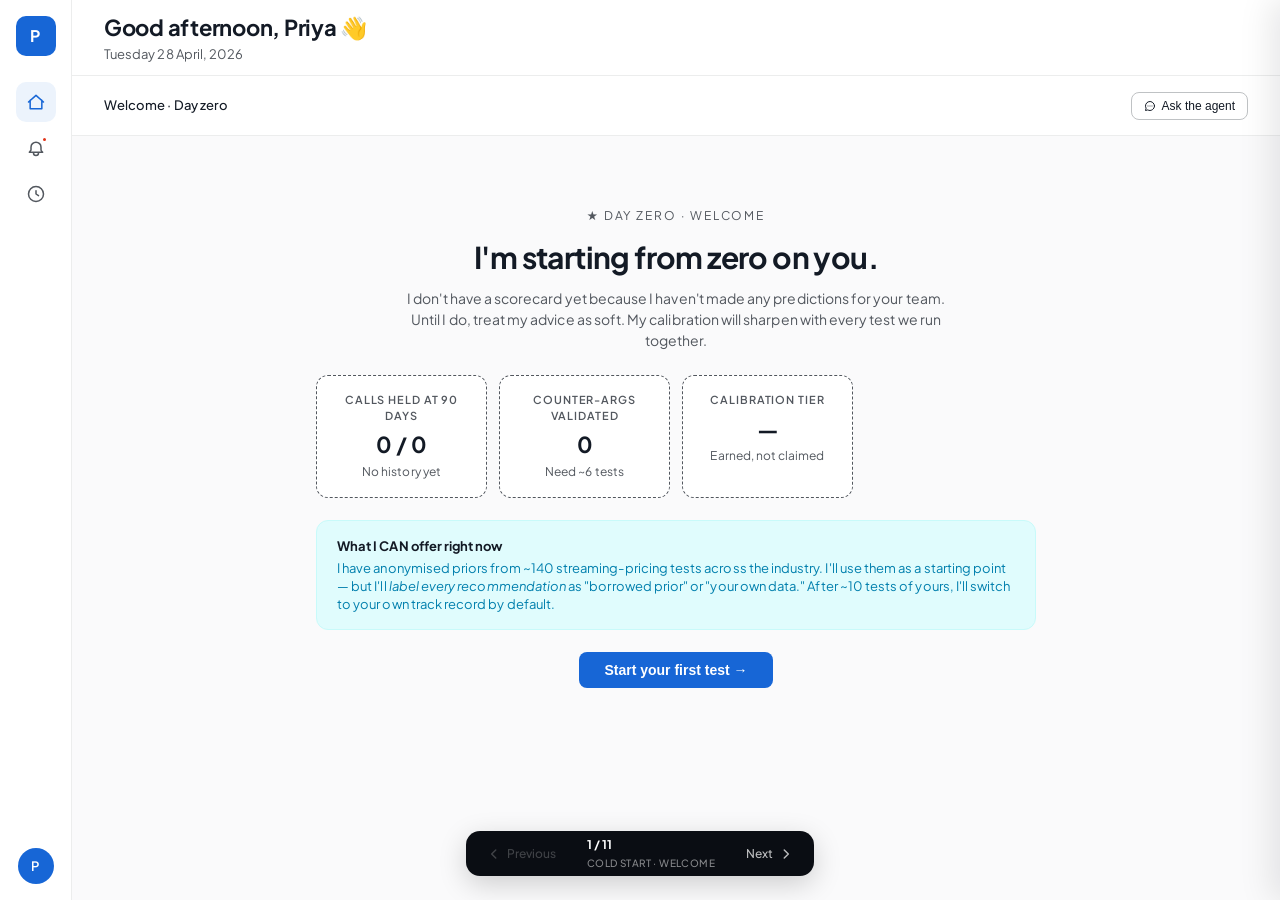
<file: agentic-pricing/index.html>
<!DOCTYPE html>
<html lang="en">
<head>
<meta charset="UTF-8" />
<title>PriceLab — Interactive Prototype</title>
<link rel="preconnect" href="https://fonts.googleapis.com">
<link rel="preconnect" href="https://fonts.gstatic.com" crossorigin>
<link href="https://fonts.googleapis.com/css2?family=Plus+Jakarta+Sans:wght@400;500;600;700;800&display=swap" rel="stylesheet">
<style>
  /* ======================================
     LoKey Design Tokens
     ====================================== */
  :root {
    /* Primary */
    --primary-500: #1766D6;
    --primary-600: #104EB8;

    /* Neutral */
    --n-0: #FFFFFF;
    --n-50: #FAFAFB;
    --n-100: #ECEDED;
    --n-200: #BFC2C4;
    --n-400: #52575E;
    --n-900: #131A25;
    --n-950: #0A0D13;

    /* Success */
    --s-50: #E9FCE5;
    --s-200: #B6F1A5;
    --s-500: #4CAF47;
    --s-700: #1A7A1E;
    --s-900: #043A1A;

    /* Info */
    --i-50: #E0FCFD;
    --i-200: #C8FAFA;
    --i-400: #5CD4E6;
    --i-500: #33AFCD;
    --i-600: #007FAD;

    /* Warning */
    --w-50: #FEF2CB;
    --w-200: #F9C963;
    --w-600: #CB7100;
    --w-700: #AA5800;

    /* Destructive */
    --d-200: #FCC3A1;
    --d-500: #E23318;
    --d-600: #C21B11;
    --d-700: #A20C0F;

    /* Layout */
    --sidebar-w: 72px;
    --topbar-h: 76px;
    --subbar-h: 60px;
  }

  * { box-sizing: border-box; margin: 0; padding: 0; }
  html, body { height: 100%; }
  body {
    background: var(--n-50);
    color: var(--n-900);
    font-family: "Plus Jakarta Sans", -apple-system, BlinkMacSystemFont, "Segoe UI", Helvetica, Arial, sans-serif;
    font-size: 14px;
    line-height: 1.4;
    letter-spacing: 0.004em;
    overflow: hidden;
  }

  /* ======================================
     App Shell
     ====================================== */
  .app {
    display: grid;
    grid-template-columns: var(--sidebar-w) 1fr;
    height: 100vh;
  }

  /* Sidebar */
  .sidebar {
    background: var(--n-0);
    border-right: 1px solid var(--n-100);
    display: flex;
    flex-direction: column;
    align-items: center;
    padding: 16px 0;
  }
  .sidebar .logo {
    width: 40px; height: 40px;
    background: var(--primary-500);
    border-radius: 10px;
    display: flex;
    align-items: center;
    justify-content: center;
    color: var(--n-0);
    font-weight: 700;
    font-size: 16px;
    margin-bottom: 18px;
  }
  .sidebar .nav {
    display: flex;
    flex-direction: column;
    gap: 6px;
    flex: 1;
    padding-top: 8px;
  }
  .nav-btn {
    width: 40px; height: 40px;
    border-radius: 10px;
    display: flex;
    align-items: center;
    justify-content: center;
    color: var(--n-400);
    cursor: pointer;
    position: relative;
    transition: all 0.12s ease;
  }
  .nav-btn:hover { background: rgba(19, 26, 37, 0.04); color: var(--n-900); }
  .nav-btn.active { background: rgba(23, 102, 214, 0.08); color: var(--primary-500); }
  .nav-btn .dot {
    position: absolute;
    top: 8px; right: 8px;
    width: 7px; height: 7px;
    background: var(--d-500);
    border-radius: 50%;
    border: 2px solid var(--n-0);
  }
  .nav-btn svg { width: 20px; height: 20px; }
  .sidebar .user-avatar {
    width: 36px; height: 36px;
    background: var(--primary-500);
    border-radius: 50%;
    display: flex;
    align-items: center;
    justify-content: center;
    color: var(--n-0);
    font-weight: 600;
    font-size: 13px;
    cursor: pointer;
  }

  /* Main */
  .main {
    display: flex;
    flex-direction: column;
    overflow: hidden;
  }

  /* Top bar */
  .topbar {
    height: var(--topbar-h);
    padding: 0 32px;
    background: var(--n-0);
    border-bottom: 1px solid var(--n-100);
    display: flex;
    align-items: center;
    justify-content: space-between;
    flex-shrink: 0;
  }
  .greeting h1 {
    font-size: 22px;
    font-weight: 700;
    letter-spacing: -0.012em;
    color: var(--n-900);
    margin-bottom: 2px;
  }
  .greeting .date {
    font-size: 13px;
    color: var(--n-400);
  }
  .top-tabs {
    display: flex;
    align-items: center;
    gap: 6px;
  }
  .top-tab-label {
    font-size: 11px;
    color: var(--n-400);
    font-weight: 600;
    letter-spacing: 0.08em;
    text-transform: uppercase;
    padding-right: 14px;
    border-right: 1px solid var(--n-100);
    margin-right: 8px;
  }
  .tab {
    padding: 8px 14px;
    border-radius: 8px;
    font-size: 13px;
    color: var(--n-900);
    cursor: pointer;
    display: flex;
    align-items: center;
    gap: 8px;
    font-weight: 500;
    transition: all 0.12s ease;
  }
  .tab:hover { background: rgba(19, 26, 37, 0.04); }
  .tab.active {
    background: var(--primary-500);
    color: var(--n-0);
    font-weight: 600;
  }
  .tab svg { width: 14px; height: 14px; }

  /* Sub bar */
  .subbar {
    height: var(--subbar-h);
    padding: 0 32px;
    background: var(--n-0);
    border-bottom: 1px solid var(--n-100);
    display: flex;
    align-items: center;
    justify-content: space-between;
    flex-shrink: 0;
  }
  .subbar-left, .subbar-right {
    display: flex;
    align-items: center;
    gap: 8px;
  }
  .subbar-label {
    font-size: 13px;
    color: var(--n-900);
    margin-right: 4px;
  }
  .subbar-context {
    font-size: 13px;
    color: var(--n-900);
    font-weight: 500;
  }
  .subbar-context .day {
    color: var(--n-400);
    font-weight: 400;
    margin-left: 8px;
  }
  .chip {
    padding: 6px 12px;
    border-radius: 8px;
    font-size: 12px;
    font-weight: 500;
    cursor: pointer;
    display: inline-flex;
    align-items: center;
    gap: 6px;
    border: 1px solid transparent;
    transition: all 0.12s ease;
    white-space: nowrap;
  }
  .chip.filled {
    background: rgba(23, 102, 214, 0.08);
    color: var(--primary-500);
    border: 1px solid rgba(23, 102, 214, 0.50);
  }
  .chip.outline {
    background: var(--n-0);
    color: var(--n-900);
    border: 1px solid var(--n-200);
  }
  .chip.outline:hover { background: rgba(19, 26, 37, 0.04); }
  .chip-meta {
    color: var(--n-400);
    font-size: 12px;
    margin-left: 6px;
  }
  .chip svg { width: 12px; height: 12px; }

  /* Content area */
  .content {
    flex: 1;
    overflow-y: auto;
    padding: 32px;
  }
  .container {
    max-width: 1040px;
    margin: 0 auto;
  }

  /* ======================================
     Building blocks
     ====================================== */
  .card {
    background: var(--n-0);
    border: 1px solid var(--n-100);
    border-radius: 12px;
    padding: 24px;
  }
  .card-tight { padding: 18px 20px; }
  .card-loose { padding: 32px 36px; }

  .stack { display: flex; flex-direction: column; gap: 16px; }
  .stack-sm { gap: 8px; }
  .stack-lg { gap: 24px; }

  .row { display: flex; align-items: center; gap: 12px; }
  .row-between { justify-content: space-between; }
  .row-center { justify-content: center; }

  /* Buttons */
  .btn {
    height: 36px;
    padding: 0 16px;
    border-radius: 8px;
    font-size: 13px;
    font-weight: 600;
    border: 1px solid transparent;
    cursor: pointer;
    display: inline-flex;
    align-items: center;
    justify-content: center;
    gap: 8px;
    transition: all 0.12s ease;
    white-space: nowrap;
  }
  .btn:disabled, .btn.disabled {
    cursor: not-allowed;
    opacity: 0.4;
  }
  .btn.primary {
    background: var(--primary-500);
    color: var(--n-0);
  }
  .btn.primary:hover { background: var(--primary-600); }
  .btn.tertiary {
    background: var(--n-0);
    color: var(--n-900);
    border-color: var(--n-900);
  }
  .btn.tertiary:hover { background: rgba(19, 26, 37, 0.04); }
  .btn.outlined {
    background: var(--n-0);
    color: var(--primary-500);
    border-color: var(--primary-500);
  }
  .btn.outlined:hover { background: rgba(23, 102, 214, 0.04); }
  .btn.ghost {
    background: transparent;
    color: var(--primary-500);
  }
  .btn.ghost:hover { background: rgba(23, 102, 214, 0.04); }
  .btn.destructive {
    background: var(--n-0);
    color: var(--d-600);
    border-color: var(--d-200);
  }
  .btn.destructive:hover { background: rgba(226, 51, 24, 0.04); }
  .btn.lg { height: 44px; padding: 0 22px; font-size: 14px; }
  .btn.sm { height: 32px; padding: 0 12px; font-size: 12px; }

  /* Type */
  .h-display { font-size: 32px; font-weight: 700; letter-spacing: -0.016em; line-height: 1.2; }
  .h1 { font-size: 24px; font-weight: 700; letter-spacing: -0.012em; line-height: 1.25; }
  .h2 { font-size: 18px; font-weight: 600; letter-spacing: -0.008em; line-height: 1.3; }
  .h3 { font-size: 15px; font-weight: 600; line-height: 1.35; }
  .text-lg { font-size: 16px; line-height: 1.5; }
  .text { font-size: 14px; line-height: 1.5; }
  .text-sm { font-size: 13px; line-height: 1.45; }
  .text-xs { font-size: 12px; line-height: 1.4; }
  .text-uppercase {
    font-size: 11px;
    letter-spacing: 0.1em;
    text-transform: uppercase;
    font-weight: 600;
  }
  .muted { color: var(--n-400); }
  .strong { color: var(--n-900); }
  .accent { color: var(--primary-500); }

  /* Status pills */
  .pill {
    display: inline-flex;
    align-items: center;
    gap: 4px;
    padding: 4px 10px;
    border-radius: 999px;
    font-size: 11px;
    font-weight: 600;
    letter-spacing: 0.02em;
  }
  .pill.success { background: var(--s-50); color: var(--s-700); }
  .pill.warning { background: var(--w-50); color: var(--w-700); }
  .pill.info { background: var(--i-50); color: var(--i-600); }
  .pill.destructive { background: rgba(226, 51, 24, 0.08); color: var(--d-600); }
  .pill.neutral { background: var(--n-100); color: var(--n-900); }
  .pill .dot {
    width: 6px; height: 6px;
    border-radius: 50%;
    background: currentColor;
  }

  /* Confidence chip — semantic color by score */
  .conf-chip {
    display: inline-flex;
    align-items: center;
    gap: 6px;
    padding: 4px 10px;
    border-radius: 999px;
    font-size: 11px;
    font-weight: 500;
    letter-spacing: 0.01em;
    border: 1px solid transparent;
  }
  .conf-chip strong { font-weight: 700; }
  .conf-chip .dot {
    width: 6px; height: 6px;
    border-radius: 50%;
    background: currentColor;
  }
  .conf-chip.success { background: var(--s-50); color: var(--s-700); border-color: var(--s-200); }
  .conf-chip.warning { background: var(--w-50); color: var(--w-700); border-color: var(--w-200); }
  .conf-chip.danger  { background: rgba(226, 51, 24, 0.08); color: var(--d-600); border-color: var(--d-200); }

  /* Hero illustration card (matches IDfy reference) */
  .hero-illustration {
    background: rgba(23, 102, 214, 0.04);
    border: 1px dashed rgba(23, 102, 214, 0.20);
    border-radius: 12px;
    height: 180px;
    display: flex;
    align-items: center;
    justify-content: center;
    color: var(--primary-500);
  }
  .hero-illustration .ill-icon {
    width: 48px; height: 48px;
    background: rgba(23, 102, 214, 0.10);
    border-radius: 12px;
    display: flex;
    align-items: center;
    justify-content: center;
  }

  .empty-icon {
    width: 56px; height: 56px;
    background: rgba(23, 102, 214, 0.08);
    border-radius: 14px;
    display: flex;
    align-items: center;
    justify-content: center;
    color: var(--primary-500);
    margin: 0 auto 18px;
  }

  /* Suggestion card */
  .suggest-card {
    background: var(--n-0);
    border: 1px solid var(--n-100);
    border-radius: 12px;
    padding: 18px 20px;
    cursor: pointer;
    transition: all 0.15s ease;
  }
  .suggest-card:hover { border-color: var(--n-400); transform: translateY(-1px); }
  .suggest-card.featured {
    border: 1px solid rgba(23, 102, 214, 0.40);
    background: rgba(23, 102, 214, 0.02);
  }

  /* Confidence bars */
  .conf {
    display: grid;
    grid-template-columns: 220px 1fr 50px;
    gap: 14px;
    align-items: center;
    padding: 8px 0;
  }
  .conf .label { font-size: 13px; color: var(--n-900); }
  .conf .label strong { font-weight: 600; }
  .conf .track {
    height: 8px;
    background: var(--n-100);
    border-radius: 4px;
    overflow: hidden;
  }
  .conf .fill {
    height: 100%;
    border-radius: 4px;
  }
  .conf .fill.pick { background: var(--primary-500); }
  .conf .fill.dissent { background: var(--w-600); }
  .conf .pct {
    text-align: right;
    font-size: 13px;
    font-weight: 700;
  }
  .conf .pct.pick { color: var(--primary-500); }
  .conf .pct.dissent { color: var(--w-600); }

  /* Stat tile */
  .stat-grid {
    display: grid;
    grid-template-columns: repeat(4, 1fr);
    gap: 12px;
  }
  .stat-grid.three { grid-template-columns: repeat(3, 1fr); }
  .stat {
    background: var(--n-0);
    border: 1px solid var(--n-100);
    border-radius: 12px;
    padding: 16px;
  }
  .stat .lbl { font-size: 11px; color: var(--n-400); text-transform: uppercase; letter-spacing: 0.08em; font-weight: 600; }
  .stat .val { font-size: 22px; font-weight: 700; margin-top: 6px; letter-spacing: -0.008em; color: var(--n-900); }
  .stat .val.success { color: var(--s-700); }
  .stat .val.warning { color: var(--w-600); }
  .stat .val.dest { color: var(--d-600); }
  .stat .sub { font-size: 12px; color: var(--n-400); margin-top: 4px; }

  /* Memo grid */
  .memo-grid {
    display: grid;
    grid-template-columns: 1.5fr 1fr;
    gap: 20px;
  }
  .memo-section { margin-bottom: 18px; }
  .memo-section:last-child { margin-bottom: 0; }
  .section-label {
    font-size: 11px;
    letter-spacing: 0.08em;
    text-transform: uppercase;
    color: var(--n-400);
    font-weight: 600;
    margin-bottom: 8px;
  }
  .ai-fill {
    background: rgba(23, 102, 214, 0.04);
    border: 1px solid rgba(23, 102, 214, 0.16);
    border-radius: 8px;
    padding: 12px 14px;
    font-size: 13px;
    color: var(--n-900);
    line-height: 1.55;
  }
  .ai-fill::before {
    content: "✦ Suggested by agent · editable";
    display: block;
    font-size: 10px;
    color: var(--primary-500);
    text-transform: uppercase;
    letter-spacing: 0.08em;
    font-weight: 600;
    margin-bottom: 6px;
  }
  .field {
    background: var(--n-50);
    border: 1px solid var(--n-100);
    border-radius: 8px;
    padding: 12px 14px;
    font-size: 13px;
    color: var(--n-900);
  }

  .options { display: flex; flex-direction: column; gap: 6px; }
  .option {
    border: 1px solid var(--n-100);
    border-radius: 8px;
    padding: 10px 14px;
    font-size: 13px;
    color: var(--n-900);
    cursor: pointer;
    transition: all 0.12s ease;
    background: var(--n-0);
  }
  .option:hover { border-color: var(--primary-500); }
  .option.selected {
    background: rgba(23, 102, 214, 0.08);
    border-color: var(--primary-500);
    color: var(--primary-500);
    font-weight: 500;
  }
  .option.empty {
    border-style: dashed;
    color: var(--n-400);
    background: var(--n-0);
  }

  .pill-options { display: flex; flex-wrap: wrap; gap: 6px; }
  .pill-opt {
    border: 1px solid var(--n-100);
    border-radius: 999px;
    padding: 6px 14px;
    font-size: 12px;
    color: var(--n-900);
    cursor: pointer;
    background: var(--n-0);
    transition: all 0.12s ease;
  }
  .pill-opt:hover { border-color: var(--primary-500); }
  .pill-opt.selected {
    background: var(--primary-500);
    color: var(--n-0);
    border-color: var(--primary-500);
    font-weight: 500;
  }
  .pill-opt.empty { border-style: dashed; color: var(--n-400); }

  /* Two-col bull/bear */
  .two-col {
    display: grid;
    grid-template-columns: 1fr 1fr;
    gap: 12px;
  }
  .col {
    background: var(--n-0);
    border: 1px solid var(--n-100);
    border-radius: 12px;
    padding: 16px 18px;
  }
  .col.bull, .col.bear { background: var(--n-0); border-color: var(--n-100); }
  .col-label {
    display: inline-flex;
    align-items: center;
    gap: 6px;
    font-size: 11px;
    text-transform: uppercase;
    letter-spacing: 0.08em;
    font-weight: 600;
    margin-bottom: 8px;
    color: var(--n-400);
  }
  .col-label::before {
    content: "";
    width: 6px;
    height: 6px;
    border-radius: 50%;
    background: var(--n-200);
  }
  .col.bull .col-label::before { background: var(--s-500); }
  .col.bear .col-label::before { background: var(--w-600); }
  .col h6 { font-size: 14px; font-weight: 600; margin-bottom: 6px; color: var(--n-900); }
  .col p { font-size: 13px; line-height: 1.55; color: var(--n-900); }

  /* Stop rule · quiet card with small accent label */
  .stop-rule {
    background: var(--n-0);
    border: 1px solid var(--n-100);
    border-radius: 12px;
    padding: 18px 22px;
  }
  .stop-rule .stop-label {
    display: inline-flex;
    align-items: center;
    gap: 6px;
    font-size: 11px;
    text-transform: uppercase;
    letter-spacing: 0.1em;
    color: var(--n-400);
    font-weight: 600;
    margin-bottom: 10px;
  }
  .stop-rule .stop-label::before {
    content: "";
    width: 6px;
    height: 6px;
    border-radius: 50%;
    background: var(--w-600);
  }
  .stop-rule .stop-quote {
    font-size: 14px;
    line-height: 1.65;
    color: var(--n-900);
  }
  .stop-rule .stop-quote strong { color: var(--n-900); font-weight: 600; }
  .stop-rule .goalpost {
    color: var(--n-900);
    font-weight: 600;
    display: inline-block;
    margin-top: 6px;
  }
  .stop-rule .ack {
    margin-top: 12px;
    padding: 9px 13px;
    background: var(--n-50);
    border: 1px solid var(--n-100);
    border-radius: 6px;
    font-size: 12px;
    color: var(--n-900);
    display: flex;
    align-items: center;
    gap: 6px;
    font-weight: 500;
  }
  .stop-rule .ack svg { color: var(--s-500); }

  /* Commit card — slide 7 plain-language wait commitment */
  .commit-card {
    background: var(--w-50);
    border: 1px solid var(--w-200);
    border-radius: 12px;
    padding: 18px 22px;
  }
  .commit-card .commit-pill {
    display: inline-flex;
    align-items: center;
    gap: 6px;
    padding: 4px 10px;
    background: var(--n-0);
    border: 1px solid var(--w-200);
    color: var(--w-700);
    border-radius: 999px;
    font-size: 11px;
    font-weight: 700;
    letter-spacing: 0.04em;
    text-transform: uppercase;
    margin-bottom: 14px;
  }
  .commit-card .commit-pill .dot {
    width: 6px; height: 6px; border-radius: 50%;
    background: var(--w-600);
  }
  .commit-card .commit-rules {
    list-style: none;
    margin: 0; padding: 0;
    display: flex; flex-direction: column; gap: 8px;
  }
  .commit-card .commit-rules li {
    display: flex; gap: 10px;
    font-size: 13px;
    color: var(--n-900);
    line-height: 1.55;
  }
  .commit-card .commit-rules .rule-bullet {
    flex-shrink: 0;
    width: 22px;
    font-weight: 700;
    font-size: 14px;
    text-align: center;
    line-height: 1.5;
  }
  .commit-card .commit-rules .rule-bullet.up { color: var(--s-700); }
  .commit-card .commit-rules .rule-bullet.down { color: var(--d-600); }
  .commit-card .commit-rules .rule-bullet.hold { color: var(--w-700); }
  .commit-card .commit-rules strong { font-weight: 600; color: var(--n-900); }
  .commit-card .commit-ack {
    margin-top: 14px;
    padding-top: 14px;
    border-top: 1px solid var(--w-200);
    display: flex;
    align-items: flex-start;
    gap: 10px;
    cursor: pointer;
    user-select: none;
  }
  .commit-card .commit-ack input[type="checkbox"] {
    appearance: none;
    -webkit-appearance: none;
    width: 18px; height: 18px;
    border: 1.5px solid var(--w-600);
    border-radius: 4px;
    cursor: pointer;
    flex-shrink: 0;
    position: relative;
    margin-top: 1px;
    background: var(--n-0);
    transition: all 0.15s;
  }
  .commit-card .commit-ack input[type="checkbox"]:checked {
    background: var(--w-600);
    border-color: var(--w-600);
  }
  .commit-card .commit-ack input[type="checkbox"]:checked::after {
    content: "";
    position: absolute;
    left: 5px; top: 1px;
    width: 5px; height: 10px;
    border: solid var(--n-0);
    border-width: 0 2px 2px 0;
    transform: rotate(45deg);
  }
  .commit-card .commit-ack-label {
    font-size: 12px;
    color: var(--n-900);
    line-height: 1.5;
  }
  .commit-card .commit-ack-label strong { font-weight: 600; }

  /* Watch chart — slide 8 single-signal monitor */
  .watch-chart {
    margin-top: 14px;
    width: 100%;
  }
  .watch-chart svg { width: 100%; height: auto; display: block; }

  /* Action group (decision) */
  .action-group {
    display: grid;
    grid-template-columns: 1.4fr 1fr 1fr;
    gap: 10px;
  }
  .action-btn {
    border-radius: 10px;
    padding: 14px 16px;
    text-align: left;
    cursor: pointer;
    transition: all 0.12s ease;
    border: 1px solid transparent;
  }
  .action-btn .a-label {
    font-size: 14px;
    font-weight: 600;
    margin-bottom: 4px;
  }
  .action-btn .a-meta {
    font-size: 11px;
    opacity: 0.75;
  }
  .action-btn.primary {
    background: var(--primary-500);
    color: var(--n-0);
  }
  .action-btn.primary:hover { background: var(--primary-600); }
  .action-btn.locked {
    background: var(--n-100);
    color: var(--n-400);
    pointer-events: none;
    cursor: not-allowed;
  }
  .action-btn.locked:hover { background: var(--n-100); }
  .action-btn.secondary {
    background: var(--n-0);
    color: var(--n-900);
    border-color: var(--n-400);
  }
  .action-btn.secondary:hover { background: var(--n-50); }
  .action-btn.dest {
    background: var(--n-0);
    color: var(--d-600);
    border-color: var(--d-200);
  }
  .action-btn.dest:hover { background: rgba(226, 51, 24, 0.04); }

  /* Heads up — small inline info note */
  .heads-up {
    background: transparent;
    border: none;
    border-top: 1px dashed var(--n-100);
    border-bottom: 1px dashed var(--n-100);
    border-radius: 0;
    padding: 8px 2px;
    font-size: 12px;
    color: var(--n-400);
    line-height: 1.5;
    display: flex;
    gap: 8px;
    align-items: flex-start;
  }
  .heads-up strong { color: var(--n-900); font-weight: 600; }
  .heads-up .icon {
    flex-shrink: 0;
    width: 14px;
    margin-top: 2px;
    color: var(--w-600);
  }
  .heads-up.success {
    color: var(--n-400);
  }
  .heads-up.success .icon { color: var(--s-500); }

  /* Test row */
  .test-list { background: var(--n-0); border: 1px solid var(--n-100); border-radius: 12px; overflow: hidden; }
  .list-head {
    padding: 14px 20px;
    border-bottom: 1px solid var(--n-100);
    display: flex;
    align-items: center;
    justify-content: space-between;
  }
  .test-row {
    padding: 14px 20px;
    border-bottom: 1px solid var(--n-100);
    display: grid;
    grid-template-columns: 2fr 100px 220px 100px;
    gap: 14px;
    align-items: center;
    cursor: pointer;
    transition: background 0.12s ease;
  }
  .test-row:last-child { border-bottom: none; }
  .test-row:hover { background: var(--n-50); }
  .test-row .name { font-size: 14px; font-weight: 500; }
  .test-row .name small { display: block; color: var(--n-400); font-size: 12px; font-weight: 400; margin-top: 2px; }
  .test-row .day { font-size: 12px; color: var(--n-400); }

  .mini-conf {
    display: grid;
    grid-template-columns: 1fr 36px;
    gap: 8px;
    align-items: center;
  }
  .mini-conf .track {
    height: 5px;
    background: var(--n-100);
    border-radius: 3px;
    overflow: hidden;
  }
  .mini-conf .fill {
    height: 100%;
    background: var(--primary-500);
  }
  .mini-conf .fill.warn { background: var(--w-600); }
  .mini-conf .pct { font-size: 12px; font-weight: 600; text-align: right; }

  /* Ticker */
  .ticker { background: var(--n-0); border: 1px solid var(--n-100); border-radius: 12px; overflow: hidden; }
  .ticker-feed { padding: 16px 20px; }
  .ticker-item {
    border-left: 3px solid transparent;
    padding: 10px 14px;
    margin: 6px 0;
    background: var(--n-50);
    border-radius: 0 8px 8px 0;
    font-size: 13px;
  }
  .ticker-item.bear { border-left-color: var(--w-600); }
  .ticker-item.bull { border-left-color: var(--s-500); }
  .ticker-item.neutral { border-left-color: var(--primary-500); }
  .ticker-item .when { font-size: 11px; color: var(--n-400); margin-bottom: 4px; }

  /* Step indicator floating bottom */
  .step-bar {
    position: fixed;
    bottom: 24px;
    left: 50%;
    transform: translateX(-50%);
    background: var(--n-950);
    color: var(--n-0);
    border-radius: 14px;
    padding: 6px;
    display: flex;
    align-items: center;
    gap: 4px;
    z-index: 100;
    box-shadow: 0 8px 28px rgba(0,0,0,0.18);
  }
  .step-bar .step-pill {
    padding: 8px 14px;
    border-radius: 10px;
    font-size: 12px;
    font-weight: 500;
    color: rgba(255,255,255,0.72);
    cursor: pointer;
    display: flex;
    align-items: center;
    gap: 6px;
    transition: all 0.15s ease;
    background: transparent;
    border: 1px solid transparent;
    font-family: inherit;
    line-height: 1;
  }
  .step-bar .step-pill:hover {
    color: var(--n-0);
    background: rgba(255,255,255,0.10);
    border-color: rgba(255,255,255,0.14);
  }
  .step-bar .step-pill:active {
    background: rgba(255,255,255,0.16);
  }
  .step-bar .step-pill:disabled,
  .step-bar .step-pill.disabled {
    opacity: 0.3;
    cursor: not-allowed;
    pointer-events: none;
  }
  .step-bar .step-pill svg { flex-shrink: 0; }
  .step-bar .step-info {
    padding: 0 12px;
    font-size: 12px;
    color: rgba(255,255,255,0.85);
    font-weight: 500;
    white-space: nowrap;
  }
  .step-bar .step-info strong { color: var(--n-0); font-weight: 700; }
  .step-bar .step-info .meta { display: block; font-size: 10px; color: rgba(255,255,255,0.5); margin-top: 2px; letter-spacing: 0.04em; text-transform: uppercase; }

  /* Help button */
  .help-btn {
    position: fixed;
    bottom: 24px;
    right: 24px;
    width: 44px; height: 44px;
    border-radius: 50%;
    background: var(--n-950);
    color: var(--n-0);
    display: flex;
    align-items: center;
    justify-content: center;
    cursor: pointer;
    box-shadow: 0 4px 12px rgba(0,0,0,0.12);
    z-index: 100;
  }

  /* Modal */
  .modal-bg {
    position: fixed;
    inset: 0;
    background: rgba(10, 13, 19, 0.55);
    display: flex;
    align-items: center;
    justify-content: center;
    z-index: 200;
    padding: 24px;
  }
  .modal {
    background: var(--n-0);
    border-radius: 12px;
    width: 520px;
    max-width: 100%;
    overflow: hidden;
    box-shadow: 0 20px 60px rgba(10, 13, 19, 0.3);
  }
  .modal-head {
    padding: 22px 26px 14px;
  }
  .modal-head h4 { font-size: 18px; font-weight: 700; letter-spacing: -0.008em; }
  .modal-head p { color: var(--n-400); font-size: 13px; margin-top: 6px; }
  .modal-body { padding: 0 26px 18px; }
  .modal-foot {
    padding: 16px 26px;
    border-top: 1px solid var(--n-100);
    background: var(--n-50);
    display: flex;
    justify-content: flex-end;
    gap: 8px;
  }

  /* ====== LAUNCH-CONFIRM MODAL · wide variant with preview ====== */
  .modal.modal-wide { width: 680px; }
  .modal.modal-wide .modal-body {
    max-height: 64vh;
    overflow-y: auto;
    padding-top: 6px;
  }

  .preview-card {
    background: var(--n-0);
    border: 1px solid var(--n-100);
    border-radius: 12px;
    margin-bottom: 16px;
    overflow: hidden;
  }
  .preview-card .preview-head {
    padding: 12px 18px;
    border-bottom: 1px solid var(--n-100);
    background: var(--n-50);
    display: flex;
    justify-content: space-between;
    align-items: center;
  }
  .preview-card .preview-head h5 {
    margin: 0;
    font-size: 11px;
    text-transform: uppercase;
    letter-spacing: 0.14em;
    color: var(--primary-500);
    font-weight: 700;
  }
  .preview-card .preview-head .meta {
    font-size: 11px;
    color: var(--n-500);
    font-weight: 500;
  }
  .preview-row {
    padding: 14px 18px;
    border-bottom: 1px solid var(--n-100);
    display: grid;
    grid-template-columns: 1fr auto;
    gap: 14px;
    align-items: start;
  }
  .preview-row:last-child { border-bottom: none; }
  .preview-row .field-label {
    font-size: 10px;
    text-transform: uppercase;
    letter-spacing: 0.12em;
    color: var(--n-500);
    font-weight: 700;
    margin-bottom: 4px;
  }
  .preview-row .field-value {
    font-size: 13px;
    color: var(--n-900);
    line-height: 1.5;
  }
  .preview-row .edit-link {
    font-size: 11px;
    color: var(--primary-500);
    background: none;
    border: 1px solid transparent;
    font-family: inherit;
    font-weight: 600;
    padding: 4px 9px;
    border-radius: 6px;
    align-self: start;
    cursor: pointer;
    transition: all 0.12s ease;
  }
  .preview-row .edit-link:hover {
    background: rgba(23, 102, 214, 0.06);
    border-color: rgba(23, 102, 214, 0.2);
  }
  .preview-row .edit-link::before { content: "✎ "; }

  .commitment-block {
    background: var(--w-50);
    border: 1px solid var(--w-200);
    border-left: 4px solid var(--w-600);
    border-radius: 12px;
    padding: 18px 22px;
  }
  .commitment-block .c-label {
    font-size: 10px;
    text-transform: uppercase;
    letter-spacing: 0.14em;
    color: var(--w-700);
    font-weight: 700;
    margin-bottom: 10px;
  }
  .commitment-block .c-quote {
    color: var(--n-900);
    font-size: 13px;
    line-height: 1.65;
    font-style: italic;
  }
  .commitment-block .c-quote strong { color: var(--n-900); font-weight: 600; font-style: normal; }
  .commitment-block .c-quote .goalpost {
    color: var(--w-700);
    font-weight: 700;
    font-style: normal;
    display: inline-block;
    margin-top: 4px;
  }
  .commitment-block .c-ack {
    margin-top: 14px;
    padding-top: 14px;
    border-top: 1px solid var(--w-200);
    display: flex;
    align-items: flex-start;
    gap: 10px;
    cursor: pointer;
    user-select: none;
  }
  .commitment-block .c-ack input[type="checkbox"] {
    appearance: none;
    -webkit-appearance: none;
    width: 18px; height: 18px;
    border: 1.5px solid var(--w-600);
    border-radius: 4px;
    cursor: pointer;
    flex-shrink: 0;
    position: relative;
    margin-top: 1px;
    background: var(--n-0);
    transition: all 0.15s;
  }
  .commitment-block .c-ack input[type="checkbox"]:checked {
    background: var(--w-600);
    border-color: var(--w-600);
  }
  .commitment-block .c-ack input[type="checkbox"]:checked::after {
    content: "";
    position: absolute;
    left: 5px; top: 1px;
    width: 5px; height: 10px;
    border: solid var(--n-0);
    border-width: 0 2px 2px 0;
    transform: rotate(45deg);
  }
  .commitment-block .c-ack-label {
    font-size: 12px;
    color: var(--n-700);
    line-height: 1.5;
  }
  .commitment-block .c-ack-label strong { color: var(--n-900); font-weight: 600; }

  .btn.primary[aria-disabled="true"] {
    background: var(--n-100);
    color: var(--n-400);
    cursor: not-allowed;
    pointer-events: none;
    border-color: var(--n-100);
    box-shadow: none;
  }

  /* Memo / decision page */
  .decision-card {
    background: var(--n-0);
    border: 1px solid var(--n-100);
    border-radius: 12px;
    padding: 28px 32px;
  }
  .decision-head {
    border-bottom: 1px solid var(--n-100);
    padding-bottom: 18px;
    margin-bottom: 20px;
  }
  .decision-head .tag {
    display: inline-flex;
    align-items: center;
    gap: 6px;
    padding: 4px 10px;
    background: var(--w-50);
    color: var(--w-700);
    border: 1px solid var(--w-200);
    border-radius: 999px;
    font-size: 11px;
    font-weight: 700;
    letter-spacing: 0.06em;
    text-transform: uppercase;
  }
  .decision-head .tag::before {
    content: "";
    width: 6px;
    height: 6px;
    border-radius: 50%;
    background: var(--w-600);
  }
  .decision-head .tag.success {
    background: var(--s-50);
    color: var(--s-700);
    border-color: var(--s-200);
  }
  .decision-head .tag.success::before { background: var(--s-500); }
  .decision-head h2 {
    font-size: 22px;
    font-weight: 700;
    letter-spacing: -0.012em;
    margin-top: 12px;
    color: var(--n-900);
  }
  .decision-head .mood {
    font-size: 13px;
    color: var(--n-400);
    margin-top: 8px;
    font-weight: 500;
  }
  .decision-head .mood.success { color: var(--n-400); }

  /* Replay timeline */
  .timeline {
    display: flex;
    flex-direction: column;
  }
  .tl-item {
    display: grid;
    grid-template-columns: 90px 24px 1fr;
    gap: 16px;
    padding: 14px 0;
    border-bottom: 1px solid var(--n-100);
    align-items: flex-start;
  }
  .tl-item:last-child { border-bottom: none; }
  .tl-item .when { font-size: 12px; color: var(--n-400); padding-top: 2px; font-weight: 500; }
  .tl-item .marker {
    width: 12px; height: 12px;
    border-radius: 50%;
    background: var(--primary-500);
    margin: 5px auto 0;
    box-shadow: 0 0 0 4px rgba(23, 102, 214, 0.12);
  }
  .tl-item.hero .marker { background: var(--w-600); box-shadow: 0 0 0 4px rgba(203, 113, 0, 0.18); }
  .tl-item.win .marker { background: var(--s-500); box-shadow: 0 0 0 4px rgba(76, 175, 71, 0.18); }
  .tl-item .what strong { display: block; font-size: 13px; font-weight: 600; }
  .tl-item .what small { display: block; color: var(--n-400); font-size: 12px; margin-top: 3px; }

  /* Banner — armed stop rule (quiet) */
  .banner-armed {
    background: var(--n-0);
    border: 1px solid var(--n-100);
    color: var(--n-900);
    border-radius: 12px;
    padding: 18px 22px;
  }
  .banner-armed .a-tag {
    display: inline-flex;
    align-items: center;
    gap: 6px;
    background: var(--n-50);
    color: var(--n-400);
    border: 1px solid var(--n-100);
    padding: 4px 10px;
    border-radius: 999px;
    font-size: 11px;
    font-weight: 600;
    text-transform: uppercase;
    letter-spacing: 0.06em;
  }
  .banner-armed .a-tag::before {
    content: "";
    width: 6px;
    height: 6px;
    border-radius: 50%;
    background: var(--w-600);
  }
  .banner-armed h5 { font-size: 15px; font-weight: 700; margin-top: 10px; color: var(--n-900); letter-spacing: -0.005em; }
  .banner-armed p { font-size: 13px; color: var(--n-900); margin-top: 4px; line-height: 1.55; }
  .banner-armed strong { color: var(--n-900); font-weight: 600; }

  /* Outcome */
  .outcome-banner {
    background: var(--s-50);
    border: 1px solid var(--s-200);
    border-radius: 12px;
    padding: 22px 26px;
  }
  .outcome-banner .o-label {
    font-size: 11px;
    text-transform: uppercase;
    letter-spacing: 0.08em;
    color: var(--s-700);
    font-weight: 700;
    margin-bottom: 6px;
  }
  .outcome-banner h3 { font-size: 22px; font-weight: 700; letter-spacing: -0.01em; color: var(--n-900); }
  .outcome-banner p { color: var(--n-900); margin-top: 6px; font-size: 14px; line-height: 1.5; }

  /* Lessons */
  .lessons {
    background: rgba(23, 102, 214, 0.04);
    border: 1px solid rgba(23, 102, 214, 0.16);
    border-radius: 12px;
    padding: 18px 22px;
  }
  .lessons h5 { font-size: 13px; font-weight: 700; color: var(--primary-500); text-transform: uppercase; letter-spacing: 0.08em; margin-bottom: 10px; }
  .lessons ul { list-style: none; padding: 0; }
  .lessons li {
    font-size: 13px;
    padding: 6px 0;
    color: var(--n-900);
    line-height: 1.55;
  }
  .lessons li::before {
    content: "→";
    color: var(--primary-500);
    margin-right: 8px;
    font-weight: 700;
  }

  /* Intake chat (test creation flow) */
  .chat-shell {
    background: var(--n-0);
    border: 1px solid var(--n-100);
    border-radius: 12px;
    padding: 24px;
  }
  .intake-chat {
    display: flex;
    flex-direction: column;
    gap: 14px;
    max-width: 720px;
    margin: 0 auto;
  }
  .chat-msg {
    display: flex;
    gap: 10px;
    align-items: flex-start;
    max-width: 92%;
  }
  .chat-msg.agent { align-self: flex-start; }
  .chat-msg.user { align-self: flex-end; flex-direction: row-reverse; }
  .msg-avatar {
    width: 32px; height: 32px;
    background: rgba(23, 102, 214, 0.10);
    color: var(--primary-500);
    border-radius: 50%;
    display: flex;
    align-items: center;
    justify-content: center;
    flex-shrink: 0;
    font-size: 14px;
    font-weight: 600;
  }
  .msg-bubble {
    background: var(--n-0);
    border: 1px solid var(--n-100);
    border-radius: 12px 14px 14px 4px;
    padding: 14px 16px;
    font-size: 14px;
    line-height: 1.55;
    color: var(--n-900);
  }
  .chat-msg.user .msg-bubble {
    background: var(--primary-500);
    color: var(--n-0);
    border-color: var(--primary-500);
    border-radius: 14px 12px 4px 14px;
  }
  .msg-bubble p { margin: 0 0 8px; }
  .msg-bubble p:last-child { margin-bottom: 0; }
  .msg-bubble strong { font-weight: 700; }
  .msg-bubble .small {
    display: block;
    font-size: 12px;
    color: var(--n-400);
    margin: 4px 0 8px;
  }
  .msg-chips {
    display: flex;
    flex-wrap: wrap;
    gap: 6px;
    margin-top: 10px;
  }
  .msg-chip {
    border: 1px solid var(--n-100);
    border-radius: 999px;
    padding: 7px 14px;
    font-size: 12px;
    color: var(--n-900);
    cursor: pointer;
    transition: all 0.15s ease;
    background: var(--n-0);
    font-weight: 500;
    user-select: none;
  }
  .msg-chip:hover { border-color: var(--primary-500); color: var(--primary-500); }
  .msg-chip.selected {
    background: rgba(23, 102, 214, 0.08);
    border-color: var(--primary-500);
    color: var(--primary-500);
  }
  .msg-chip.primary {
    background: var(--primary-500);
    color: var(--n-0);
    border-color: var(--primary-500);
    font-weight: 600;
  }
  .msg-chip.primary:hover {
    background: var(--primary-600);
    border-color: var(--primary-600);
    color: var(--n-0);
  }
  .memo-snippet {
    background: var(--n-50);
    border: 1px solid var(--n-100);
    border-radius: 8px;
    padding: 10px 12px;
    margin: 8px 0;
  }
  .memo-snippet .ms-label {
    font-size: 11px;
    text-transform: uppercase;
    letter-spacing: 0.08em;
    font-weight: 700;
    color: var(--primary-500);
    margin-bottom: 4px;
  }
  .memo-snippet .ms-body {
    font-size: 13px;
    line-height: 1.55;
    color: var(--n-900);
  }
  .memo-snippet .ms-body strong { font-weight: 700; color: var(--n-900); }
  .intake-summary {
    background: var(--n-50);
    border: 1px solid var(--n-100);
    border-radius: 8px;
    padding: 10px 14px;
    margin: 8px 0 0;
    display: flex;
    flex-direction: column;
    gap: 4px;
  }
  .intake-summary .row {
    font-size: 13px;
    color: var(--n-900);
    display: block;
  }
  .intake-summary .row strong { color: var(--n-900); font-weight: 700; }
  .chat-input-row {
    margin-top: 14px;
    background: var(--n-0);
    border: 1px solid var(--n-200);
    border-radius: 12px;
    padding: 6px 6px 6px 16px;
    display: flex;
    align-items: center;
    gap: 8px;
  }
  .chat-input-row .input-field {
    flex: 1;
    font-size: 13px;
    color: var(--n-900);
    background: transparent;
    border: none;
    outline: none;
    padding: 8px 0;
    font-family: inherit;
  }
  .chat-input-row .input-field::placeholder { color: var(--n-400); }
  .msg-chip.locked { opacity: 0.45; pointer-events: none; }
  .msg-chip.locked.selected { opacity: 1; }
  .chat-input-row .send-btn {
    background: var(--primary-500);
    color: var(--n-0);
    border: none;
    border-radius: 8px;
    padding: 9px 18px;
    font-size: 13px;
    font-weight: 600;
    cursor: pointer;
    transition: background 0.15s ease;
  }
  .chat-input-row .send-btn:hover { background: var(--primary-600); }
  .awaiting {
    font-size: 12px;
    color: var(--n-400);
    font-style: italic;
    text-align: center;
    padding: 6px 0;
  }

  /* Hypothesis cards (3 directions after intake) */
  .intake-options {
    display: flex;
    flex-direction: column;
    gap: 12px;
    width: 100%;
    margin-top: 4px;
  }
  .hyp-card {
    background: rgba(23, 102, 214, 0.04);
    border: 1px solid rgba(23, 102, 214, 0.16);
    border-radius: 12px;
    padding: 18px 22px;
    position: relative;
  }
  .hyp-card.best-fit {
    border: 2px solid var(--w-600);
    padding: 17px 21px;
  }
  .hyp-tag {
    display: inline-block;
    padding: 4px 9px;
    border-radius: 4px;
    font-size: 10px;
    font-weight: 700;
    letter-spacing: 0.08em;
    text-transform: uppercase;
    margin-bottom: 10px;
    color: var(--n-0);
  }
  .hyp-tag.best-fit, .hyp-tag.backup { background: var(--primary-600); }
  .hyp-tag.conditional { background: var(--w-700); }
  .hyp-card h4 {
    font-size: 16px;
    font-weight: 700;
    color: var(--n-900);
    margin-bottom: 8px;
    letter-spacing: -0.005em;
  }
  .hyp-desc {
    font-size: 14px;
    line-height: 1.55;
    color: var(--n-900);
    margin-bottom: 12px;
  }
  .hyp-desc strong { font-weight: 700; }
  .hyp-meta {
    font-size: 12px;
    color: var(--primary-600);
    line-height: 1.5;
    padding-bottom: 12px;
    border-bottom: 1px dashed rgba(23, 102, 214, 0.20);
    margin-bottom: 12px;
  }
  .hyp-meta .icon { margin-right: 4px; }
  .hyp-meta .badge-rec { font-weight: 600; }
  .hyp-actions {
    display: flex;
    gap: 8px;
    flex-wrap: wrap;
  }
  .hyp-btn {
    font-family: inherit;
    font-size: 12px;
    padding: 8px 12px;
    border-radius: 6px;
    border: 1px solid var(--n-200);
    background: var(--n-0);
    color: var(--n-900);
    cursor: pointer;
    font-weight: 500;
    display: inline-flex;
    align-items: center;
    gap: 5px;
    transition: all 0.12s ease;
  }
  .hyp-btn:hover { background: var(--n-50); }
  .hyp-btn.discuss {
    background: var(--w-50);
    border-color: var(--w-200);
    color: var(--w-700);
  }
  .hyp-btn.discuss:hover { background: rgba(249, 201, 99, 0.30); }
  .hyp-btn.primary {
    background: var(--primary-500);
    color: var(--n-0);
    border-color: var(--primary-500);
  }
  .hyp-btn.primary:hover {
    background: var(--primary-600);
    border-color: var(--primary-600);
  }
  .hyp-btn.remove {
    color: var(--d-600);
    border-color: rgba(226, 51, 24, 0.20);
  }
  .hyp-btn.remove:hover { background: rgba(226, 51, 24, 0.04); }
  .hyp-callout {
    background: var(--w-50);
    border: 1px dashed var(--w-200);
    border-radius: 12px;
    padding: 14px 18px;
    font-size: 13px;
    color: var(--n-900);
    line-height: 1.55;
    margin-top: 4px;
  }
  .hyp-callout strong { color: var(--n-900); font-weight: 700; }
  .hyp-callout .hyp-btn {
    margin-left: 4px;
    padding: 5px 10px;
    font-size: 11px;
  }
  .hyp-different {
    background: var(--n-0);
    border: 1px dashed var(--n-200);
    border-radius: 12px;
    padding: 14px 18px;
    text-align: center;
    font-size: 13px;
    color: var(--n-900);
    line-height: 1.55;
    margin-top: 4px;
  }
  .hyp-different strong { font-weight: 700; }

  /* Chat side panel */
  .chat-panel {
    position: fixed;
    top: 0; right: 0;
    width: 420px;
    height: 100vh;
    background: var(--n-0);
    border-left: 1px solid var(--n-100);
    box-shadow: -8px 0 32px rgba(10, 13, 19, 0.10);
    display: flex;
    flex-direction: column;
    z-index: 150;
    transform: translateX(100%);
    transition: transform 0.25s ease;
  }
  .chat-panel.open { transform: translateX(0); }
  .chat-head {
    padding: 18px 22px;
    border-bottom: 1px solid var(--n-100);
    display: flex;
    align-items: center;
    justify-content: space-between;
  }
  .chat-head h5 { font-size: 15px; font-weight: 600; }
  .chat-context {
    padding: 10px 22px;
    background: var(--n-50);
    border-bottom: 1px solid var(--n-100);
    font-size: 12px;
    color: var(--n-400);
  }
  .chat-feed {
    flex: 1;
    overflow-y: auto;
    padding: 18px 22px;
    display: flex;
    flex-direction: column;
    gap: 14px;
  }
  .chat-msg {
    border-radius: 14px 14px 14px 2px;
    padding: 12px 14px;
    font-size: 13px;
    line-height: 1.55;
    max-width: 85%;
    background: var(--n-50);
    color: var(--n-900);
    align-self: flex-start;
  }
  .chat-msg.me {
    border-radius: 14px 14px 2px 14px;
    background: var(--primary-500);
    color: var(--n-0);
    align-self: flex-end;
  }
  .chat-msg .receipt {
    display: inline-block;
    margin-top: 8px;
    padding: 6px 10px;
    background: var(--n-0);
    border: 1px dashed var(--n-200);
    border-radius: 6px;
    font-size: 11px;
    color: var(--n-400);
  }
  .chat-input {
    padding: 14px 22px;
    border-top: 1px solid var(--n-100);
    background: var(--n-50);
  }
  .chat-input .input {
    background: var(--n-0);
    border: 1px solid var(--n-200);
    border-radius: 8px;
    padding: 10px 12px;
    font-size: 13px;
    color: var(--n-400);
  }

  /* Highlight pulse */
  @keyframes pulse {
    0%, 100% { box-shadow: 0 0 0 0 rgba(23, 102, 214, 0.4); }
    50% { box-shadow: 0 0 0 8px rgba(23, 102, 214, 0); }
  }
  .pulse { animation: pulse 1.6s ease-in-out infinite; }

  /* Hidden helper */
  .screen { display: none; }
  .screen.active { display: block; animation: fadeIn 0.2s ease; }

  /* ====== DRAFTING LAYOUT — chat + agent insights side panel ====== */
  .drafting-layout {
    display: grid;
    grid-template-columns: 1fr 300px;
    gap: 24px;
    align-items: start;
  }
  .agent-insights {
    background: var(--n-0);
    border: 1px solid var(--n-100);
    border-radius: 16px;
    padding: 24px 22px 20px;
    position: sticky;
    top: 16px;
    box-shadow: 0 1px 2px rgba(19,26,37,0.03);
  }

  .insights-head { margin-bottom: 22px; }
  .live-tag {
    display: inline-flex;
    align-items: center;
    gap: 6px;
    background: var(--s-50);
    color: var(--s-700);
    padding: 3px 10px;
    border-radius: 999px;
    font-size: 10px;
    font-weight: 700;
    letter-spacing: 0.08em;
    text-transform: uppercase;
    margin-bottom: 12px;
  }
  .live-tag .blob {
    width: 6px; height: 6px;
    background: var(--s-500);
    border-radius: 50%;
    animation: blob 1.6s ease-in-out infinite;
  }
  @keyframes blob {
    0%, 100% { opacity: 0.35; }
    50% { opacity: 1; }
  }
  .insights-head h3 {
    font-size: 16px;
    font-weight: 700;
    margin: 0 0 4px;
    color: var(--n-900);
    letter-spacing: -0.01em;
  }
  .insights-head p {
    font-size: 12px;
    color: var(--n-500);
    margin: 0;
    line-height: 1.5;
  }

  /* The hero impact block */
  .impact-hero {
    background: linear-gradient(180deg, var(--s-50) 0%, var(--n-0) 100%);
    border: 1px solid var(--s-200);
    border-radius: 12px;
    padding: 18px 20px;
    margin-bottom: 18px;
  }
  .impact-label {
    font-size: 10px;
    text-transform: uppercase;
    letter-spacing: 0.14em;
    color: var(--s-700);
    font-weight: 700;
    margin-bottom: 8px;
  }
  .impact-number {
    font-size: 30px;
    font-weight: 800;
    color: var(--s-700);
    letter-spacing: -0.025em;
    line-height: 1;
    margin-bottom: 4px;
  }
  .impact-sub {
    font-size: 12px;
    color: var(--n-700);
    margin-bottom: 14px;
  }
  .impact-range {
    font-size: 11px;
    color: var(--n-500);
    padding-top: 14px;
    border-top: 1px solid rgba(26, 122, 30, 0.16);
    margin-bottom: 12px;
  }
  .impact-range strong { color: var(--n-900); font-weight: 600; }

  .confidence-inline {
    display: grid;
    grid-template-columns: auto 1fr auto;
    gap: 10px;
    align-items: center;
  }
  .confidence-inline .conf-label {
    font-size: 11px;
    color: var(--n-700);
    font-weight: 600;
  }
  .confidence-inline .conf-track {
    background: rgba(23, 102, 214, 0.14);
    height: 5px;
    border-radius: 3px;
    overflow: hidden;
  }
  .confidence-inline .conf-fill {
    height: 100%;
    background: var(--primary-500);
    border-radius: 3px;
  }
  .confidence-inline .conf-pct {
    font-size: 12px;
    font-weight: 700;
    color: var(--primary-500);
  }

  /* Small text blocks */
  .insight-block {
    margin-bottom: 16px;
  }
  .insight-block .lbl {
    font-size: 10px;
    text-transform: uppercase;
    letter-spacing: 0.12em;
    color: var(--n-500);
    font-weight: 700;
    margin-bottom: 6px;
  }
  .insight-block .body {
    font-size: 13px;
    line-height: 1.55;
    color: var(--n-700);
  }
  .insight-block .body strong { color: var(--n-900); font-weight: 600; }

  .risk-block {
    background: var(--d-50);
    border-radius: 10px;
    padding: 12px 14px;
    border: 1px solid rgba(252, 195, 161, 0.5);
  }
  .risk-block .lbl { color: var(--d-700); margin-bottom: 4px; font-size: 10px; text-transform: uppercase; letter-spacing: 0.12em; font-weight: 700; }
  .risk-block .body { color: var(--d-700); font-size: 12px; line-height: 1.5; }
  .risk-block .body strong { color: var(--n-900); font-weight: 600; }

  .insights-foot {
    margin-top: 18px;
    padding-top: 16px;
    border-top: 1px solid var(--n-100);
  }
  .insights-foot button {
    background: var(--n-0);
    border: 1px solid var(--n-100);
    border-radius: 10px;
    padding: 10px 12px;
    font-size: 12px;
    color: var(--n-700);
    cursor: pointer;
    width: 100%;
    font-family: inherit;
    font-weight: 500;
    transition: all 0.15s ease;
    display: flex;
    align-items: center;
    justify-content: center;
    gap: 6px;
  }
  .insights-foot button:hover {
    background: var(--n-50);
    border-color: var(--n-400);
    color: var(--n-900);
  }

  @media (max-width: 1100px) {
    .drafting-layout { grid-template-columns: 1fr; }
    .agent-insights { position: relative; top: 0; }
  }
  @keyframes fadeIn { from { opacity: 0; transform: translateY(4px); } to { opacity: 1; transform: translateY(0); } }
</style>
</head>
<body>

<div class="app">
  <!-- ============ SIDEBAR ============ -->
  <aside class="sidebar">
    <div class="logo">P</div>
    <div class="nav">
      <div class="nav-btn active" title="Home">
        <svg fill="none" stroke="currentColor" stroke-width="1.8" viewBox="0 0 24 24"><path stroke-linecap="round" stroke-linejoin="round" d="M3 12L12 4l9 8M5 10v10h14V10"/></svg>
      </div>
      <div class="nav-btn" title="Notifications">
        <svg fill="none" stroke="currentColor" stroke-width="1.8" viewBox="0 0 24 24"><path stroke-linecap="round" stroke-linejoin="round" d="M15 17h5l-1.4-1.4A2 2 0 0 1 18 14V11a6 6 0 1 0-12 0v3a2 2 0 0 1-.6 1.4L4 17h5m6 0v1a3 3 0 1 1-6 0v-1m6 0H9"/></svg>
        <div class="dot"></div>
      </div>
      <div class="nav-btn" title="Activity">
        <svg fill="none" stroke="currentColor" stroke-width="1.8" viewBox="0 0 24 24"><path stroke-linecap="round" stroke-linejoin="round" d="M12 8v4l3 2m6-2a9 9 0 1 1-18 0 9 9 0 0 1 18 0z"/></svg>
      </div>
    </div>
    <div class="user-avatar" title="Priya">P</div>
  </aside>

  <!-- ============ MAIN ============ -->
  <div class="main">
    <!-- Top bar -->
    <div class="topbar">
      <div class="greeting">
        <h1 id="greet-h1">Good afternoon, Priya 👋</h1>
        <div class="date" id="greet-date">Tuesday 28 April, 2026</div>
      </div>
    </div>

    <!-- Sub bar -->
    <div class="subbar">
      <div class="subbar-left">
        <span class="subbar-context" id="ctx-stage">Test hub</span>
      </div>
      <div class="subbar-right">
        <button class="chip outline" id="ask-agent">
          <svg fill="none" stroke="currentColor" stroke-width="2" viewBox="0 0 24 24"><path stroke-linecap="round" stroke-linejoin="round" d="M8 12h.01M12 12h.01M16 12h.01M21 12a9 9 0 0 1-13.4 7.84L3 21l1.16-4.6A9 9 0 1 1 21 12z"/></svg>
          Ask the agent
        </button>
      </div>
    </div>

    <!-- Content -->
    <div class="content">

      <!-- ============ SCREEN 1: COLD START · WELCOME ============ -->
      <div class="screen active" id="s1">
        <div class="container">
          <div style="max-width: 720px; margin: 40px auto 0; text-align: center;">
            <div class="text-xs muted" style="letter-spacing: 0.16em; text-transform: uppercase; margin-bottom: 14px;">★ Day zero · welcome</div>
            <h2 class="h1" style="font-size: 30px; margin-bottom: 12px; letter-spacing: -0.02em;">I'm starting from zero on you.</h2>
            <p class="text muted" style="max-width: 540px; margin: 0 auto 24px;">I don't have a scorecard yet because I haven't made any predictions for your team. Until I do, treat my advice as soft. My calibration will sharpen with every test we run together.</p>

            <div class="stat-grid" style="margin-bottom: 22px;">
              <div class="stat" style="border-style: dashed; border-color: var(--n-400);">
                <div class="lbl">Calls held at 90 days</div>
                <div class="val muted">0 / 0</div>
                <div class="sub">No history yet</div>
              </div>
              <div class="stat" style="border-style: dashed; border-color: var(--n-400);">
                <div class="lbl">Counter-args validated</div>
                <div class="val muted">0</div>
                <div class="sub">Need ~6 tests</div>
              </div>
              <div class="stat" style="border-style: dashed; border-color: var(--n-400);">
                <div class="lbl">Calibration tier</div>
                <div class="val muted">—</div>
                <div class="sub">Earned, not claimed</div>
              </div>
            </div>

            <div style="background: var(--i-50); border: 1px solid var(--i-200); border-radius: 12px; padding: 16px 20px; text-align: left; margin-bottom: 22px; font-size: 13px; color: var(--i-600);">
              <strong style="display: block; margin-bottom: 4px; color: var(--n-900);">What I CAN offer right now</strong>
              I have anonymised priors from ~140 streaming-pricing tests across the industry. I'll use them as a starting point — but I'll <em>label every recommendation</em> as "borrowed prior" or "your own data." After ~10 tests of yours, I'll switch to your own track record by default.
            </div>

            <button class="btn primary pulse" style="font-size: 14px; padding: 12px 24px;" onclick="goToScreen(2)">Start your first test →</button>
          </div>
        </div>
      </div>

      <!-- ============ SCREEN 3: TEST HUB / CONTEXTUALISED SUGGESTIONS ============ -->
      <div class="screen" id="s2">
        <div class="container">
          <div class="row row-between" style="margin-bottom: 16px;">
            <div>
              <h2 class="h1">Based on what you told me</h2>
              <p class="text muted" style="margin-top: 4px;">Three tests I'd suggest. Each one is anchored to the constraints you gave.</p>
            </div>
            <button class="btn tertiary" onclick="goToScreen(2)">+ New from scratch</button>
          </div>

          <div style="background: var(--w-50); border: 1px solid var(--w-200); border-radius: 10px; padding: 12px 16px; margin-bottom: 22px; font-size: 13px; color: var(--w-700); display: flex; align-items: center; gap: 10px;">
            <svg width="14" height="14" fill="none" stroke="currentColor" stroke-width="2" viewBox="0 0 24 24" style="flex-shrink:0;"><path stroke-linecap="round" stroke-linejoin="round" d="M5 3v4M3 5h4M6 17v4m-2-2h4m5-16l2.286 6.857L21 12l-5.714 2.143L13 21l-2.286-6.857L5 12l5.714-2.143L13 3z"/></svg>
            <div><strong style="color: var(--n-900);">Working on:</strong> grow Standard plan revenue without losing customers · <strong>Risk:</strong> conservative · <strong>Constraints:</strong> Hotstar's ₹229, Q2 board meeting in 6 weeks. <span style="text-decoration: underline; cursor: pointer;">Edit context</span></div>
          </div>

          <div class="stat-grid" style="margin-bottom: 24px;">
            <div class="stat">
              <div class="lbl">Tests running</div>
              <div class="val">0</div>
              <div class="sub">No tests yet</div>
            </div>
            <div class="stat">
              <div class="lbl">90-day hit rate</div>
              <div class="val muted">—</div>
              <div class="sub">Need ~10 tests</div>
            </div>
            <div class="stat">
              <div class="lbl">Counter-arg accuracy</div>
              <div class="val muted">—</div>
              <div class="sub">Need ~6 tests</div>
            </div>
            <div class="stat">
              <div class="lbl">Last outcome</div>
              <div class="val muted">—</div>
              <div class="sub">No history yet</div>
            </div>
          </div>

          <div style="margin-bottom: 12px;">
            <div class="row row-between">
              <h3 class="h2">3 tests I'd suggest</h3>
              <span class="text-xs muted">Ranked by fit to your goal</span>
            </div>
          </div>

          <div class="stack">
            <div class="suggest-card featured" onclick="goToScreen(4)">
              <div class="row row-between" style="margin-bottom: 10px;">
                <span class="pill info"><span class="dot"></span> Best fit</span>
                <span class="conf-chip success"><span class="dot"></span>My confidence <strong>71%</strong></span>
              </div>
              <h3 class="h2" style="margin-bottom: 6px;">Standard plan · ₹199 → ₹249</h3>
              <p class="text-sm" style="margin-bottom: 10px;">Directly answers your goal. Standard tier audience indexes 1.3× on premium catalogue — they're choosing for content, not price. A modest increase lifts revenue with limited sign-up risk. <strong>Stays below Hotstar's ₹229 threshold for tier-2.</strong></p>
              <div class="row" style="font-size: 12px; color: var(--n-400); flex-wrap: wrap; gap: 8px;">
                <span>12 comparable tests · borrowed priors</span>
                <span>·</span>
                <span>~28 day runtime</span>
                <span>·</span>
                <span class="accent" style="font-weight: 600;">✦ Recommended first test</span>
              </div>
            </div>

            <div class="suggest-card">
              <div class="row row-between" style="margin-bottom: 10px;">
                <span class="pill neutral">Backup</span>
                <span class="conf-chip warning"><span class="dot"></span>My confidence <strong>54%</strong></span>
              </div>
              <h3 class="h2" style="margin-bottom: 6px;">Annual plan discount · 10% → 15%</h3>
              <p class="text-sm" style="margin-bottom: 10px;">Conservative-friendly — discounting feels "safer" than a price increase if you want to hedge. Could shift behaviour to longer commitments and reduce month-11 cancellation cluster.</p>
              <div class="row" style="font-size: 12px; color: var(--n-400);">
                <span>8 comparable tests</span>
                <span>·</span>
                <span>~35 day runtime</span>
              </div>
            </div>

            <div class="suggest-card">
              <div class="row row-between" style="margin-bottom: 10px;">
                <span class="pill warning">Conditional</span>
                <span class="conf-chip danger"><span class="dot"></span>My confidence <strong>48%</strong></span>
              </div>
              <h3 class="h2" style="margin-bottom: 6px;">Tier-2 cities · localised ₹179</h3>
              <p class="text-sm" style="margin-bottom: 10px;">Defends against Hotstar in markets where you said you can't price above them. Riskier because it segments your audience. <strong>I'd not recommend this as your first test</strong> — but worth queueing for after.</p>
              <div class="row" style="font-size: 12px; color: var(--n-400);">
                <span>5 comparable tests</span>
                <span>·</span>
                <span>~21 day runtime</span>
              </div>
            </div>
          </div>

          <div style="margin-top: 14px; padding: 12px 16px; background: var(--n-50); border-radius: 8px; border: 1px dashed var(--n-200); font-size: 12px; color: var(--n-500);">
            <strong style="color: var(--n-900);">What I almost suggested but didn't:</strong> Mobile-only ₹79 tier. You said conservative — that one would be a bigger bet on a new segment with high cannibalisation risk. Saving it for later if you change appetite. <span style="color: var(--w-700); font-weight: 600;">Want me to add it back?</span>
          </div>
        </div>
      </div>

      <!-- ============ SCREEN 3: INTAKE CHAT ============ -->
      <div class="screen" id="s3">
        <div class="container">
          <div style="margin-bottom: 24px;">
            <div class="text-xs muted">New test · planning conversation</div>
            <h2 class="h1" style="margin-top: 4px;">Tell me what you're working on</h2>
            <p class="text muted" style="margin-top: 4px;">Before suggesting tests, the agent learns about your business, constraints, and risk appetite.</p>
          </div>

          <div class="chat-shell">
            <div class="intake-chat" id="intakeFeed"></div>
            <div class="chat-input-row" id="intakeInputRow" style="display:none;">
              <input class="input-field" id="intakeInput" type="text" placeholder="Type your answer…" />
              <button class="send-btn" onclick="submitIntakeText()">Send</button>
            </div>
          </div>
        </div>
      </div>

      <!-- ============ SCREEN 4: DRAFTING CHAT ============ -->
      <div class="screen" id="s4">
        <div class="container">
          <div class="row row-between" style="margin-bottom: 24px;">
            <div>
              <div class="text-xs muted">Drafting the test together</div>
              <h2 class="h1" style="margin-top: 4px;">Standard plan · ₹199 → ₹249</h2>
              <p class="text muted" style="margin-top: 4px;">The agent walks through each piece — Hypothesis → Metric → Bull/Bear → Stop rule → Pre-mortem.</p>
            </div>
            <button class="btn ghost">Save draft</button>
          </div>

          <div class="drafting-layout">
          <div class="chat-shell"><div class="intake-chat">

            <div class="chat-msg agent">
              <div class="msg-avatar">✦</div>
              <div class="msg-bubble">
                <p>Based on what we discussed, here's a hypothesis I've drafted:</p>
                <div class="memo-snippet">
                  <div class="ms-label">Hypothesis</div>
                  <div class="ms-body">Raising the Standard plan from ₹199 to ₹249 will increase total revenue, because customers in this tier are choosing for catalogue, not price.</div>
                </div>
                <p>Want to tweak it, or are we good?</p>
                <div class="msg-chips">
                  <span class="msg-chip selected">Looks good ✓</span>
                  <span class="msg-chip">Tweak the wording</span>
                  <span class="msg-chip">Why this hypothesis?</span>
                </div>
              </div>
            </div>

            <div class="chat-msg user">
              <div class="msg-bubble">Looks good. Standard tier really is catalogue-driven for us.</div>
            </div>

            <div class="chat-msg agent">
              <div class="msg-avatar">✦</div>
              <div class="msg-bubble">
                <p>Now — <strong>what does "better" mean for this test?</strong> This is your call, not mine.</p>
                <span class="small">You said you'd defend this to the board in 6 weeks. I'd recommend <strong>"Total revenue at 90 days"</strong> — most CFO-defensible. But pick what matches your strategy.</span>
                <div class="msg-chips">
                  <span class="msg-chip">More sign-ups</span>
                  <span class="msg-chip">Revenue per customer</span>
                  <span class="msg-chip selected">Total revenue at 90 days · recommended ✓</span>
                  <span class="msg-chip">Customers staying past 90 days</span>
                </div>
              </div>
            </div>

            <div class="chat-msg user">
              <div class="msg-bubble">Total revenue at 90 days. Most defensible to the board.</div>
            </div>

            <div class="chat-msg agent">
              <div class="msg-avatar">✦</div>
              <div class="msg-bubble">
                <p>Good. I've drafted both sides — read them and push back if you disagree:</p>
                <div class="memo-snippet">
                  <div class="ms-label" style="color: var(--s-700);">Bull case · why this will work</div>
                  <div class="ms-body">Standard tier audience indexes 1.3× on premium catalogue. Last two price increases saw conversion drop &lt;3%, revenue per signup grew 18–22%.</div>
                </div>
                <div class="memo-snippet">
                  <div class="ms-label" style="color: var(--d-600);">Bear case · why this might fail</div>
                  <div class="ms-body">Sign-ups may hold but watch time could drop, signaling that a higher-price audience expects more from the catalogue and will churn at month 3.</div>
                </div>
                <p>Both honest?</p>
                <div class="msg-chips">
                  <span class="msg-chip selected">Both look right ✓</span>
                  <span class="msg-chip">Bull is too optimistic</span>
                  <span class="msg-chip">Add to bear case</span>
                </div>
              </div>
            </div>

            <div class="chat-msg user">
              <div class="msg-bubble">Both look right.</div>
            </div>

            <div class="chat-msg agent">
              <div class="msg-avatar">✦</div>
              <div class="msg-bubble">
                <p>Last thing — and this is the most important. <strong>What's our stop rule?</strong> The line that, if crossed, we kill the test no matter what.</p>
                <span class="small">Pick the one you'll actually honour. <strong>I won't move this goalpost later.</strong></span>
                <div class="msg-chips" style="flex-direction: column; align-items: flex-start;">
                  <span class="msg-chip selected">Watch time on returning customers drops by day 24 · recommended ✓</span>
                  <span class="msg-chip">90-day retention drops more than 4%</span>
                  <span class="msg-chip">New sign-ups drop more than 8% in week 1</span>
                  <span class="msg-chip">Write my own</span>
                </div>
              </div>
            </div>

            <div class="chat-msg user">
              <div class="msg-bubble">Watch time on returning customers. Cleanest signal.</div>
            </div>

            <div class="chat-msg agent">
              <div class="msg-avatar">✦</div>
              <div class="msg-bubble">
                <p>Locked. Before we launch, read the pre-mortem — three ways this could embarrass you in 8 weeks:</p>
                <div class="memo-snippet">
                  <div class="ms-label" style="color: var(--w-700);">Pre-mortem · 3 risks</div>
                  <div class="ms-body">
                    <strong>1.</strong> Sign-ups hold but watch time drops → real revenue drag at day 90<br/>
                    <strong>2.</strong> Winning cohort is metro tier-1 only → extrapolates badly to tier-2/3<br/>
                    <strong>3.</strong> Hotstar launches a ₹229 tier mid-test and contaminates the signal
                  </div>
                </div>
                <p>Acknowledge these and we go live.</p>
                <div class="msg-chips">
                  <span class="msg-chip primary pulse" onclick="goToScreen(5)">✓ Acknowledged · Launch test</span>
                  <span class="msg-chip">Discuss the risks first</span>
                </div>
              </div>
            </div>

            <div class="chat-input-row">
              <div class="input-field">Type to ask a follow-up before launching…</div>
              <button class="send-btn">Send</button>
            </div>

          </div></div>

          <!-- AGENT INSIGHTS · right side panel -->
          <aside class="agent-insights">
            <div class="insights-head">
              <span class="live-tag"><span class="blob"></span> Live · my read</span>
              <h3>What I'm thinking</h3>
              <p>Live reasoning behind this draft.</p>
            </div>

            <!-- Hero impact -->
            <div class="impact-hero">
              <div class="impact-label">Predicted impact</div>
              <div class="impact-number">+₹3.6L</div>
              <div class="impact-sub">net revenue lift over 90 days</div>
              <div class="impact-range">Range: <strong>₹2.4L – ₹4.8L</strong></div>
              <div class="confidence-inline">
                <span class="conf-label">My confidence</span>
                <div class="conf-track"><div class="conf-fill" style="width: 71%;"></div></div>
                <span class="conf-pct">71%</span>
              </div>
            </div>

            <!-- Why this number -->
            <div class="insight-block">
              <div class="lbl">Why this number</div>
              <div class="body">Based on <strong>12 comparable past tests</strong> on price-band &amp; audience cohort. My band held in <strong>9 of 12</strong>. Median realised lift was <strong>+3.6%</strong>.</div>
            </div>

            <!-- If I'm wrong -->
            <div class="risk-block">
              <div class="lbl">If I'm wrong</div>
              <div class="body">Worst case <strong>−2.1%</strong> revenue. Recoverable in 14 days.</div>
            </div>

            <div class="insights-foot">
              <button onclick="toggleChat()">💬 Discuss any of this</button>
            </div>
          </aside>

          </div>
        </div>
      </div>

      <!-- ============ SCREEN 5: CONFIRM MODAL ============ -->
      <div class="screen" id="s5">
        <div class="container" style="opacity: 0.4; pointer-events: none;">
          <div class="row row-between" style="margin-bottom: 20px;">
            <div>
              <div class="text-xs muted">Draft · confirming</div>
              <h2 class="h1" style="margin-top: 4px;">Standard plan · ₹199 → ₹249</h2>
            </div>
          </div>
          <div class="card" style="height: 200px;"></div>
        </div>
        <div class="modal-bg">
          <div class="modal modal-wide">
            <div class="modal-head">
              <h4>One more thing before we launch</h4>
              <p>Quick review of what you're committing to. Edit anything below — or check the box and go live.</p>
            </div>
            <div class="modal-body">

              <!-- Preview card -->
              <div class="preview-card">
                <div class="preview-head">
                  <h5>★ Test draft · preview</h5>
                  <span class="meta">Auto-saved 14:32 IST</span>
                </div>
                <div class="preview-row">
                  <div>
                    <div class="field-label">Hypothesis</div>
                    <div class="field-value">Raising the Standard plan from ₹199 to ₹249 will increase total revenue, because customers in this tier are choosing for catalogue, not price.</div>
                  </div>
                  <button class="edit-link" onclick="goToScreen(4)">Edit</button>
                </div>
                <div class="preview-row">
                  <div>
                    <div class="field-label">Success metric</div>
                    <div class="field-value">Total revenue at 90 days</div>
                  </div>
                  <button class="edit-link" onclick="goToScreen(4)">Edit</button>
                </div>
                <div class="preview-row">
                  <div>
                    <div class="field-label">Stop-rule signal</div>
                    <div class="field-value">Watch time on returning customers — checked daily, decision on Day 24</div>
                  </div>
                  <button class="edit-link" onclick="goToScreen(4)">Edit</button>
                </div>
                <div class="preview-row">
                  <div>
                    <div class="field-label">Test plan</div>
                    <div class="field-value">28 days runtime · ~40k users · 50/50 traffic split</div>
                  </div>
                  <button class="edit-link" onclick="goToScreen(4)">Edit</button>
                </div>
                <div class="preview-row">
                  <div>
                    <div class="field-label">Risk budget</div>
                    <div class="field-value">~₹4.2L deferred revenue · 28-day runtime</div>
                  </div>
                  <button class="edit-link" onclick="goToScreen(4)">Edit</button>
                </div>
              </div>

              <!-- Commitment block (the goalpost) -->
              <div class="commitment-block">
                <div class="c-label">★ The commitment · pre-committed stop rule</div>
                <div class="c-quote">
                  If watch time on returning customers <strong>drops by day 24</strong> — we kill the test, stay at ₹199.<br/>
                  If it holds — we ship ₹249.<br/>
                  <span class="goalpost">I will not move this goalpost.</span>
                </div>
                <label class="c-ack">
                  <input type="checkbox" id="ackCheckbox" onchange="toggleLaunchBtn()" />
                  <span class="c-ack-label"><strong>I, Priya, accept these tripwires.</strong> Logged for audit and future post-mortem.</span>
                </label>
              </div>

            </div>
            <div class="modal-foot">
              <button class="btn ghost" onclick="goToScreen(4)">Go back</button>
              <button class="btn primary" id="launchBtn" aria-disabled="true" onclick="tryLaunch()">✓ Launch the test</button>
            </div>
          </div>
        </div>
      </div>

      <!-- ============ SCREEN 6: RUNNING DAY 9 ============ -->
      <div class="screen" id="s6">
        <div class="container">
          <div class="row row-between" style="margin-bottom: 20px;">
            <div>
              <div class="text-xs muted">Day 9 of 28 · No action needed today</div>
              <h2 class="h1" style="margin-top: 4px;">Standard plan · ₹199 → ₹249</h2>
            </div>
            <div class="row">
              <button class="btn tertiary">Pause test</button>
            </div>
          </div>

          <div class="stat-grid three" style="margin-bottom: 16px;">
            <div class="stat">
              <div class="lbl">Sign-ups at ₹249</div>
              <div class="val success">+4.1%</div>
              <div class="sub">vs control · stable</div>
            </div>
            <div class="stat">
              <div class="lbl">Watch time / customer</div>
              <div class="val warning">−2.7%</div>
              <div class="sub">unclear — inside noise band</div>
            </div>
            <div class="stat">
              <div class="lbl">Net revenue</div>
              <div class="val success">+1.2%</div>
              <div class="sub">barely · could flip</div>
            </div>
          </div>

          <div class="card" style="margin-bottom: 16px;">
            <div class="row row-between" style="margin-bottom: 14px;">
              <h3 class="h2">My current read on this test</h3>
              <span class="text-xs muted">Updated 2 hours ago</span>
            </div>
            <div class="conf">
              <div class="label">Confidence in <strong>"keep going"</strong></div>
              <div class="track"><div class="fill pick" style="width: 62%;"></div></div>
              <div class="pct pick">62%</div>
            </div>
            <div class="conf">
              <div class="label">Strength of <strong>"stop now"</strong></div>
              <div class="track"><div class="fill dissent" style="width: 38%;"></div></div>
              <div class="pct dissent">38%</div>
            </div>
            <p class="text-xs muted" style="margin-top: 10px;">↑ My confidence is up 4 points since yesterday — sign-ups held strong, watch-time variance widened.</p>
          </div>

          <div class="ticker">
            <div class="list-head">
              <h3 class="h3">What changed in the last few days</h3>
              <span class="pill success"><span class="dot"></span> Quiet</span>
            </div>
            <div class="ticker-feed">
              <div class="ticker-item bear">
                <div class="when">Day 9 · today</div>
                <span class="pill warning" style="margin-right: 6px;">Against shipping</span>
                Watch time on returning customers down 2.7%, slightly worse than yesterday's 1.9%.
              </div>
              <div class="ticker-item bull">
                <div class="when">Day 8</div>
                <span class="pill success" style="margin-right: 6px;">For shipping</span>
                New sign-up rate held steady at +4.1%.
              </div>
              <div class="ticker-item neutral">
                <div class="when">Day 7</div>
                <span class="pill info" style="margin-right: 6px;">Noise flag</span>
                Sunday cohort had unusually wide variance — likely weekend skew.
              </div>
            </div>
          </div>
        </div>
      </div>

      <!-- ============ SCREEN 7: HERO DAY 14 DECISION ============ -->
      <div class="screen" id="s7">
        <div class="container">
          <div class="row row-between" style="margin-bottom: 20px;">
            <div>
              <div class="text-xs muted">Day 14 of 28 · Decision required</div>
              <h2 class="h1" style="margin-top: 4px;">Time to make a call</h2>
            </div>
            <button class="btn outlined">Export memo</button>
          </div>

          <div class="decision-card">
            <div class="decision-head">
              <span class="tag">Decision memo · Day 14</span>
              <h2>Standard plan · ₹199 vs ₹249</h2>
              <div class="mood">"I am barely more convinced than not."</div>
            </div>

            <div style="margin-bottom: 18px;">
              <div class="conf">
                <div class="label"><strong>My pick — confidence</strong></div>
                <div class="track"><div class="fill pick" style="width: 54%;"></div></div>
                <div class="pct pick">54%</div>
              </div>
              <div class="conf">
                <div class="label"><strong>Case against my pick — strength</strong></div>
                <div class="track"><div class="fill dissent" style="width: 46%;"></div></div>
                <div class="pct dissent">46%</div>
              </div>
            </div>

            <div class="heads-up" style="margin-bottom: 18px;">
              <svg class="icon" fill="none" stroke="currentColor" stroke-width="2" viewBox="0 0 24 24"><path stroke-linecap="round" stroke-linejoin="round" d="M12 9v3.75m0 3.75h.007M21 12c0 4.97-4.03 9-9 9s-9-4.03-9-9 4.03-9 9-9 9 4.03 9 9z"/></svg>
              <div><strong>Heads up</strong> — on tests where sign-ups go up but watch time goes down, I've been right only <strong>58% of the time</strong> on 9 prior cases. Treat the numbers below as soft.</div>
            </div>

            <div class="two-col" style="margin-bottom: 18px;">
              <div class="col bull">
                <div class="col-label">My pick · Wait 10 more days</div>
                <h6>Buy more information</h6>
                <p>More sign-ups looks real. Watch-time drop might or might not be real. Cost of waiting 10 days: ~₹14k. Cost of shipping a real revenue drop is far bigger.</p>
              </div>
              <div class="col bear">
                <div class="col-label">Strongest case against · Ship ₹249 now</div>
                <h6>Don't lose subscribers</h6>
                <p>Watch-time drop might just be noise. Every day we wait, we lose new subscribers we could have had. The case for waiting rests on only 4 past examples.</p>
              </div>
            </div>

            <div class="commit-card" style="margin-bottom: 14px;">
              <span class="commit-pill"><span class="dot"></span>If you choose to wait — what you and I agree to</span>
              <ul class="commit-rules">
                <li><span class="rule-bullet up">↑</span><span>If watch-time on returning customers is <strong>flat or up by Day 24</strong> → I'll recommend ship ₹249.</span></li>
                <li><span class="rule-bullet down">↓</span><span>If it's <strong>down on Day 24</strong> → I'll recommend kill the test, stay at ₹199.</span></li>
                <li><span class="rule-bullet hold">●</span><span>Until then I'll watch <strong>only this one signal</strong>. I won't change the rule mid-flight, even if other numbers move.</span></li>
              </ul>
              <label class="commit-ack" for="waitCheckbox">
                <input type="checkbox" id="waitCheckbox" onchange="toggleWaitBtn()" />
                <span class="commit-ack-label"><strong>Lock me to this until Day 24.</strong> You can override later, but the override will be logged.</span>
              </label>
            </div>

            <div class="action-group">
              <div class="action-btn primary locked" id="waitBtn" onclick="tryWait()">
                <div class="a-label">Wait 10 more days</div>
                <div class="a-meta">Tick the box above to enable</div>
              </div>
              <div class="action-btn secondary">
                <div class="a-label">Ship ₹249 now</div>
                <div class="a-meta">38% confidence</div>
              </div>
              <div class="action-btn dest">
                <div class="a-label">Drop the test</div>
                <div class="a-meta">8% confidence</div>
              </div>
            </div>
          </div>
        </div>
      </div>

      <!-- ============ SCREEN 8: WAITING ON ONE SIGNAL ============ -->
      <div class="screen" id="s8">
        <div class="container">
          <div class="row row-between" style="margin-bottom: 20px;">
            <div>
              <div class="text-xs muted">Day 14 of 28 · 10 days to go</div>
              <h2 class="h1" style="margin-top: 4px;">Waiting on one signal</h2>
            </div>
            <button class="btn destructive" onclick="goToScreen(7)">↺ Change my mind</button>
          </div>

          <div class="card" style="margin-bottom: 14px;">
            <div class="row row-between" style="margin-bottom: 6px;">
              <h3 class="h2">Watch time on returning customers</h3>
              <span class="conf-chip warning"><span class="dot"></span>Today: −2.7%</span>
            </div>
            <p class="text-sm" style="color: var(--n-400); margin-bottom: 6px;">
              If this is <strong style="color: var(--s-700);">flat or up</strong> by Day 24 → ship ₹249.
              If it's <strong style="color: var(--d-600);">down</strong> → kill the test.
              Today's reading is between the two — too close to call yet.
            </p>

            <div class="watch-chart">
              <svg viewBox="0 0 800 270" preserveAspectRatio="xMidYMid meet">
                <!-- Ship zone (above 0%) -->
                <rect x="60" y="20" width="720" height="40" fill="#4CAF47" fill-opacity="0.07"/>
                <!-- Kill zone (below -3%) -->
                <rect x="60" y="180" width="720" height="40" fill="#E23318" fill-opacity="0.07"/>
                <!-- Waiting zone (days 15-24) -->
                <rect x="420" y="20" width="257" height="200" fill="#131A25" fill-opacity="0.04"/>

                <!-- Threshold lines -->
                <line x1="60" y1="60" x2="780" y2="60" stroke="#4CAF47" stroke-dasharray="6,4" stroke-width="1.5"/>
                <line x1="60" y1="180" x2="780" y2="180" stroke="#E23318" stroke-dasharray="6,4" stroke-width="1.5"/>

                <!-- Y-axis labels -->
                <g font-size="11" font-family="Plus Jakarta Sans, sans-serif">
                  <text x="54" y="24" text-anchor="end" fill="#52575E">+1%</text>
                  <text x="54" y="64" text-anchor="end" fill="#1A7A1E" font-weight="700">0% — ship line</text>
                  <text x="54" y="104" text-anchor="end" fill="#52575E">−1%</text>
                  <text x="54" y="144" text-anchor="end" fill="#52575E">−2%</text>
                  <text x="54" y="184" text-anchor="end" fill="#C21B11" font-weight="700">−3% — kill line</text>
                </g>

                <!-- Today vertical -->
                <line x1="420" y1="20" x2="420" y2="220" stroke="#1766D6" stroke-width="1.5" stroke-dasharray="3,3"/>
                <!-- Day 24 vertical -->
                <line x1="677" y1="20" x2="677" y2="220" stroke="#131A25" stroke-width="2"/>

                <!-- Data line days 1-14 -->
                <path d="M 85.7 60 L 111.4 72 L 137.1 80 L 162.9 100 L 188.6 108 L 214.3 120 L 240 116 L 265.7 128 L 291.4 140 L 317.1 148 L 342.9 160 L 368.6 156 L 394.3 164 L 420 168"
                      fill="none" stroke="#1766D6" stroke-width="2.5" stroke-linejoin="round" stroke-linecap="round"/>

                <!-- Today's marker -->
                <circle cx="420" cy="168" r="6" fill="#1766D6" stroke="#FFFFFF" stroke-width="3"/>
                <text x="432" y="172" font-size="11" fill="#1766D6" font-weight="700" font-family="Plus Jakarta Sans, sans-serif">Today: −2.7%</text>

                <!-- X-axis labels -->
                <g font-size="11" font-family="Plus Jakarta Sans, sans-serif">
                  <text x="85.7" y="240" text-anchor="middle" fill="#52575E">Day 1</text>
                  <text x="240" y="240" text-anchor="middle" fill="#52575E">Day 7</text>
                  <text x="420" y="240" text-anchor="middle" fill="#1766D6" font-weight="700">Day 14 · today</text>
                  <text x="677" y="240" text-anchor="middle" fill="#131A25" font-weight="700">Day 24 · decision</text>
                </g>
                <!-- Waiting zone label -->
                <text x="548" y="40" text-anchor="middle" font-size="10" fill="#52575E" font-family="Plus Jakarta Sans, sans-serif" font-weight="600" letter-spacing="1">WAITING · 10 DAYS</text>
              </svg>
            </div>
          </div>

          <div class="card" style="padding: 14px 18px; display: flex; align-items: center; gap: 14px; flex-wrap: wrap;">
            <span class="pill success"><span class="dot"></span>Quiet</span>
            <span class="text-sm" style="flex: 1;">No action needed today. Next check-in: <strong>Day 24</strong> — I'll notify you when the rule fires.</span>
            <button class="btn ghost sm">View audit log</button>
          </div>
        </div>
      </div>

      <!-- ============ SCREEN 9: SHIP DAY 24 ============ -->
      <div class="screen" id="s9">
        <div class="container">
          <div class="row row-between" style="margin-bottom: 20px;">
            <div>
              <div class="text-xs muted">Day 24 of 28 · Stop rule cleared</div>
              <h2 class="h1" style="margin-top: 4px;">Time to ship</h2>
            </div>
            <button class="btn outlined">Export memo</button>
          </div>

          <div class="decision-card">
            <div class="decision-head">
              <span class="tag success">Stop rule cleared · Day 24</span>
              <h2>Standard plan · ₹199 vs ₹249</h2>
              <div class="mood success">"Watch time recovered. The signal is clear now."</div>
            </div>

            <div style="margin-bottom: 18px;">
              <div class="conf">
                <div class="label"><strong>My pick — confidence</strong></div>
                <div class="track"><div class="fill pick" style="width: 73%;"></div></div>
                <div class="pct pick">73%</div>
              </div>
              <div class="conf">
                <div class="label"><strong>Case against — strength</strong></div>
                <div class="track"><div class="fill dissent" style="width: 27%;"></div></div>
                <div class="pct dissent">27%</div>
              </div>
            </div>

            <div class="heads-up success" style="margin-bottom: 18px;">
              <svg class="icon" fill="none" stroke="currentColor" stroke-width="2" viewBox="0 0 24 24"><path stroke-linecap="round" stroke-linejoin="round" d="M5 13l4 4L19 7"/></svg>
              <div><strong>Update on my weak-terrain flag</strong> — at day 14 I warned I was under-calibrated on this kind of test. With watch-time recovery, the divergence pattern dissolved. I'm in firmer ground now.</div>
            </div>

            <div class="two-col" style="margin-bottom: 18px;">
              <div class="col bull">
                <div class="col-label">My pick · Ship ₹249</div>
                <h6>Stop rule cleared cleanly</h6>
                <p>Watch time on returning customers recovered to baseline (-0.3% vs control, inside noise). Sign-ups still up +4.4%. Net revenue projecting +2.1% at 90 days. The bear-case fear didn't materialise.</p>
              </div>
              <div class="col bear">
                <div class="col-label">Remaining case against</div>
                <h6>Could still revert</h6>
                <p>10-day extension is short relative to the 90-day question. Possible but unlikely the trend reverses. The bear case is now <em>thin</em>.</p>
              </div>
            </div>

            <div class="action-group">
              <div class="action-btn primary pulse" onclick="goToScreen(10)">
                <div class="a-label">✓ Ship ₹249 to all customers</div>
                <div class="a-meta">73% confidence · hit rate at this confidence: 11/14</div>
              </div>
              <div class="action-btn secondary">
                <div class="a-label">Wait another 7 days</div>
                <div class="a-meta">marginal CI tightening</div>
              </div>
              <div class="action-btn dest">
                <div class="a-label">Override · kill anyway</div>
                <div class="a-meta">your call · logged</div>
              </div>
            </div>
          </div>
        </div>
      </div>

      <!-- ============ SCREEN 10: OUTCOME ============ -->
      <div class="screen" id="s10">
        <div class="container">
          <div style="margin-bottom: 20px;">
            <div class="text-xs muted">90 days after decision</div>
            <h2 class="h1" style="margin-top: 4px;">Standard plan — what happened</h2>
          </div>

          <div class="outcome-banner" style="margin-bottom: 16px;">
            <div class="o-label">✓ Held up at 90 days</div>
            <h3>Net revenue +2.8% · retention within 1pp of baseline</h3>
            <p>The "wait then ship" call paid off. By day 24 watch time had recovered. We shipped ₹249. The 90-day retained-revenue lift is real — small but real.</p>
          </div>

          <div class="card" style="margin-bottom: 16px;">
            <h3 class="h2" style="margin-bottom: 16px;">How my thinking moved · replayable history</h3>
            <div class="timeline">
              <div class="tl-item">
                <span class="when">Day 7</span>
                <div class="marker"></div>
                <div class="what">
                  <strong>Confidence: 58% · Dissent: 42%</strong>
                  <small>Sign-ups holding strong. Watch-time concerns starting to surface.</small>
                </div>
              </div>
              <div class="tl-item hero">
                <span class="when">Day 14 ★</span>
                <div class="marker"></div>
                <div class="what">
                  <strong>Confidence: 54% · Dissent: 46% — picked Wait</strong>
                  <small>The hardest moment. Bull and bear nearly even. Pre-committed to a stop rule. You agreed.</small>
                </div>
              </div>
              <div class="tl-item">
                <span class="when">Day 24</span>
                <div class="marker"></div>
                <div class="what">
                  <strong>Confidence: 73% — picked Ship</strong>
                  <small>Watch time recovered. Stop rule cleared. Recommended ship.</small>
                </div>
              </div>
              <div class="tl-item win">
                <span class="when">Day 90</span>
                <div class="marker"></div>
                <div class="what">
                  <strong>Outcome: Held. Net revenue +2.8%</strong>
                  <small>The recommendation held. Bear case did not materialise.</small>
                </div>
              </div>
            </div>
          </div>

          <div class="lessons">
            <h5>What I learned · how this updates my scorecard</h5>
            <ul>
              <li><strong>Hit-rate on conversion-vs-watch-time tests:</strong> moves from 58% → 60% (10 prior cases now)</li>
              <li><strong>Calibration on "Wait" recommendation:</strong> 6/9 → 7/10. Slightly more reliable than last quarter</li>
              <li><strong>For next time:</strong> watch-time recovery in week 4 is a strong forward signal. I'll weight it more in similar tests</li>
            </ul>
          </div>
        </div>
      </div>

      <!-- ============ SCREEN 11: UPDATED HUB ============ -->
      <div class="screen" id="s11">
        <div class="container">
          <div class="row row-between" style="margin-bottom: 20px;">
            <div>
              <h2 class="h1">Welcome back, Priya</h2>
              <p class="text muted" style="margin-top: 4px;">Last test shipped Day 24 · scorecard updated.</p>
            </div>
            <button class="btn tertiary" onclick="goToScreen(2)">+ New test from scratch</button>
          </div>

          <div class="stat-grid" style="margin-bottom: 24px;">
            <div class="stat">
              <div class="lbl">Tests running</div>
              <div class="val">0</div>
              <div class="sub">Last shipped Day 24</div>
            </div>
            <div class="stat">
              <div class="lbl">90-day hit rate</div>
              <div class="val">1 / 1</div>
              <div class="sub">100% · still cold-start data</div>
            </div>
            <div class="stat">
              <div class="lbl">Counter-arg accuracy</div>
              <div class="val muted">—</div>
              <div class="sub">Not enough cases yet</div>
            </div>
            <div class="stat">
              <div class="lbl">Last outcome</div>
              <div class="val success">+₹2.4L</div>
              <div class="sub">Standard ₹249 · held at 90d</div>
            </div>
          </div>

          <div style="margin-bottom: 12px;">
            <div class="row row-between">
              <h3 class="h2">Next thing to try</h3>
              <span class="text-xs muted">Updated based on the last test outcome</span>
            </div>
          </div>

          <div class="suggest-card featured">
            <div class="row row-between" style="margin-bottom: 10px;">
              <span class="pill info"><span class="dot"></span> High priority</span>
              <span class="conf-chip warning"><span class="dot"></span>My confidence <strong>64%</strong></span>
            </div>
            <h3 class="h2" style="margin-bottom: 6px;">Tier-2 city pricing · localised ₹179 vs ₹199</h3>
            <p class="text-sm" style="margin-bottom: 10px;">Your Standard ₹249 win held cleanly in tier-1, but tier-2 conversion dropped 6%. A localised lower price could recover that loss without cannibalising tier-1.</p>
            <div class="row" style="font-size: 12px; color: var(--n-400);">
              <span>📊 8 comparable tests</span>
              <span>·</span>
              <span>~21 day runtime</span>
            </div>
          </div>
        </div>
      </div>

    </div>
  </div>
</div>

<!-- Chat side panel -->
<div class="chat-panel" id="chatPanel">
  <div class="chat-head">
    <h5>💬 Ask the agent</h5>
    <button class="btn ghost sm" onclick="toggleChat()">✕</button>
  </div>
  <div class="chat-context">Context · viewing <strong id="chat-ctx-text">PriceLab</strong></div>
  <div class="chat-feed">
    <div class="chat-msg me">Why "wait" instead of ship? Sign-ups are clearly up.</div>
    <div class="chat-msg">
      Sign-ups being up is the strongest piece of evidence in the bull case — I agree. But if watch time is dropping, those new subs may not stick at 90 days, which would erase the lift.<br/><br/>
      The cost of being wrong on shipping is much bigger than the cost of waiting 10 days. So I'm picking the safer side, but only at 54% confidence — I'm barely leaning.
      <div class="receipt">📊 3 of last 4 "underpowered watch time" guardrails turned out real at n=2x</div>
    </div>
    <div class="chat-msg me">What if I extended for 20 days instead of 10?</div>
    <div class="chat-msg">
      It would tighten the watch-time confidence by another ~0.7pp, but the deferred revenue cost roughly doubles to ~₹28k. My confidence would only move from 54% → 59%.<br/><br/>
      Diminishing returns. I'd recommend 10 days, decide on day 24.
    </div>
  </div>
  <div class="chat-input">
    <div class="input">Ask anything · "compare to last festival test…"</div>
  </div>
</div>

<!-- Step navigator -->
<div class="step-bar">
  <button class="step-pill" onclick="prevScreen()" id="prevBtn">
    <svg width="14" height="14" fill="none" stroke="currentColor" stroke-width="2.5" viewBox="0 0 24 24"><path stroke-linecap="round" stroke-linejoin="round" d="M15 19l-7-7 7-7"/></svg>
    Previous
  </button>
  <div class="step-info">
    <strong id="stepNum">1 / 11</strong>
    <span class="meta" id="stepName">Cold start</span>
  </div>
  <button class="step-pill" onclick="nextScreen()" id="nextBtn">
    Next
    <svg width="14" height="14" fill="none" stroke="currentColor" stroke-width="2.5" viewBox="0 0 24 24"><path stroke-linecap="round" stroke-linejoin="round" d="M9 5l7 7-7 7"/></svg>
  </button>
</div>

<script>
  const screens = [
    { id: 's1', name: 'Cold start · welcome', context: 'Welcome · Day zero' },
    { id: 's3', name: 'Intake · planning chat', context: 'New test · planning conversation' },
    { id: 's2', name: 'Test hub · contextualised', context: 'Test hub' },
    { id: 's4', name: 'Drafting · chat', context: 'Standard plan · ₹199 → ₹249' },
    { id: 's5', name: 'Confirm launch', context: 'Standard plan · ₹199 → ₹249' },
    { id: 's6', name: 'Running · Day 9', context: 'Standard plan · ₹199 → ₹249<span class="day">Day 9 of 28</span>' },
    { id: 's7', name: 'Day 14 decision', context: 'Standard plan · ₹199 → ₹249<span class="day">Day 14 of 28 · Decision required</span>' },
    { id: 's8', name: 'Stop rule armed', context: 'Standard plan · ₹199 → ₹249<span class="day">Day 14 · Stop rule armed</span>' },
    { id: 's9', name: 'Day 24 · ship', context: 'Standard plan · ₹199 → ₹249<span class="day">Day 24 · Stop rule cleared</span>' },
    { id: 's10', name: 'Day 90 · outcome', context: 'Standard plan · ₹199 → ₹249<span class="day">Day 90 · Outcome</span>' },
    { id: 's11', name: 'Test hub · updated', context: 'Test hub · scorecard updated' },
  ];

  let current = 0;

  function render() {
    document.querySelectorAll('.screen').forEach(s => s.classList.remove('active'));
    document.getElementById(screens[current].id).classList.add('active');

    document.getElementById('ctx-stage').innerHTML = screens[current].context;

    document.getElementById('stepNum').textContent = `${current + 1} / ${screens.length}`;
    document.getElementById('stepName').textContent = screens[current].name;

    document.getElementById('prevBtn').classList.toggle('disabled', current === 0);
    document.getElementById('nextBtn').classList.toggle('disabled', current === screens.length - 1);

    document.getElementById('chat-ctx-text').textContent = screens[current].name;

    document.querySelector('.content').scrollTop = 0;

    if (screens[current].id === 's3') {
      resetIntake();
      renderAgentStep(0);
    }
  }

  /* =========================
     Intake chat — interactive
     ========================= */
  const intakeSteps = [
    {
      key: 'goal',
      agentText: () => `<p>Hi Priya — welcome. I don't know your business yet, so I can't suggest tests blindly.</p><p>Let's plan together. <strong>What are you trying to figure out this quarter?</strong></p>`,
      choices: [
        'Grow revenue without losing customers',
        'Reduce churn at the high end',
        'Enter a new segment',
        'Launch a new tier',
      ],
    },
    {
      key: 'plan',
      agentText: ({ goal }) => `<p>Got it — ${goal.toLowerCase()}. <strong>Which plan are you most curious about?</strong></p>`,
      choices: ['Standard ₹199', 'Premium ₹499', 'Annual', 'All of them'],
    },
    {
      key: 'risk',
      agentText: ({ plan }) => `<p>${plan} — that's where I have the most data, too. <strong>How aggressive are you willing to be?</strong></p>`,
      choices: ["Conservative — don't gamble the quarter", 'Moderate', 'Bold'],
    },
    {
      key: 'hidden',
      agentText: () => `<p>Understood. Last thing — <strong>anything I won't see in the data?</strong> Competitor moves, deadlines, things execs are watching?</p>`,
      choices: ['Nothing notable — skip'],
      allowText: true,
    },
    { key: 'recap', isRecap: true },
  ];

  let intakeAnswers = { goal: null, plan: null, risk: null, hidden: null };
  let intakeStep = 0;

  function resetIntake() {
    intakeAnswers = { goal: null, plan: null, risk: null, hidden: null };
    intakeStep = 0;
    const feed = document.getElementById('intakeFeed');
    if (feed) feed.innerHTML = '';
    hideInputRow();
  }

  function hideInputRow() {
    const row = document.getElementById('intakeInputRow');
    if (row) row.style.display = 'none';
    const input = document.getElementById('intakeInput');
    if (input) input.value = '';
  }
  function showInputRow() {
    const row = document.getElementById('intakeInputRow');
    if (row) row.style.display = 'flex';
  }

  function renderAgentStep(i) {
    const step = intakeSteps[i];
    if (!step) return;

    if (step.isRecap) {
      renderRecap();
      return;
    }

    const feed = document.getElementById('intakeFeed');
    const text = typeof step.agentText === 'function' ? step.agentText(intakeAnswers) : step.agentText;

    const chipsHtml = (step.choices || [])
      .map(c => `<span class="msg-chip" onclick="pickChoice(${JSON.stringify(c).replace(/"/g, '&quot;')})">${c}</span>`)
      .join('');

    const bubble = document.createElement('div');
    bubble.className = 'chat-msg agent';
    bubble.innerHTML = `
      <div class="msg-avatar">✦</div>
      <div class="msg-bubble">
        ${text}
        <div class="msg-chips">${chipsHtml}</div>
      </div>
    `;
    feed.appendChild(bubble);

    if (step.allowText) showInputRow();
    else hideInputRow();

    bubble.scrollIntoView({ behavior: 'smooth', block: 'end' });
  }

  function pickChoice(label) {
    const step = intakeSteps[intakeStep];
    if (!step) return;

    // Lock the chips on the most recently rendered agent bubble
    const feed = document.getElementById('intakeFeed');
    const lastAgent = feed.querySelectorAll('.chat-msg.agent');
    const target = lastAgent[lastAgent.length - 1];
    if (target) {
      target.querySelectorAll('.msg-chip').forEach(chip => {
        chip.classList.add('locked');
        if (chip.textContent.trim() === label) chip.classList.add('selected');
        chip.onclick = null;
      });
    }

    intakeAnswers[step.key] = label;

    const userBubble = document.createElement('div');
    userBubble.className = 'chat-msg user';
    userBubble.innerHTML = `<div class="msg-bubble">${escapeHtml(label)}</div>`;
    feed.appendChild(userBubble);

    hideInputRow();
    intakeStep += 1;
    userBubble.scrollIntoView({ behavior: 'smooth', block: 'end' });

    setTimeout(() => renderAgentStep(intakeStep), 350);
  }

  function submitIntakeText() {
    const input = document.getElementById('intakeInput');
    const value = (input && input.value || '').trim();
    if (!value) return;

    // If we're past the steps (recap shown), treat as freeform discussion
    if (intakeStep >= intakeSteps.length) {
      postUserMessage(value);
      input.value = '';
      setTimeout(() => postAgentAck(value), 350);
      return;
    }
    pickChoice(value);
  }

  function postUserMessage(text) {
    const feed = document.getElementById('intakeFeed');
    const userBubble = document.createElement('div');
    userBubble.className = 'chat-msg user';
    userBubble.innerHTML = `<div class="msg-bubble">${escapeHtml(text)}</div>`;
    feed.appendChild(userBubble);
    userBubble.scrollIntoView({ behavior: 'smooth', block: 'end' });
  }

  function postAgentAck(userText) {
    const feed = document.getElementById('intakeFeed');
    const lower = userText.toLowerCase();
    let reply;
    if (lower.includes('smaller') || lower.includes('lower') || lower.includes('₹22') || lower.includes('220')) {
      reply = `<p>Fair point. A smaller step (say ₹199 → ₹229) would lower the risk budget but tighten the signal — we'd need ~6 more days to reach the same confidence. Want me to revise Option 01 with ₹229?</p>`;
    } else if (lower.includes('why')) {
      reply = `<p>I ranked Option 01 first because it's the cleanest match to what you said: revenue-focused, conservative, Standard tier, and Hotstar's ₹229 gives competitive cover. The other two are valid but carry more uncertainty.</p>`;
    } else {
      reply = `<p>Noted. Tell me which option you want to refine, or what would change your mind on this set.</p>`;
    }
    const bubble = document.createElement('div');
    bubble.className = 'chat-msg agent';
    bubble.innerHTML = `<div class="msg-avatar">✦</div><div class="msg-bubble">${reply}</div>`;
    feed.appendChild(bubble);
    bubble.scrollIntoView({ behavior: 'smooth', block: 'end' });
  }

  function askToEdit(optionName) {
    const feed = document.getElementById('intakeFeed');
    postUserMessage(`Tweak ${optionName}`);
    setTimeout(() => {
      const bubble = document.createElement('div');
      bubble.className = 'chat-msg agent';
      bubble.innerHTML = `
        <div class="msg-avatar">✦</div>
        <div class="msg-bubble">
          <p>Sure. <strong>What would you change about ${escapeHtml(optionName)}?</strong></p>
          <span class="small">A smaller price step, a different cohort, a different stop rule — pick what's bothering you.</span>
        </div>
      `;
      feed.appendChild(bubble);
      const input = document.getElementById('intakeInput');
      if (input) { input.placeholder = `What would you change about ${optionName}?`; input.focus(); }
      bubble.scrollIntoView({ behavior: 'smooth', block: 'end' });
    }, 350);
  }

  // Allow Enter to submit (script is at end of body, DOM is ready)
  (function bindIntakeInput() {
    const input = document.getElementById('intakeInput');
    if (!input) return;
    input.addEventListener('keydown', e => {
      if (e.key === 'Enter') {
        e.preventDefault();
        submitIntakeText();
      }
    });
  })();

  function renderRecap() {
    const feed = document.getElementById('intakeFeed');
    const a = intakeAnswers;
    const hiddenLine = a.hidden && a.hidden !== 'Nothing notable — skip'
      ? `<div class="row"><strong>Constraint / context:</strong> ${escapeHtml(a.hidden)}</div>`
      : `<div class="row"><strong>Constraint / context:</strong> nothing flagged</div>`;

    const bubble = document.createElement('div');
    bubble.className = 'chat-msg agent';
    bubble.innerHTML = `
      <div class="msg-avatar">✦</div>
      <div class="msg-bubble">
        <p>Useful context. Here's what I heard:</p>
        <div class="intake-summary">
          <div class="row"><strong>Goal:</strong> ${escapeHtml(a.goal || '—')}</div>
          <div class="row"><strong>Plan focus:</strong> ${escapeHtml(a.plan || '—')}</div>
          <div class="row"><strong>Risk appetite:</strong> ${escapeHtml(a.risk || '—')}</div>
          ${hiddenLine}
        </div>
        <p style="margin-top: 12px;">Want to add anything before I draft ideas? Or are we good?</p>
        <div class="msg-chips">
          <span class="msg-chip" onclick="postUserMessage('Add more context'); showInputRow();">Add more context</span>
          <span class="msg-chip primary pulse" onclick="goToScreen(3)">✓ Got it, show me ideas</span>
        </div>
      </div>
    `;
    feed.appendChild(bubble);
    showInputRow();
    bubble.scrollIntoView({ behavior: 'smooth', block: 'end' });
  }

  const intakeOptions = [
    {
      kind: 'best-fit',
      tagText: 'Best fit',
      title: 'Standard plan · ₹199 → ₹249',
      desc: `Directly answers your goal. Standard tier audience indexes 1.3× on premium catalogue — they're choosing for content, not price. A modest increase lifts revenue with limited sign-up risk. <strong>Stays below Hotstar's ₹229 threshold for tier-2.</strong>`,
      meta: `12 comparable tests (borrowed prior) · runtime 28 days · my confidence: 71% · <span class="badge-rec">✦ first test recommendation</span>`,
    },
    {
      kind: 'backup',
      tagText: 'Backup',
      title: 'Annual plan discount · 10% → 15%',
      desc: `Conservative-friendly — discounting feels "safer" than a price increase if you want to hedge. Could shift behaviour to longer commitments and reduce month-11 cancellation cluster.`,
      meta: `8 comparable tests · runtime 35 days · confidence: 54%`,
    },
    {
      kind: 'conditional',
      tagText: 'Conditional',
      title: 'Tier-2 cities · localised ₹179',
      desc: `Defends against Hotstar in the markets where you said you can't price above them. Riskier because it segments your audience. <strong>I'd not recommend this as your first test</strong> — but worth queueing for after.`,
      meta: `5 comparable tests · runtime 21 days · confidence: 48%`,
    },
  ];

  function renderOptions() {
    const feed = document.getElementById('intakeFeed');
    const wrap = document.createElement('div');
    wrap.className = 'intake-options';

    const cardsHtml = intakeOptions.map(o => {
      const titleAttr = JSON.stringify(o.title).replace(/"/g, '&quot;');
      const isBest = o.kind === 'best-fit';
      const actions = isBest
        ? `
            <button class="hyp-btn discuss" onclick="askWhy(${titleAttr})">💬 Ask why this</button>
            <button class="hyp-btn" onclick="askToEdit(${titleAttr})">✎ Tweak it (₹229 instead?)</button>
            <button class="hyp-btn primary" onclick="goToScreen(3)">Use as-is →</button>
            <button class="hyp-btn remove" onclick="dismissOption(${titleAttr})">🗑 Not interested</button>
          `
        : `
            <button class="hyp-btn discuss" onclick="askWhy(${titleAttr})">💬 Discuss</button>
            <button class="hyp-btn" onclick="askToEdit(${titleAttr})">✎ Modify</button>
            <button class="hyp-btn remove" onclick="dismissOption(${titleAttr})">🗑 Remove</button>
          `;
      return `
        <div class="hyp-card ${o.kind}">
          <span class="hyp-tag ${o.kind}">${o.tagText}</span>
          <h4>${escapeHtml(o.title)}</h4>
          <p class="hyp-desc">${o.desc}</p>
          <p class="hyp-meta"><span class="icon">📊</span>${o.meta}</p>
          <div class="hyp-actions">${actions}</div>
        </div>
      `;
    }).join('');

    const calloutHtml = `
      <div class="hyp-callout">
        <strong>What I almost suggested but didn't:</strong> Mobile-only ₹79 tier. You said conservative — that one would be a bigger bet on a new segment with high cannibalisation risk. Saving it for later.
        <button class="hyp-btn discuss" onclick="addBackOption()">💬 Want me to add it back?</button>
      </div>
    `;

    const differentHtml = `
      <div class="hyp-different">
        💬 <strong>Got a different idea?</strong> Tell me what you want to test and I'll draft a memo for it.
      </div>
    `;

    wrap.innerHTML = cardsHtml + calloutHtml + differentHtml;
    feed.appendChild(wrap);

    const input = document.getElementById('intakeInput');
    if (input) input.placeholder = 'Push back, ask why, or tell me to tweak any of these…';
    showInputRow();

    wrap.scrollIntoView({ behavior: 'smooth', block: 'end' });
    intakeStep = intakeSteps.length;
  }

  function askWhy(optionName) {
    postUserMessage(`Why ${optionName}?`);
    setTimeout(() => {
      const reasons = {
        'Standard plan · ₹199 → ₹249': `<p>Three reasons it's first:</p><p><strong>1.</strong> It directly maps to your goal — revenue growth without losing customers.<br/><strong>2.</strong> Hotstar at ₹229 gives you cover; ₹249 stays defensible.<br/><strong>3.</strong> I have 12 comparable priors — the strongest evidence base of the three.</p>`,
        'Annual plan discount · 10% → 15%': `<p>It's the most conservative play — discounts feel safer than increases. But I ranked it second because it lowers ARPU short-term, which is hard to defend to Finance even if retention improves.</p>`,
        'Tier-2 cities · localised ₹179': `<p>It defends against Hotstar in the markets you flagged. I marked it conditional because it segments your audience — cannibalisation risk if region detection isn't airtight. Not a first test, but worth queuing.</p>`,
      };
      const reply = reasons[optionName] || `<p>Here's my reasoning for ${escapeHtml(optionName)} — pulled from the priors and your stated constraints.</p>`;
      const bubble = document.createElement('div');
      bubble.className = 'chat-msg agent';
      bubble.innerHTML = `<div class="msg-avatar">✦</div><div class="msg-bubble">${reply}</div>`;
      document.getElementById('intakeFeed').appendChild(bubble);
      bubble.scrollIntoView({ behavior: 'smooth', block: 'end' });
    }, 350);
  }

  function dismissOption(optionName) {
    postUserMessage(`Not interested in ${optionName}`);
    setTimeout(() => {
      const bubble = document.createElement('div');
      bubble.className = 'chat-msg agent';
      bubble.innerHTML = `<div class="msg-avatar">✦</div><div class="msg-bubble"><p>Noted. I'll drop ${escapeHtml(optionName)} from the list. Want me to draft a fresh option, or stick with what's left?</p></div>`;
      document.getElementById('intakeFeed').appendChild(bubble);
      bubble.scrollIntoView({ behavior: 'smooth', block: 'end' });
    }, 350);
  }

  function addBackOption() {
    postUserMessage(`Add back the mobile-only ₹79 tier`);
    setTimeout(() => {
      const bubble = document.createElement('div');
      bubble.className = 'chat-msg agent';
      bubble.innerHTML = `<div class="msg-avatar">✦</div><div class="msg-bubble"><p>Sure — I'll add it as a fourth option. Heads up: it tests a new segment, not your existing pricing. Are you OK with the cannibalisation risk before I draft it?</p></div>`;
      document.getElementById('intakeFeed').appendChild(bubble);
      bubble.scrollIntoView({ behavior: 'smooth', block: 'end' });
    }, 350);
  }

  function escapeHtml(s) {
    return String(s)
      .replace(/&/g, '&amp;')
      .replace(/</g, '&lt;')
      .replace(/>/g, '&gt;')
      .replace(/"/g, '&quot;');
  }

  function nextScreen() {
    if (current < screens.length - 1) { current++; render(); }
  }
  function prevScreen() {
    if (current > 0) { current--; render(); }
  }
  function goToScreen(n) {
    current = n - 1;
    render();
  }

  function toggleChat() {
    document.getElementById('chatPanel').classList.toggle('open');
  }
  document.getElementById('ask-agent').addEventListener('click', toggleChat);

  // Launch confirmation: checkbox gates the Launch button
  function toggleLaunchBtn() {
    const cb = document.getElementById('ackCheckbox');
    const btn = document.getElementById('launchBtn');
    if (!cb || !btn) return;
    if (cb.checked) {
      btn.removeAttribute('aria-disabled');
    } else {
      btn.setAttribute('aria-disabled', 'true');
    }
  }
  function tryLaunch() {
    const cb = document.getElementById('ackCheckbox');
    if (cb && !cb.checked) return;
    goToScreen(6);
  }

  // Slide 7: gate Wait button on commitment checkbox
  function toggleWaitBtn() {
    const cb = document.getElementById('waitCheckbox');
    const btn = document.getElementById('waitBtn');
    if (!cb || !btn) return;
    const meta = btn.querySelector('.a-meta');
    if (cb.checked) {
      btn.classList.remove('locked');
      if (meta) meta.textContent = '9 past calls like this · 6 resolved cleanly';
    } else {
      btn.classList.add('locked');
      if (meta) meta.textContent = 'Tick the box above to enable';
    }
  }
  function tryWait() {
    const cb = document.getElementById('waitCheckbox');
    if (cb && !cb.checked) return;
    goToScreen(8);
  }

  document.addEventListener('keydown', (e) => {
    if (e.target && (e.target.tagName === 'INPUT' || e.target.tagName === 'TEXTAREA')) return;
    if (e.key === 'ArrowRight') nextScreen();
    if (e.key === 'ArrowLeft') prevScreen();
  });

  render();
</script>

</body>
</html>
</file>
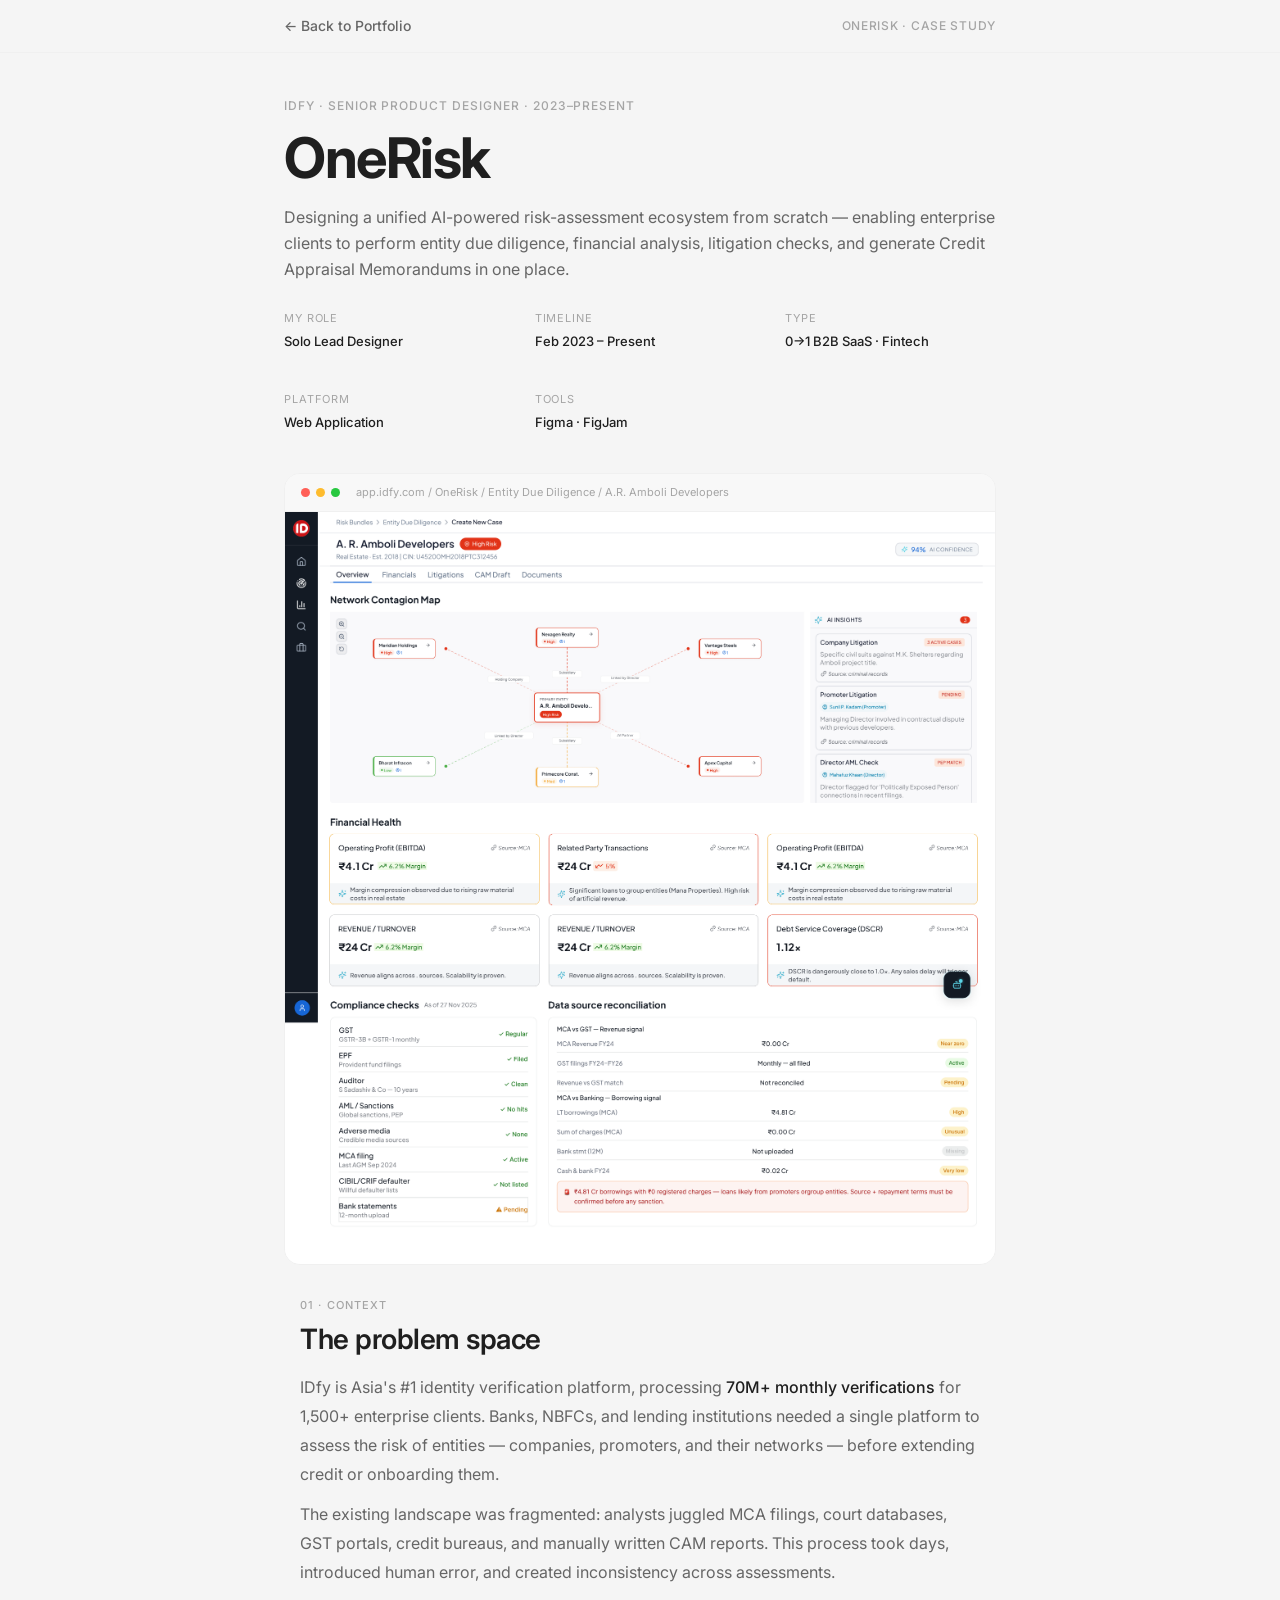
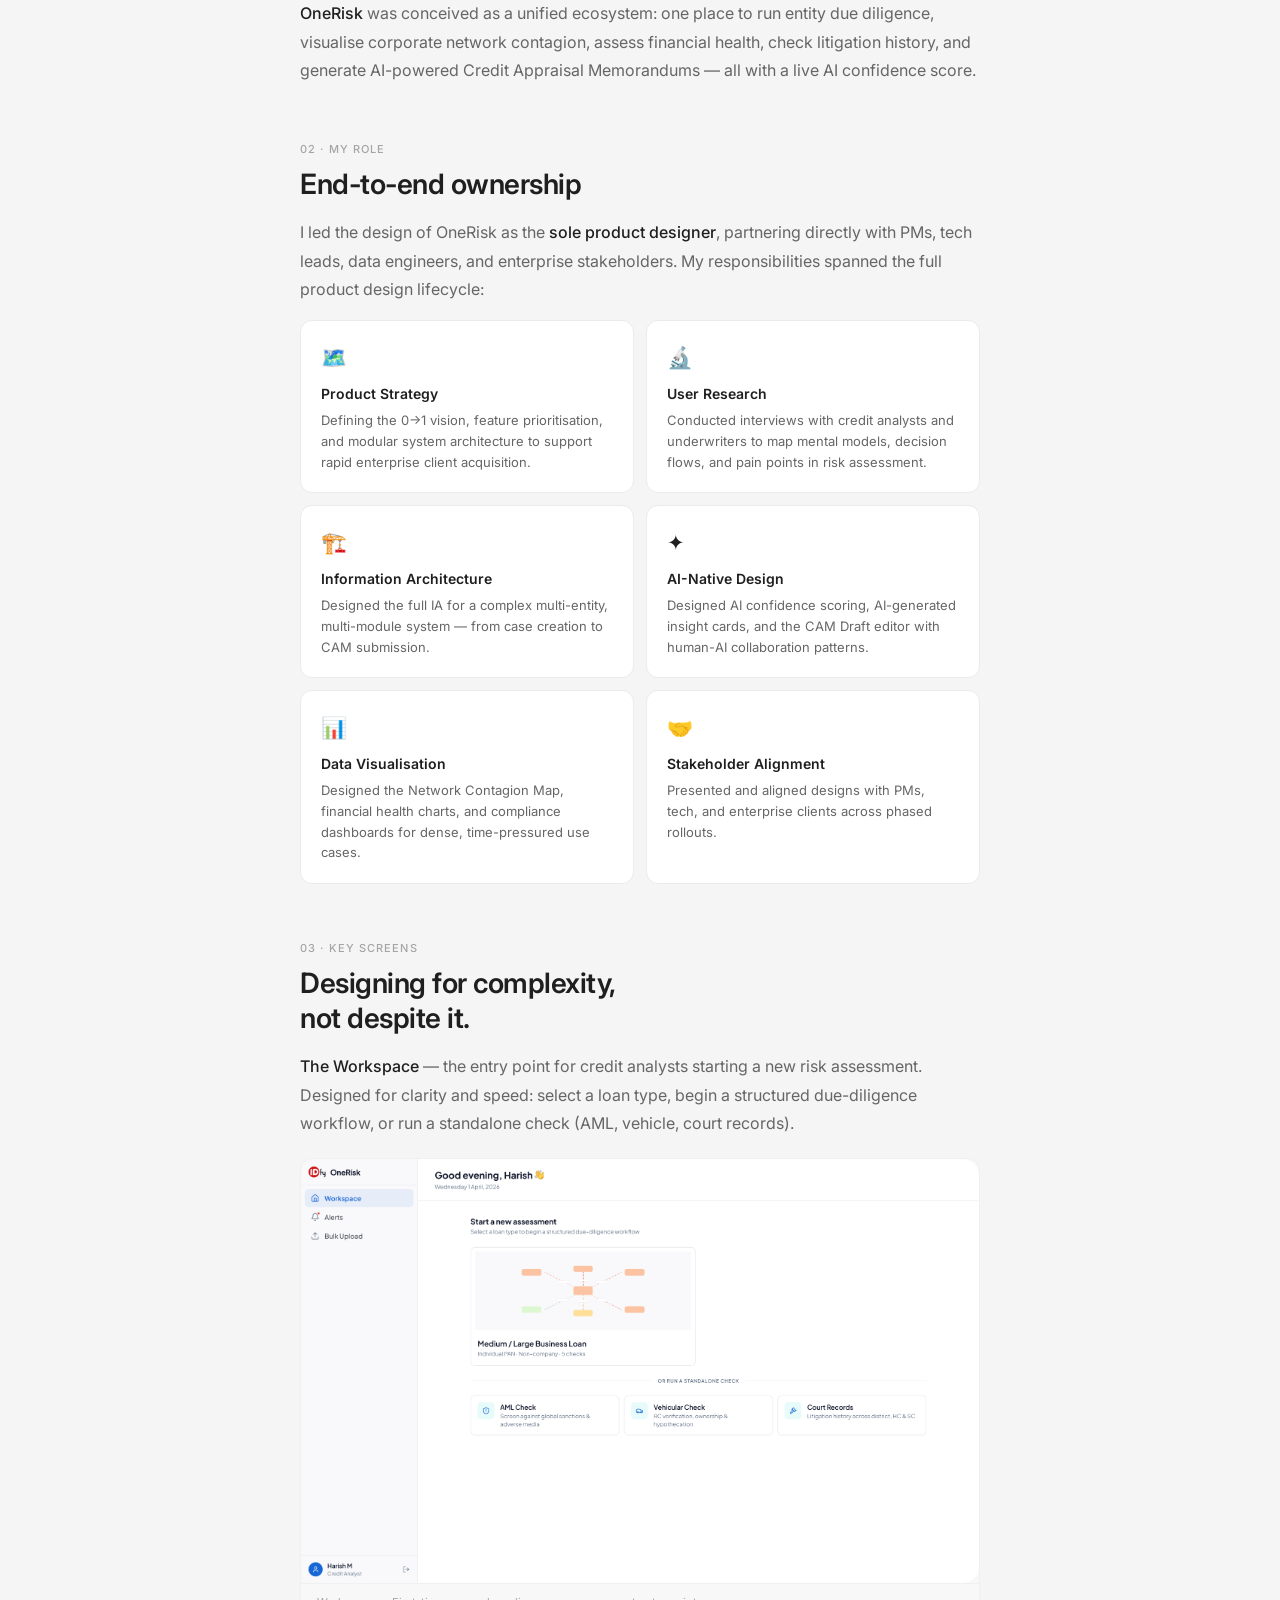
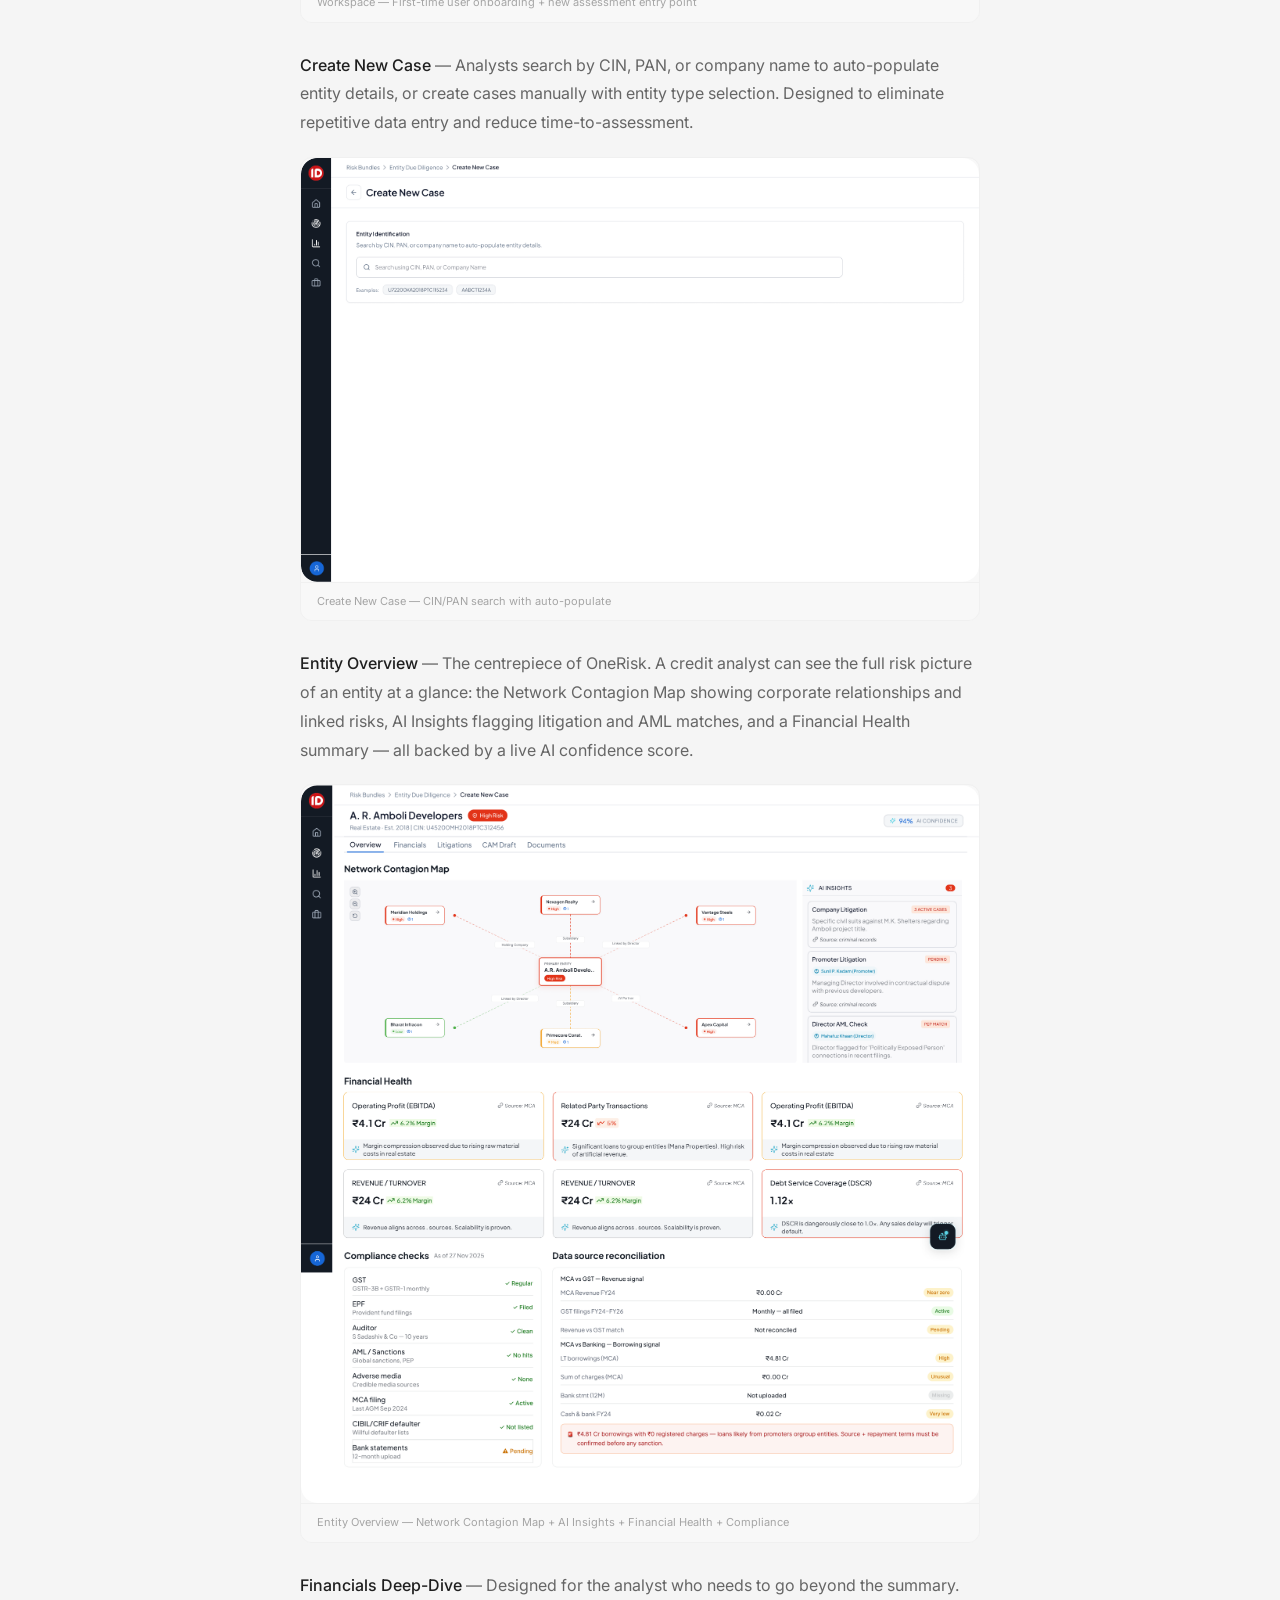
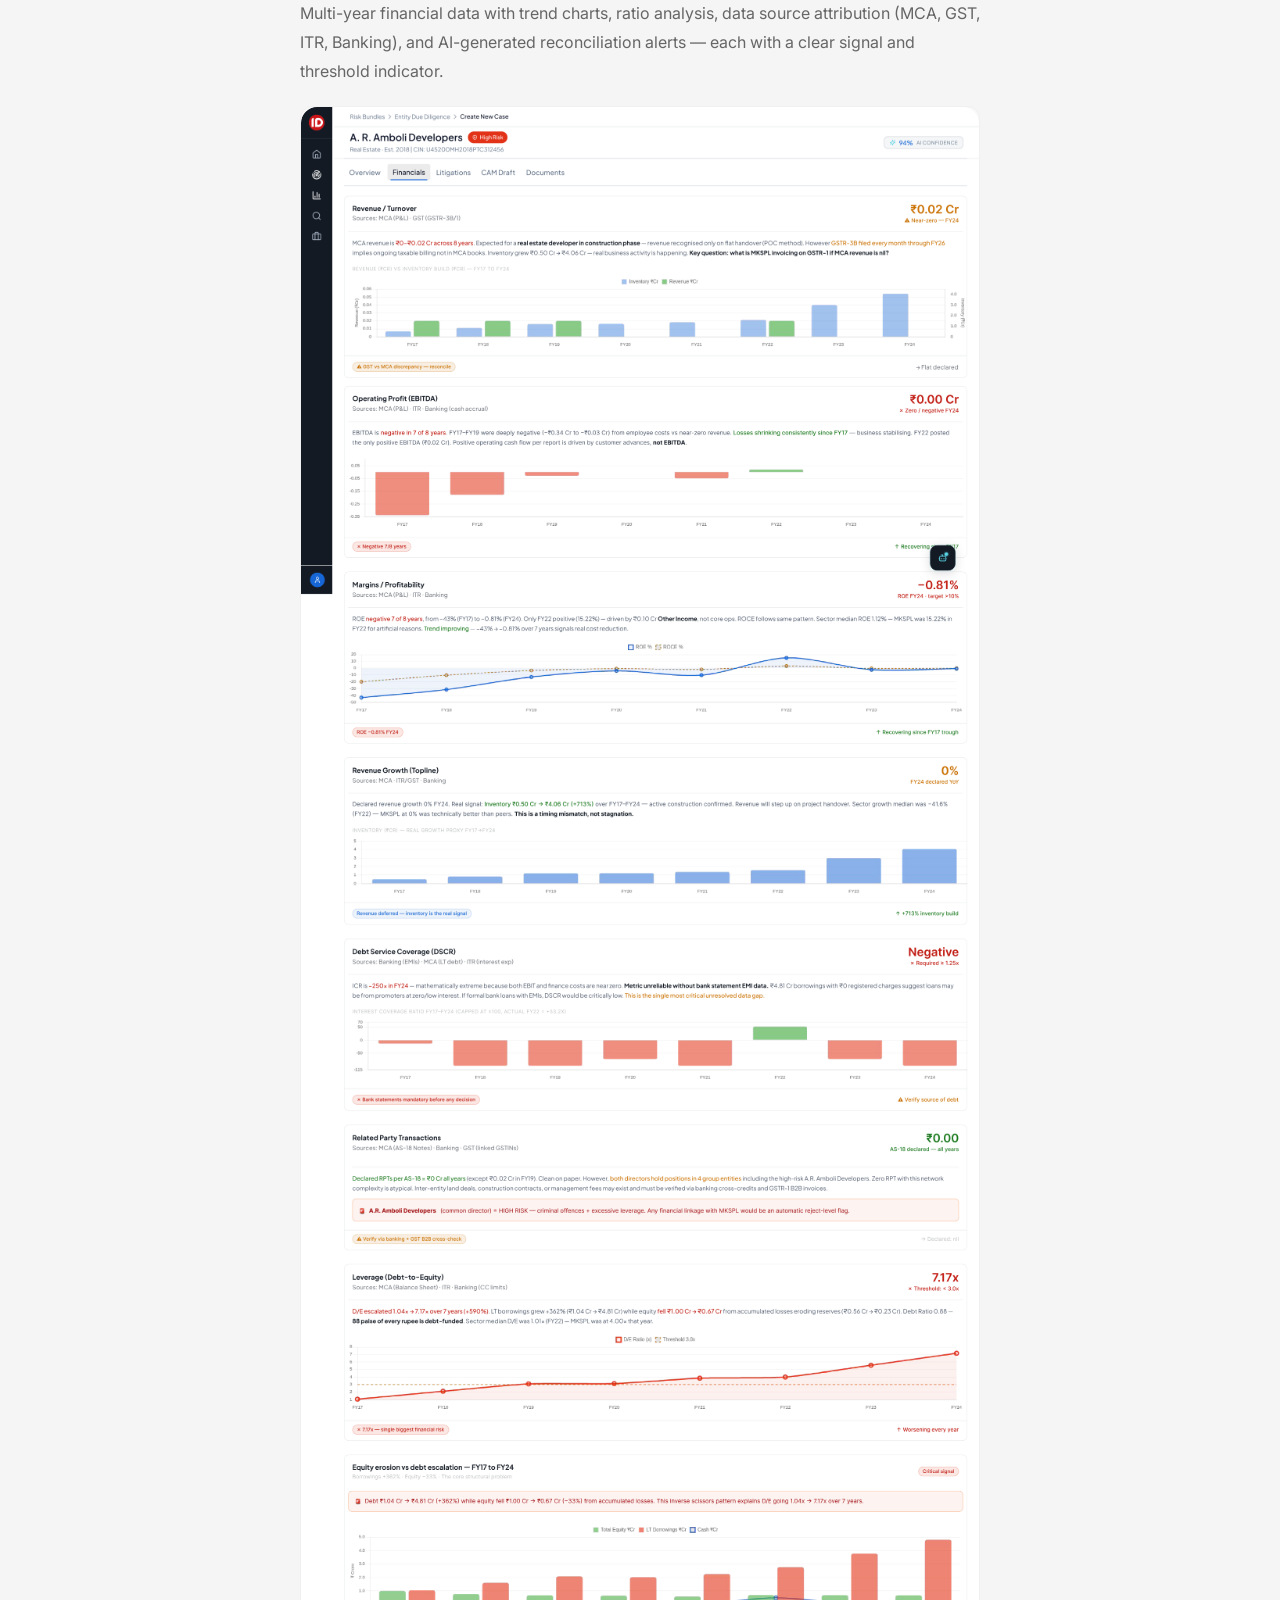
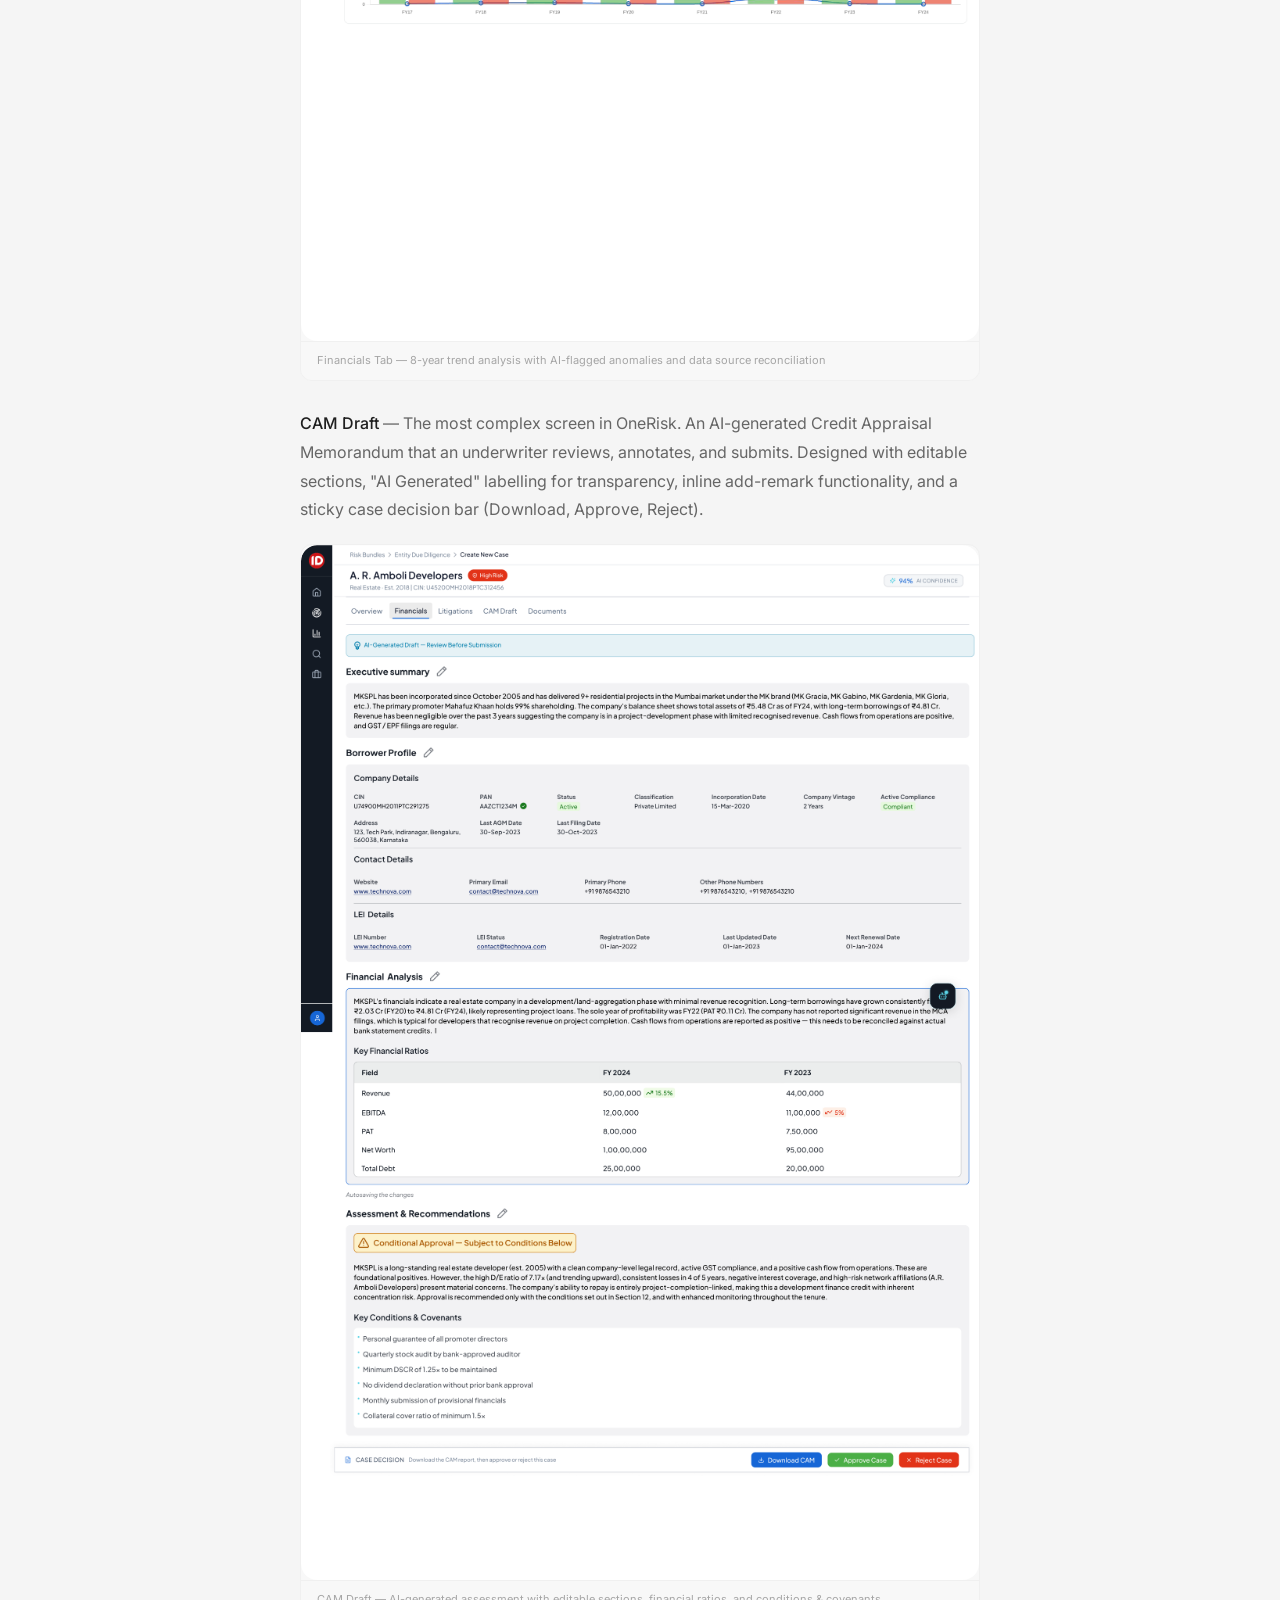
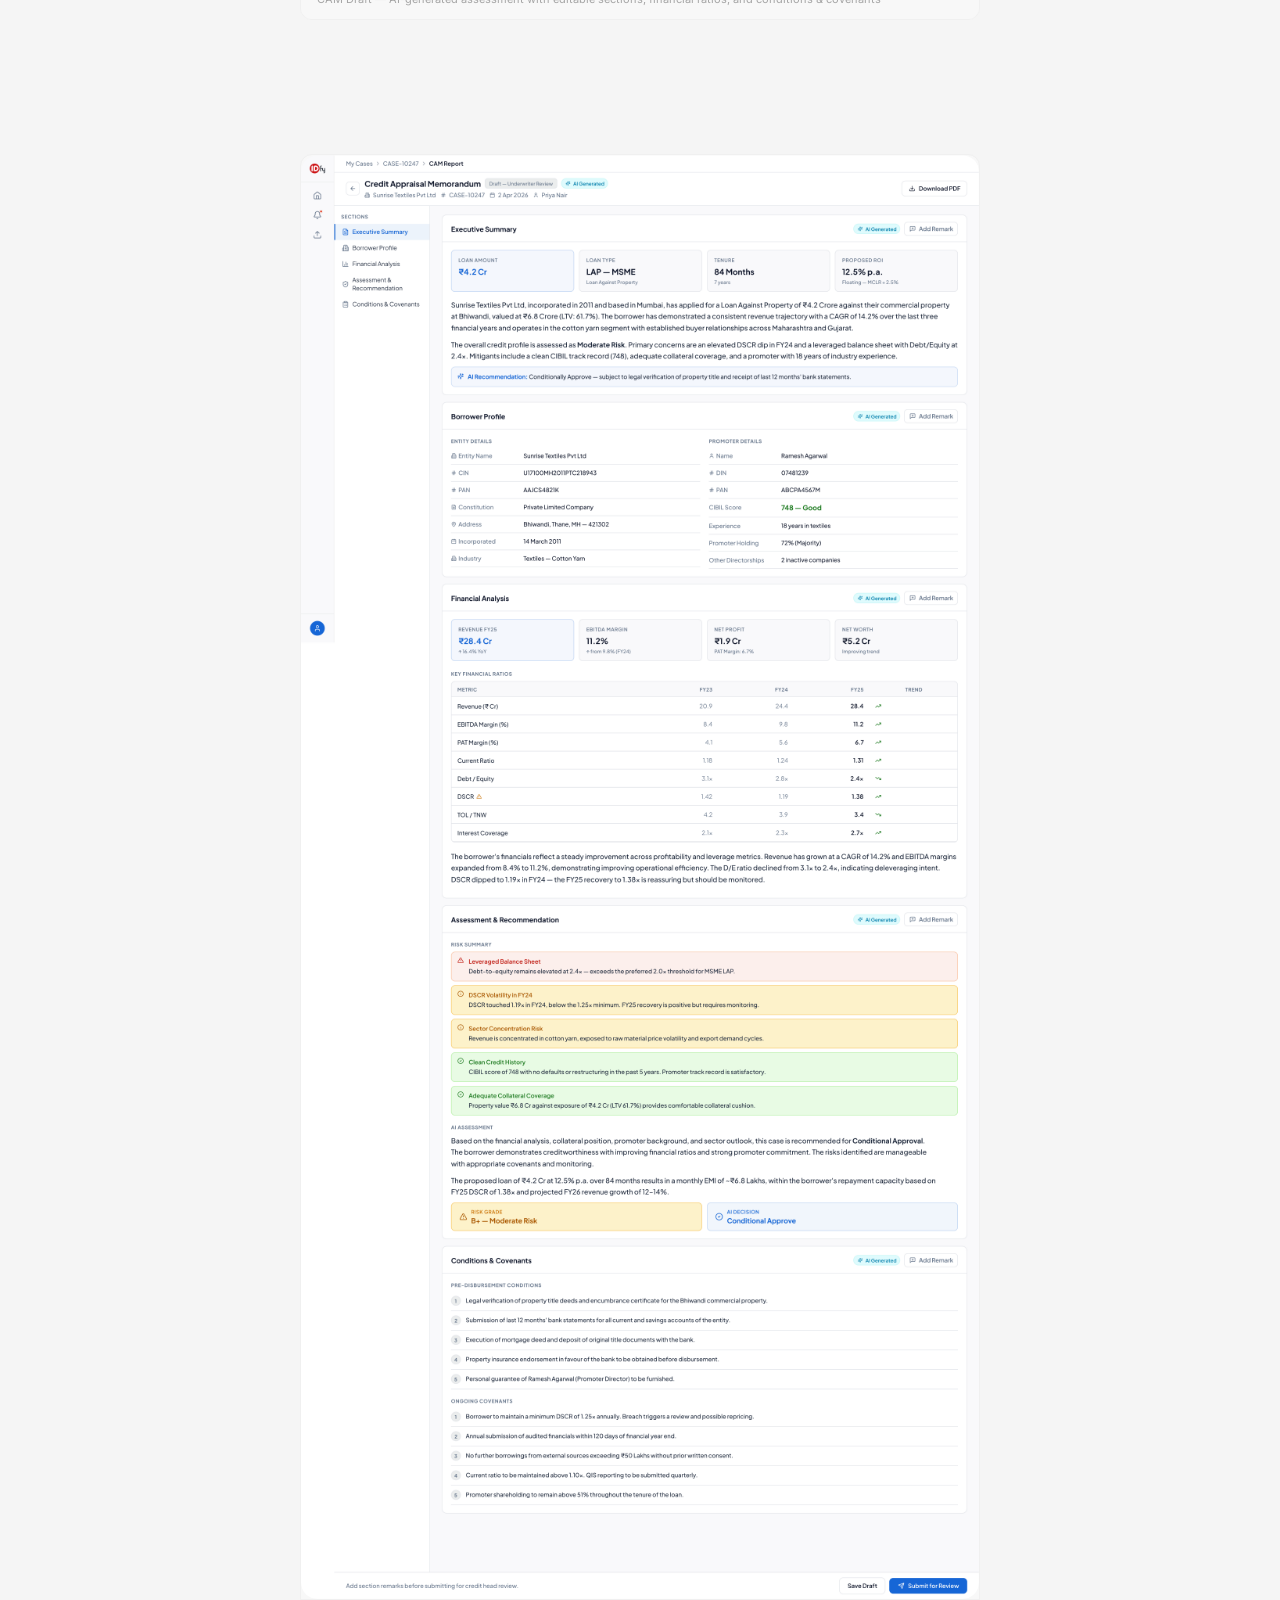
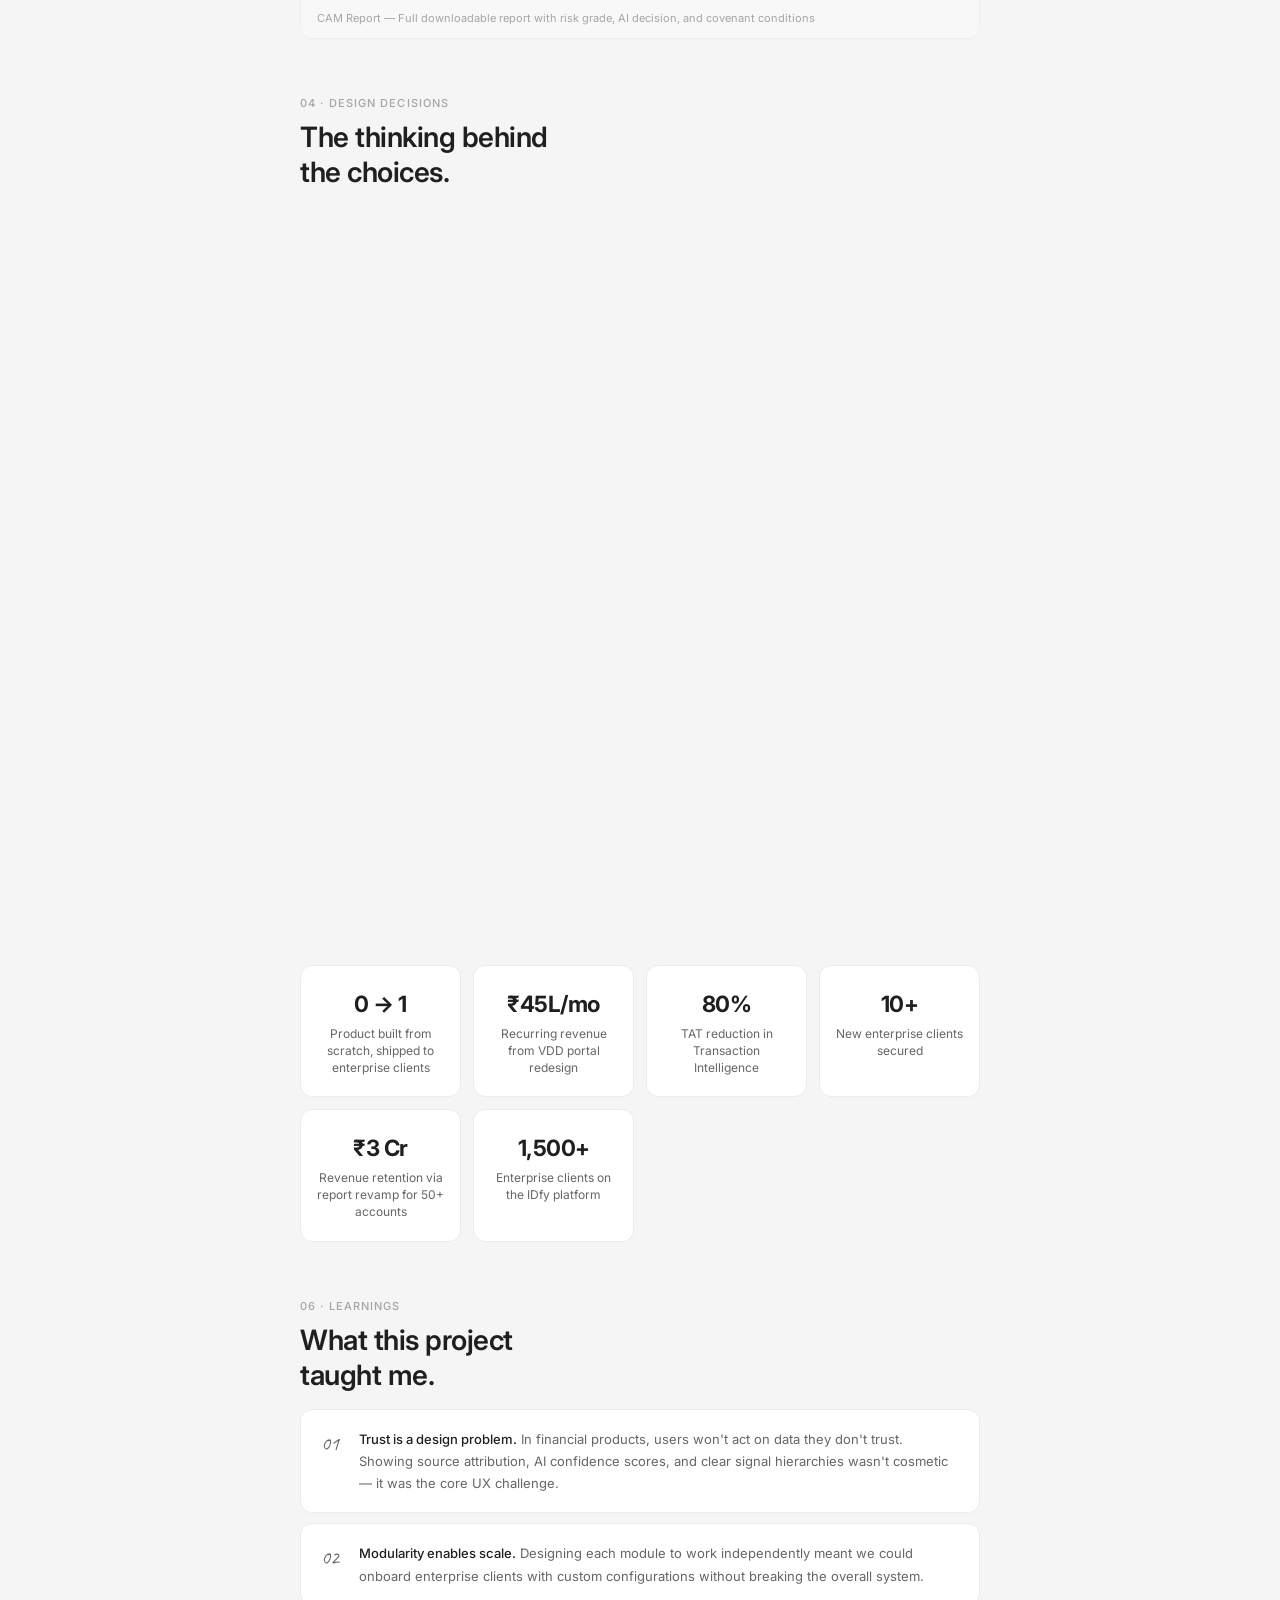
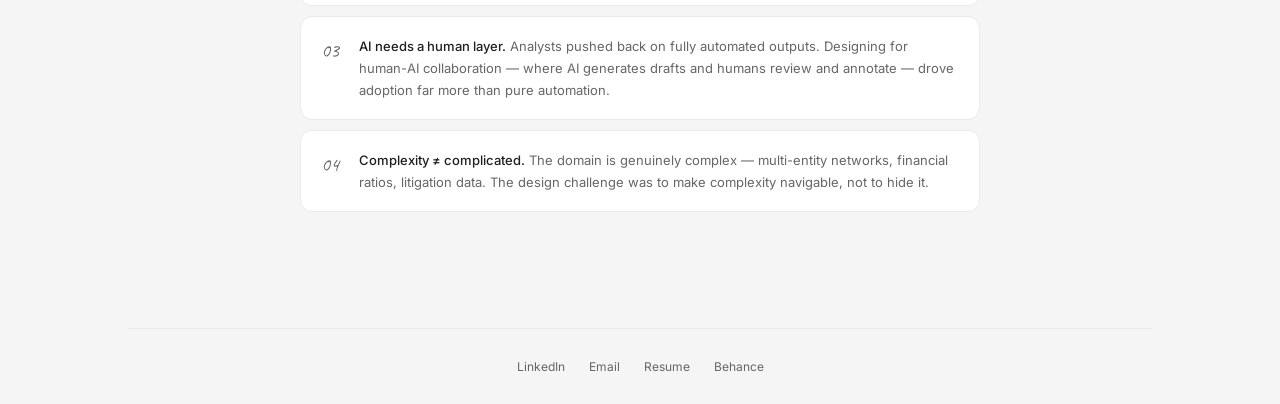
<file: onerisk/index.html>
<!DOCTYPE html>
<html lang="en">
<head>
  <meta charset="UTF-8">
  <meta name="viewport" content="width=device-width, initial-scale=1.0">
  <title>OneRisk — Case Study · Harshita Mantri</title>
  <meta name="description" content="0→1 design of OneRisk — IDfy's unified AI-powered risk-assessment ecosystem for enterprise entity due diligence.">
  <link rel="preconnect" href="https://fonts.googleapis.com">
  <link rel="preconnect" href="https://fonts.gstatic.com" crossorigin>
  <link href="https://fonts.googleapis.com/css2?family=Inter:wght@400;500;600;700&family=Caveat:wght@400;500;600;700&display=swap" rel="stylesheet">
  <link rel="stylesheet" href="../assets/css/style.css?v=3">
</head>
<body>

  <!-- Nav -->
  <nav class="cs-nav">
    <div class="cs-nav-inner">
      <a href="../index.html" class="cs-nav-back">← Back to Portfolio</a>
      <span class="cs-nav-title">OneRisk · Case Study</span>
    </div>
  </nav>

  <!-- Hero -->
  <section class="cs-hero">
    <div class="cs-hero-inner">
      <div class="cs-tag reveal">IDfy · Senior Product Designer · 2023–Present</div>
      <h1 class="cs-title reveal">OneRisk</h1>
      <p class="cs-subtitle reveal">
        Designing a unified AI-powered risk-assessment ecosystem from scratch —
        enabling enterprise clients to perform entity due diligence, financial analysis,
        litigation checks, and generate Credit Appraisal Memorandums in one place.
      </p>
      <div class="cs-meta-row reveal">
        <div class="cs-meta-item">
          <div class="cs-meta-label">My Role</div>
          <div class="cs-meta-val">Solo Lead Designer</div>
        </div>
        <div class="cs-meta-item">
          <div class="cs-meta-label">Timeline</div>
          <div class="cs-meta-val">Feb 2023 – Present</div>
        </div>
        <div class="cs-meta-item">
          <div class="cs-meta-label">Type</div>
          <div class="cs-meta-val">0→1 B2B SaaS · Fintech</div>
        </div>
        <div class="cs-meta-item">
          <div class="cs-meta-label">Platform</div>
          <div class="cs-meta-val">Web Application</div>
        </div>
        <div class="cs-meta-item">
          <div class="cs-meta-label">Tools</div>
          <div class="cs-meta-val">Figma · FigJam</div>
        </div>
      </div>
    </div>
  </section>

  <!-- Cover screenshot -->
  <div class="cs-cover">
    <div class="cs-cover-inner">
      <div class="cs-cover-frame">
        <div class="browser-bar">
          <span class="dot-r"></span>
          <span class="dot-y"></span>
          <span class="dot-g"></span>
          <div class="browser-url">app.idfy.com / OneRisk / Entity Due Diligence / A.R. Amboli Developers</div>
        </div>
        <img src="../assets/images/onerisk_overview.png" alt="OneRisk Entity Due Diligence Overview — Network Contagion Map, AI Insights, Financial Health, Compliance Checks">
      </div>
    </div>
  </div>

  <!-- Body -->
  <div class="cs-body">
    <div class="cs-body-inner">

      <!-- Context -->
      <div class="cs-section">
        <div class="cs-section-label reveal">01 · Context</div>
        <h2 class="cs-section-title reveal">The problem space</h2>
        <p class="cs-p reveal">
          IDfy is Asia's #1 identity verification platform, processing <strong>70M+ monthly verifications</strong>
          for 1,500+ enterprise clients. Banks, NBFCs, and lending institutions needed a single platform to assess
          the risk of entities — companies, promoters, and their networks — before extending credit or onboarding them.
        </p>
        <p class="cs-p reveal">
          The existing landscape was fragmented: analysts juggled MCA filings, court databases, GST portals,
          credit bureaus, and manually written CAM reports. This process took days, introduced human error,
          and created inconsistency across assessments.
        </p>
        <p class="cs-p reveal">
          <strong>OneRisk</strong> was conceived as a unified ecosystem: one place to run entity due diligence,
          visualise corporate network contagion, assess financial health, check litigation history, and generate
          AI-powered Credit Appraisal Memorandums — all with a live AI confidence score.
        </p>
      </div>

      <!-- My Role -->
      <div class="cs-section">
        <div class="cs-section-label reveal">02 · My Role</div>
        <h2 class="cs-section-title reveal">End-to-end ownership</h2>
        <p class="cs-p reveal">
          I led the design of OneRisk as the <strong>sole product designer</strong>, partnering directly with
          PMs, tech leads, data engineers, and enterprise stakeholders. My responsibilities spanned the full
          product design lifecycle:
        </p>
        <div class="cs-cards reveal">
          <div class="cs-card">
            <div class="cs-card-icon">🗺️</div>
            <div class="cs-card-title">Product Strategy</div>
            <div class="cs-card-desc">Defining the 0→1 vision, feature prioritisation, and modular system architecture to support rapid enterprise client acquisition.</div>
          </div>
          <div class="cs-card">
            <div class="cs-card-icon">🔬</div>
            <div class="cs-card-title">User Research</div>
            <div class="cs-card-desc">Conducted interviews with credit analysts and underwriters to map mental models, decision flows, and pain points in risk assessment.</div>
          </div>
          <div class="cs-card">
            <div class="cs-card-icon">🏗️</div>
            <div class="cs-card-title">Information Architecture</div>
            <div class="cs-card-desc">Designed the full IA for a complex multi-entity, multi-module system — from case creation to CAM submission.</div>
          </div>
          <div class="cs-card">
            <div class="cs-card-icon">✦</div>
            <div class="cs-card-title">AI-Native Design</div>
            <div class="cs-card-desc">Designed AI confidence scoring, AI-generated insight cards, and the CAM Draft editor with human-AI collaboration patterns.</div>
          </div>
          <div class="cs-card">
            <div class="cs-card-icon">📊</div>
            <div class="cs-card-title">Data Visualisation</div>
            <div class="cs-card-desc">Designed the Network Contagion Map, financial health charts, and compliance dashboards for dense, time-pressured use cases.</div>
          </div>
          <div class="cs-card">
            <div class="cs-card-icon">🤝</div>
            <div class="cs-card-title">Stakeholder Alignment</div>
            <div class="cs-card-desc">Presented and aligned designs with PMs, tech, and enterprise clients across phased rollouts.</div>
          </div>
        </div>
      </div>

      <!-- Key Screens -->
      <div class="cs-section">
        <div class="cs-section-label reveal">03 · Key Screens</div>
        <h2 class="cs-section-title reveal">Designing for complexity,<br>not despite it.</h2>

        <!-- First-time user / Workspace -->
        <p class="cs-p reveal">
          <strong>The Workspace</strong> — the entry point for credit analysts starting a new risk assessment.
          Designed for clarity and speed: select a loan type, begin a structured due-diligence workflow,
          or run a standalone check (AML, vehicle, court records).
        </p>
        <div class="cs-img-wrap reveal">
          <img src="../assets/images/onerisk_workspace.png" alt="OneRisk Workspace — Starting a new assessment">
          <div class="cs-img-caption">Workspace — First-time user onboarding + new assessment entry point</div>
        </div>

        <!-- Create Case -->
        <p class="cs-p reveal">
          <strong>Create New Case</strong> — Analysts search by CIN, PAN, or company name to auto-populate
          entity details, or create cases manually with entity type selection. Designed to eliminate repetitive
          data entry and reduce time-to-assessment.
        </p>
        <div class="cs-img-wrap reveal">
          <img src="../assets/images/onerisk_create_case.png" alt="OneRisk Create New Case flow">
          <div class="cs-img-caption">Create New Case — CIN/PAN search with auto-populate</div>
        </div>

        <!-- Entity Overview -->
        <p class="cs-p reveal">
          <strong>Entity Overview</strong> — The centrepiece of OneRisk. A credit analyst can see the
          full risk picture of an entity at a glance: the Network Contagion Map showing corporate relationships
          and linked risks, AI Insights flagging litigation and AML matches, and a Financial Health summary —
          all backed by a live AI confidence score.
        </p>
        <div class="cs-img-wrap reveal">
          <img src="../assets/images/onerisk_overview.png" alt="OneRisk Entity Overview — Network Contagion Map, AI Insights, Financial Health">
          <div class="cs-img-caption">Entity Overview — Network Contagion Map + AI Insights + Financial Health + Compliance</div>
        </div>

        <!-- Financials -->
        <p class="cs-p reveal">
          <strong>Financials Deep-Dive</strong> — Designed for the analyst who needs to go beyond the summary.
          Multi-year financial data with trend charts, ratio analysis, data source attribution
          (MCA, GST, ITR, Banking), and AI-generated reconciliation alerts — each with a clear signal
          and threshold indicator.
        </p>
        <div class="cs-img-wrap reveal">
          <img src="../assets/images/onerisk_financials.png" alt="OneRisk Financials — Revenue, EBITDA, Leverage, DSCR trends">
          <div class="cs-img-caption">Financials Tab — 8-year trend analysis with AI-flagged anomalies and data source reconciliation</div>
        </div>

        <!-- CAM Draft -->
        <p class="cs-p reveal">
          <strong>CAM Draft</strong> — The most complex screen in OneRisk. An AI-generated Credit Appraisal
          Memorandum that an underwriter reviews, annotates, and submits. Designed with editable sections,
          "AI Generated" labelling for transparency, inline add-remark functionality, and a sticky case
          decision bar (Download, Approve, Reject).
        </p>
        <div class="cs-img-wrap reveal">
          <img src="../assets/images/onerisk_cam_draft.png" alt="OneRisk CAM Draft — AI-Generated Credit Appraisal Memorandum">
          <div class="cs-img-caption">CAM Draft — AI-generated assessment with editable sections, financial ratios, and conditions & covenants</div>
        </div>

        <!-- CAM Report -->
        <p class="cs-p reveal">
          <strong>CAM Report (Downloadable)</strong> — The final structured report generated after underwriter
          review. Designed for external submission, covering executive summary, borrower profile, financial
          analysis, assessment & recommendation, and conditions & covenants.
        </p>
        <div class="cs-img-wrap reveal">
          <img src="../assets/images/onerisk_cam_report.png" alt="OneRisk CAM Report — downloadable credit appraisal memorandum">
          <div class="cs-img-caption">CAM Report — Full downloadable report with risk grade, AI decision, and covenant conditions</div>
        </div>
      </div>

      <!-- Design Decisions -->
      <div class="cs-section">
        <div class="cs-section-label reveal">04 · Design Decisions</div>
        <h2 class="cs-section-title reveal">The thinking behind<br>the choices.</h2>
        <div class="cs-cards reveal">
          <div class="cs-card">
            <div class="cs-card-icon">🕸️</div>
            <div class="cs-card-title">Network Contagion Map</div>
            <div class="cs-card-desc">Visualising corporate linkages as a graph rather than a table — enabling analysts to instantly see contagion risk from linked entities, directors, and subsidiaries.</div>
          </div>
          <div class="cs-card">
            <div class="cs-card-icon">✦</div>
            <div class="cs-card-title">AI Confidence Score</div>
            <div class="cs-card-desc">A persistent 94% AI Confidence badge on every case — building analyst trust in AI outputs while creating clear accountability for when human review is needed.</div>
          </div>
          <div class="cs-card">
            <div class="cs-card-icon">📎</div>
            <div class="cs-card-title">Data Source Attribution</div>
            <div class="cs-card-desc">Every data point shows its source (MCA, GST, Banking, ITR). Analysts don't trust black-box numbers — showing provenance was critical for adoption.</div>
          </div>
          <div class="cs-card">
            <div class="cs-card-icon">✏️</div>
            <div class="cs-card-title">Human-AI CAM Drafts</div>
            <div class="cs-card-desc">AI generates the draft; humans review and annotate. Clear "AI Generated" labels, editable sections, and add-remark flows ensure analysts stay in control.</div>
          </div>
          <div class="cs-card">
            <div class="cs-card-icon">🚦</div>
            <div class="cs-card-title">Risk Signal Hierarchy</div>
            <div class="cs-card-desc">Critical alerts (🚨), warnings (⚠️), and clean signals (✓) use consistent visual language across the entire platform — reducing cognitive load at speed.</div>
          </div>
          <div class="cs-card">
            <div class="cs-card-icon">📐</div>
            <div class="cs-card-title">Modular System Design</div>
            <div class="cs-card-desc">Each module (EDD, Financials, Litigations, CAM) is independently usable and composable — enabling rapid onboarding of new enterprise clients with custom configurations.</div>
          </div>
        </div>
      </div>

      <!-- Outcomes -->
      <div class="cs-section">
        <div class="cs-section-label reveal">05 · Outcomes</div>
        <h2 class="cs-section-title reveal">Impact at scale.</h2>
        <div class="cs-impact reveal">
          <div class="cs-impact-item">
            <div class="cs-impact-val">0 → 1</div>
            <div class="cs-impact-label">Product built from scratch, shipped to enterprise clients</div>
          </div>
          <div class="cs-impact-item">
            <div class="cs-impact-val">₹45L/mo</div>
            <div class="cs-impact-label">Recurring revenue from VDD portal redesign</div>
          </div>
          <div class="cs-impact-item">
            <div class="cs-impact-val">80%</div>
            <div class="cs-impact-label">TAT reduction in Transaction Intelligence</div>
          </div>
          <div class="cs-impact-item">
            <div class="cs-impact-val">10+</div>
            <div class="cs-impact-label">New enterprise clients secured</div>
          </div>
          <div class="cs-impact-item">
            <div class="cs-impact-val">₹3 Cr</div>
            <div class="cs-impact-label">Revenue retention via report revamp for 50+ accounts</div>
          </div>
          <div class="cs-impact-item">
            <div class="cs-impact-val">1,500+</div>
            <div class="cs-impact-label">Enterprise clients on the IDfy platform</div>
          </div>
        </div>
      </div>

      <!-- Learnings -->
      <div class="cs-section">
        <div class="cs-section-label reveal">06 · Learnings</div>
        <h2 class="cs-section-title reveal">What this project<br>taught me.</h2>
        <div class="cs-learnings reveal">
          <div class="cs-learning">
            <div class="cs-learning-num">01</div>
            <div class="cs-learning-text"><strong>Trust is a design problem.</strong> In financial products, users won't act on data they don't trust. Showing source attribution, AI confidence scores, and clear signal hierarchies wasn't cosmetic — it was the core UX challenge.</div>
          </div>
          <div class="cs-learning">
            <div class="cs-learning-num">02</div>
            <div class="cs-learning-text"><strong>Modularity enables scale.</strong> Designing each module to work independently meant we could onboard enterprise clients with custom configurations without breaking the overall system.</div>
          </div>
          <div class="cs-learning">
            <div class="cs-learning-num">03</div>
            <div class="cs-learning-text"><strong>AI needs a human layer.</strong> Analysts pushed back on fully automated outputs. Designing for human-AI collaboration — where AI generates drafts and humans review and annotate — drove adoption far more than pure automation.</div>
          </div>
          <div class="cs-learning">
            <div class="cs-learning-num">04</div>
            <div class="cs-learning-text"><strong>Complexity ≠ complicated.</strong> The domain is genuinely complex — multi-entity networks, financial ratios, litigation data. The design challenge was to make complexity navigable, not to hide it.</div>
          </div>
        </div>
      </div>

    </div>
  </div>

  <!-- Footer -->
  <footer class="footer">
    <a href="https://www.linkedin.com/in/harshita-mantri-designer/" target="_blank">LinkedIn</a>
    <a href="mailto:harshitamantri3140@gmail.com">Email</a>
    <a href="../docs/harshita-mantri-resume_26.pdf" target="_blank">Resume</a>
    <a href="https://www.behance.net/harshitamantri" target="_blank">Behance</a>
  </footer>

  <script src="../assets/js/main.js"></script>
</body>
</html>
</file>
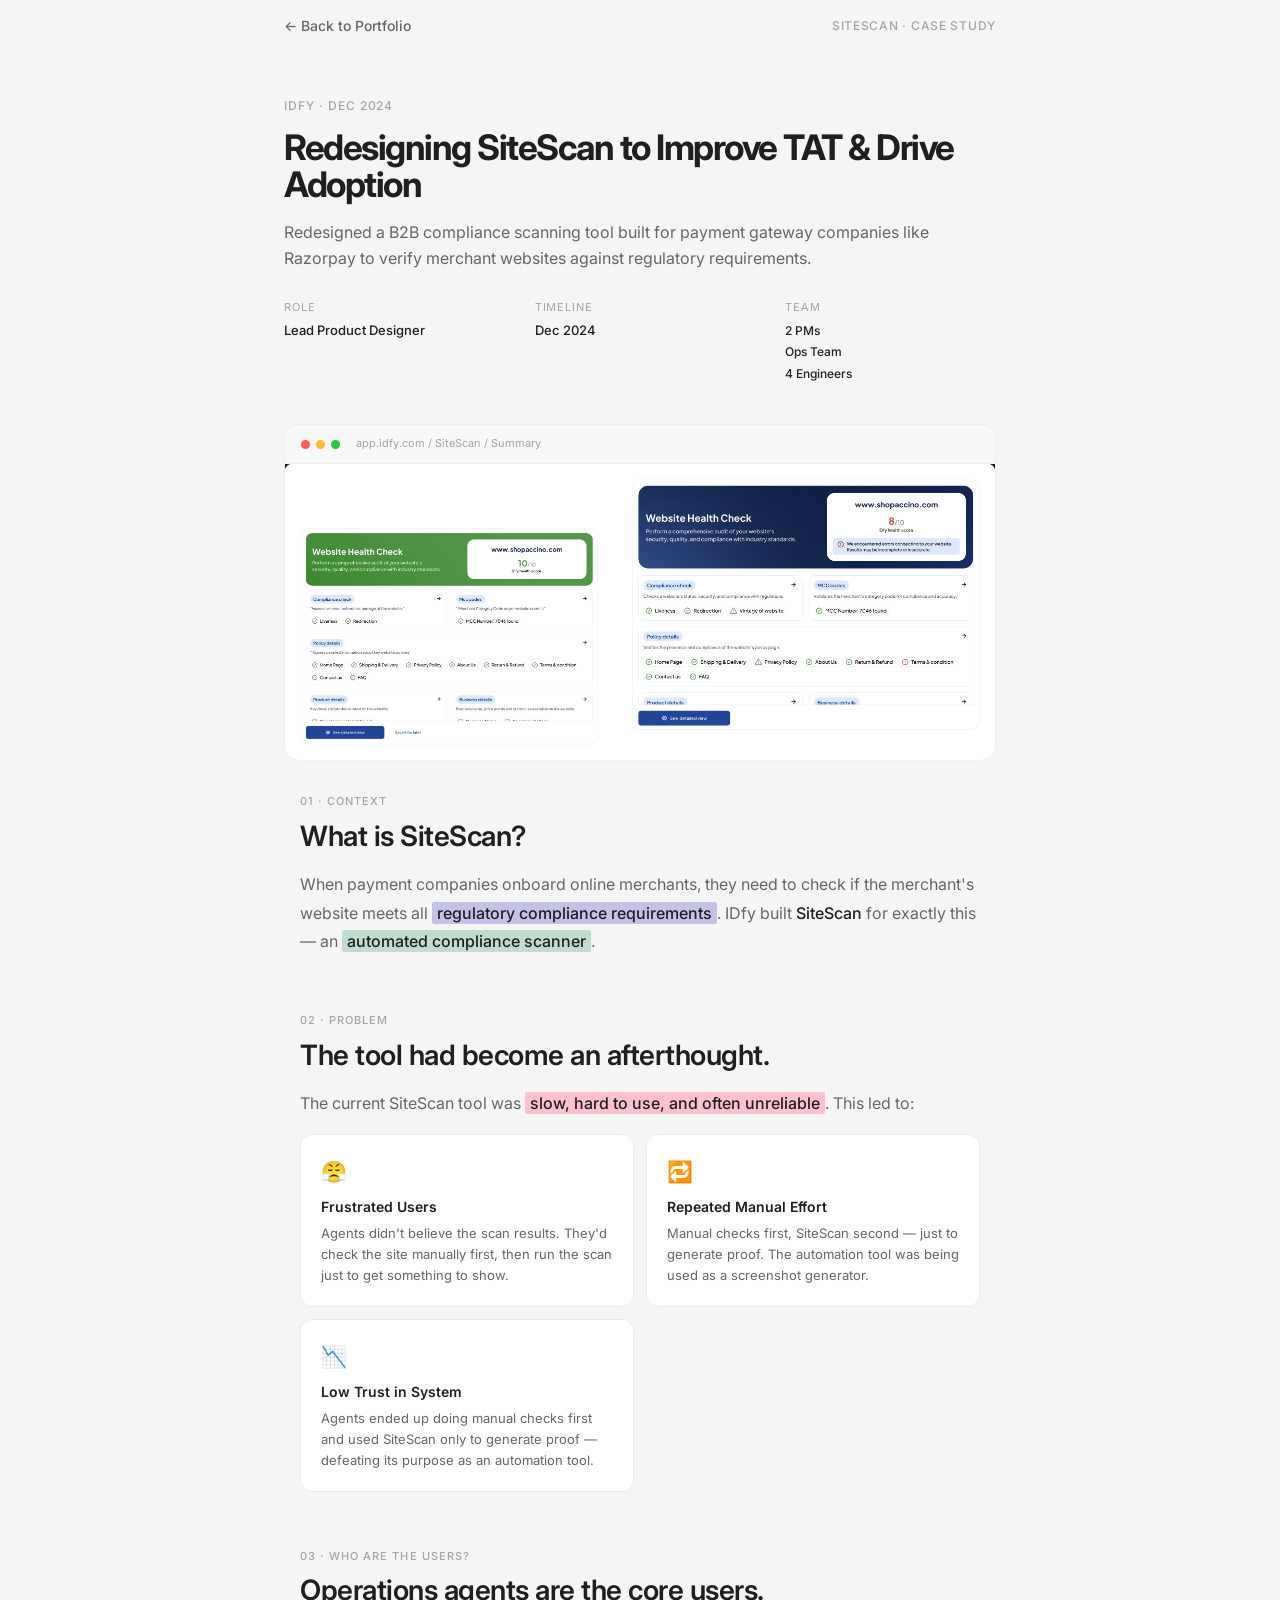
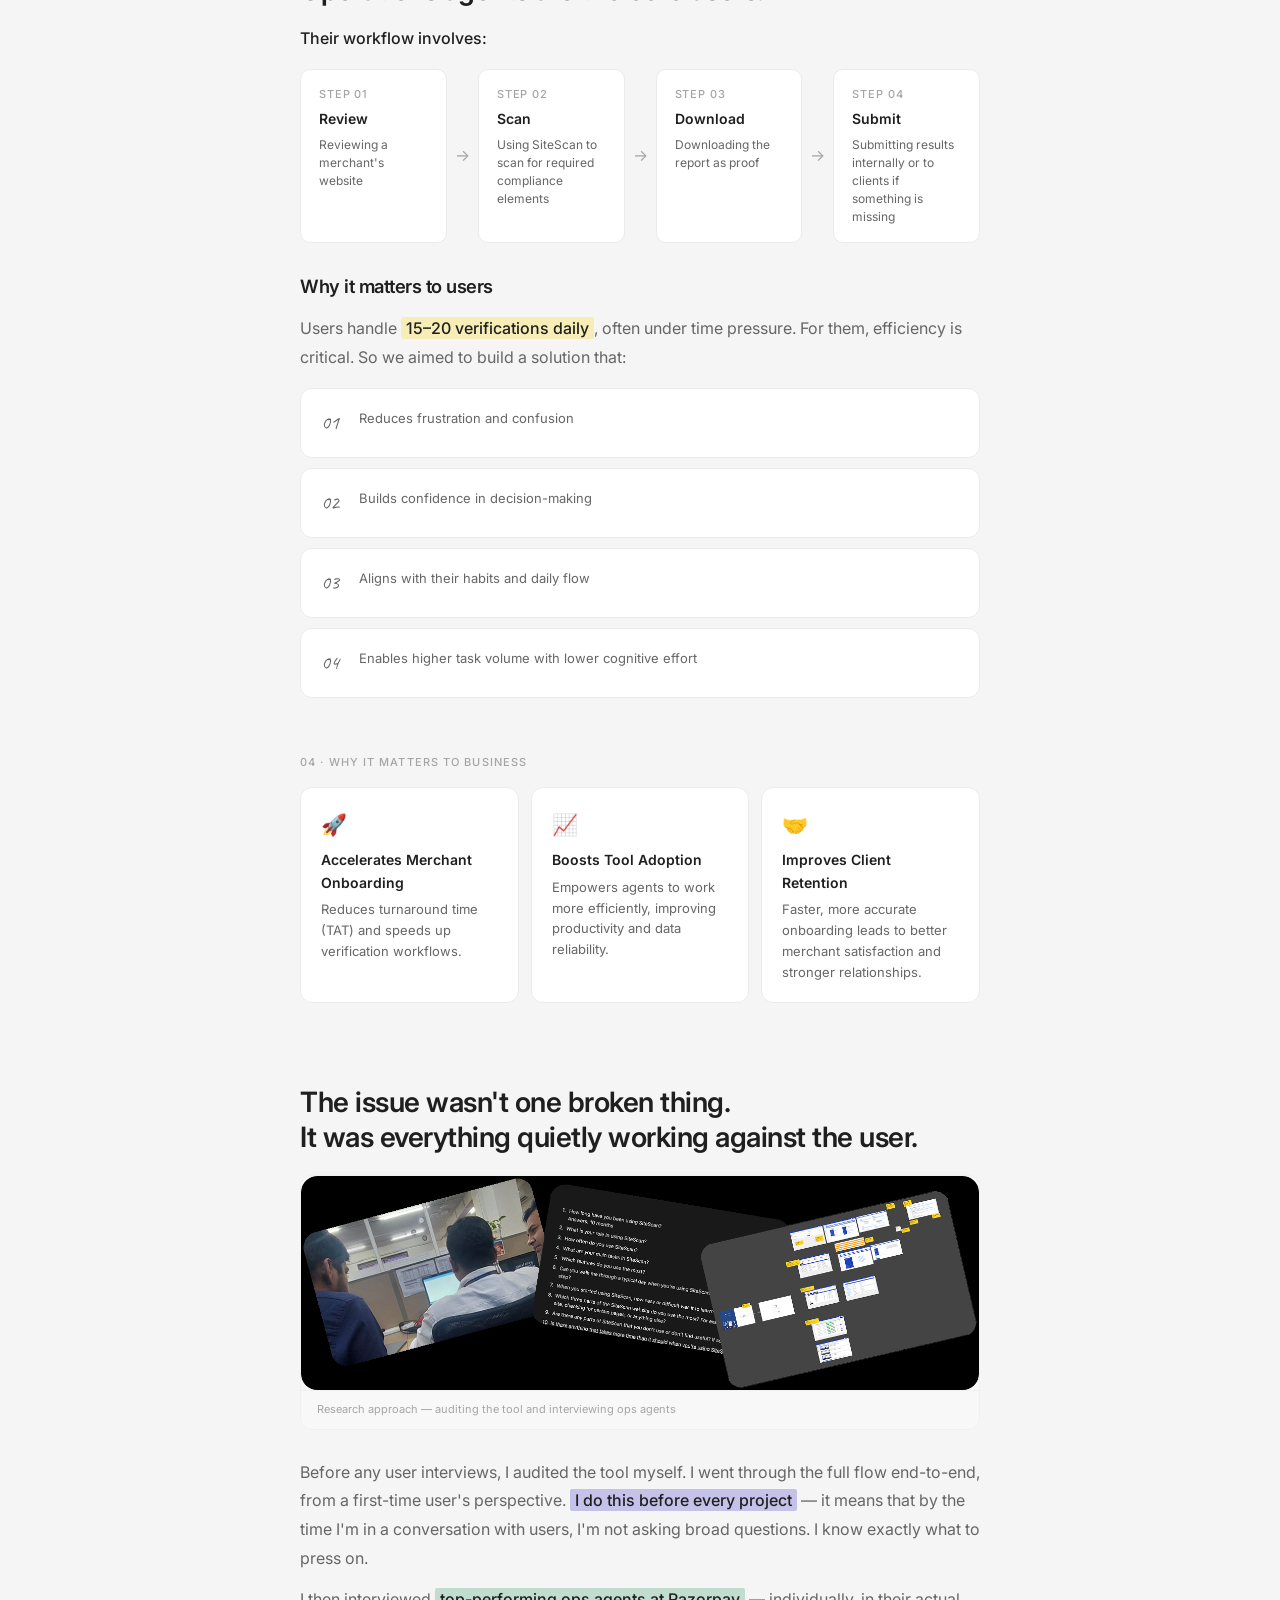
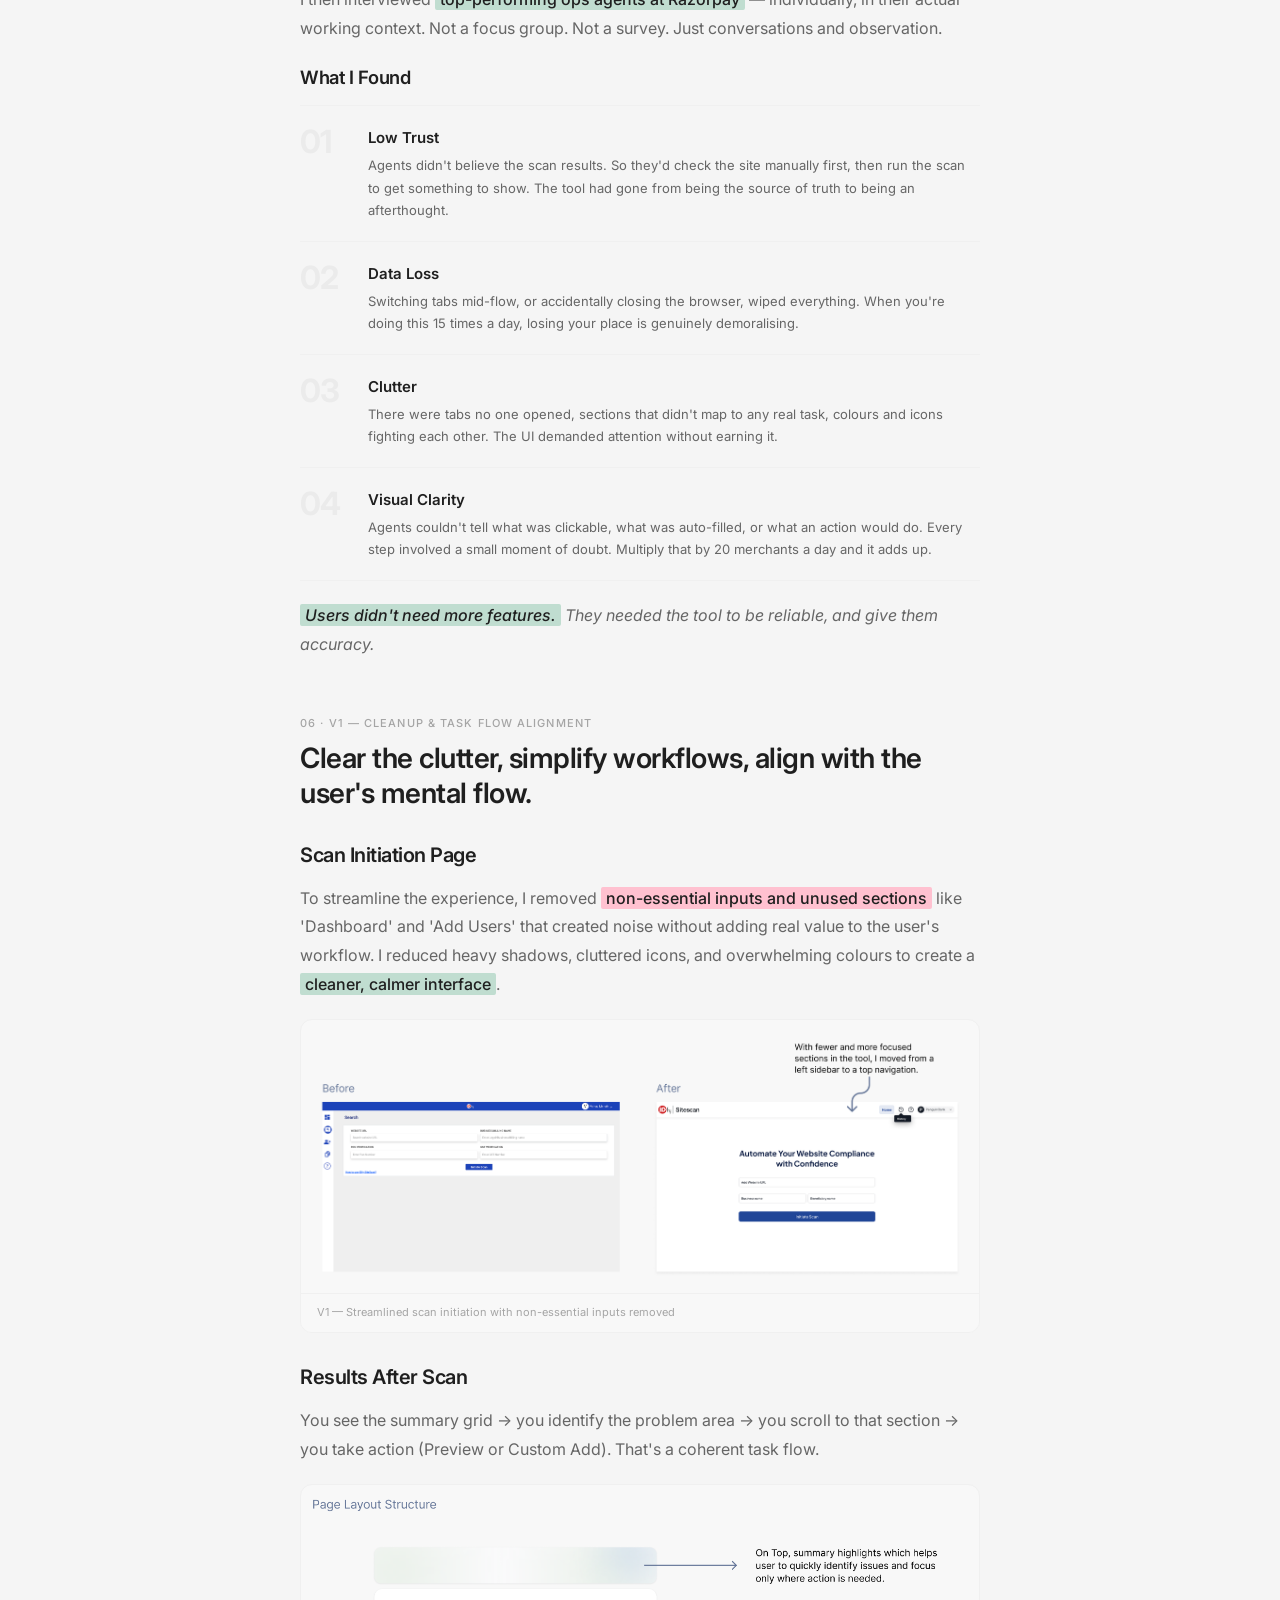
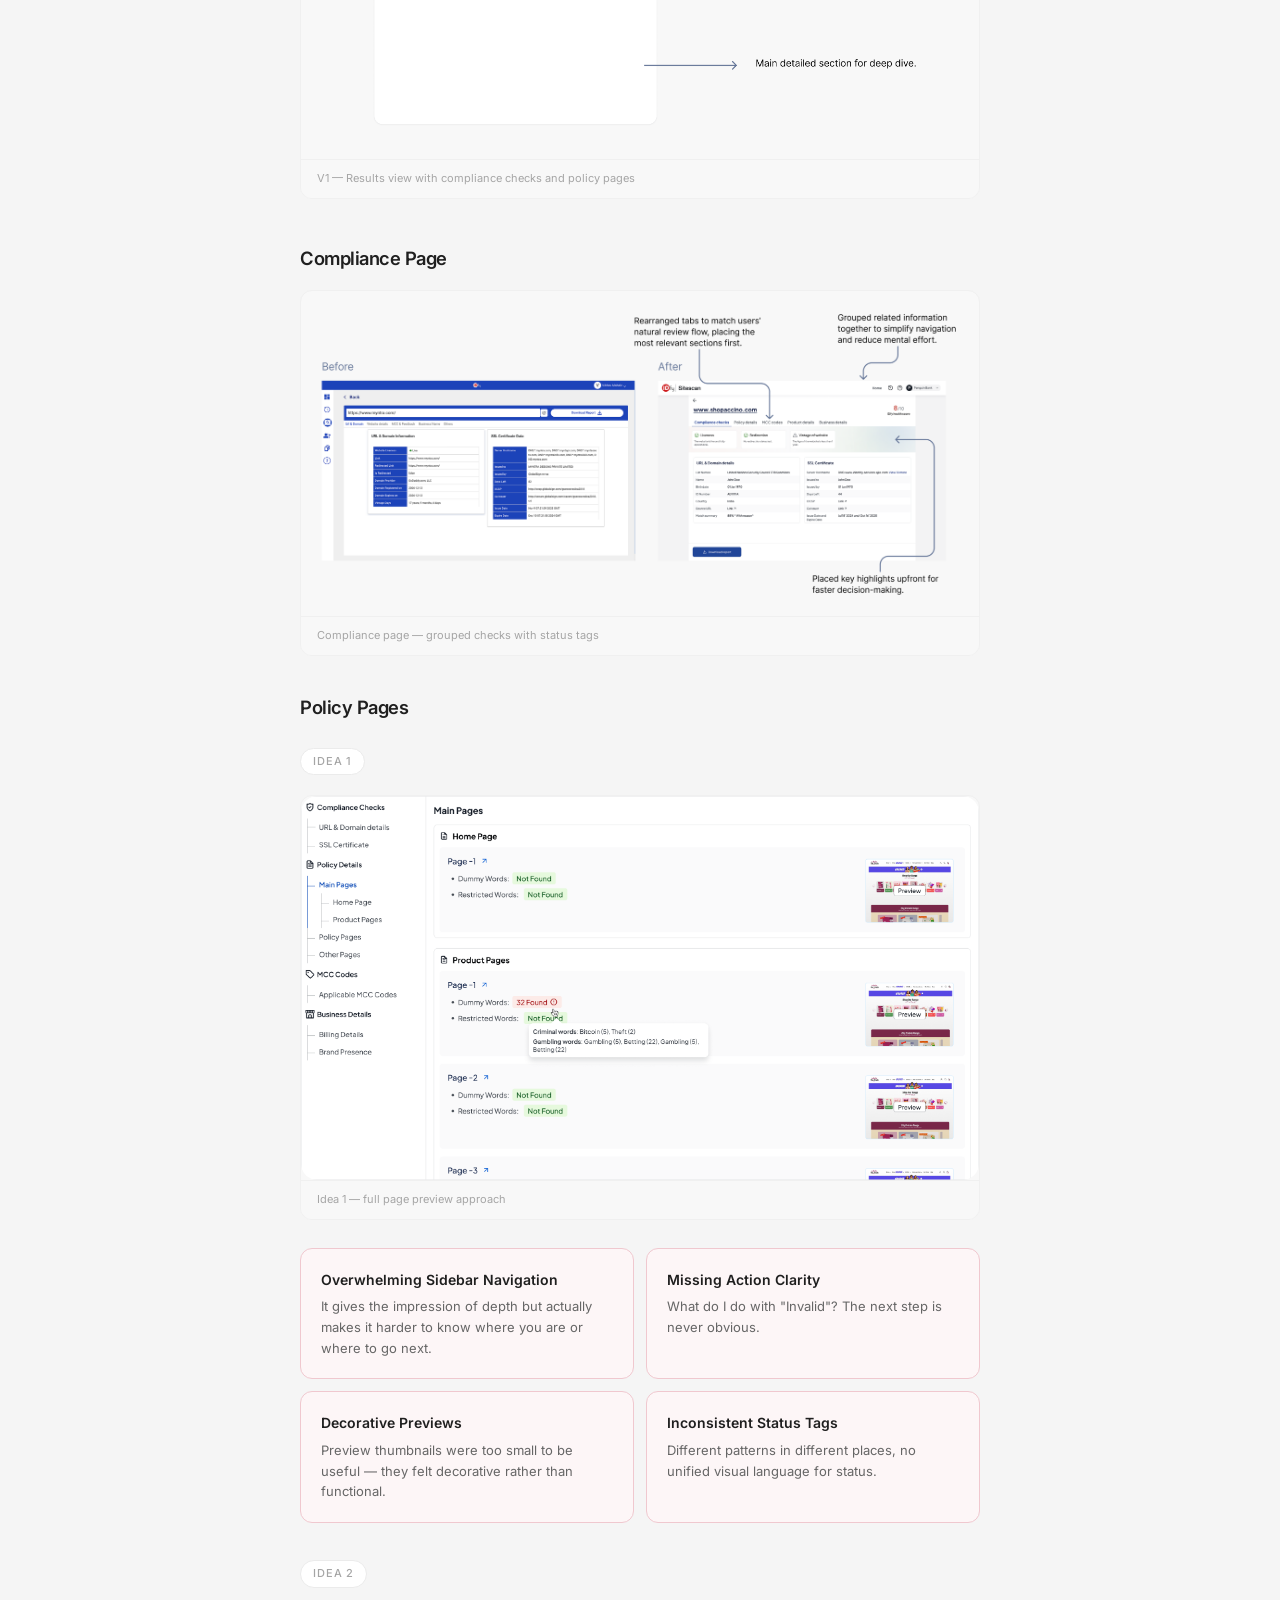
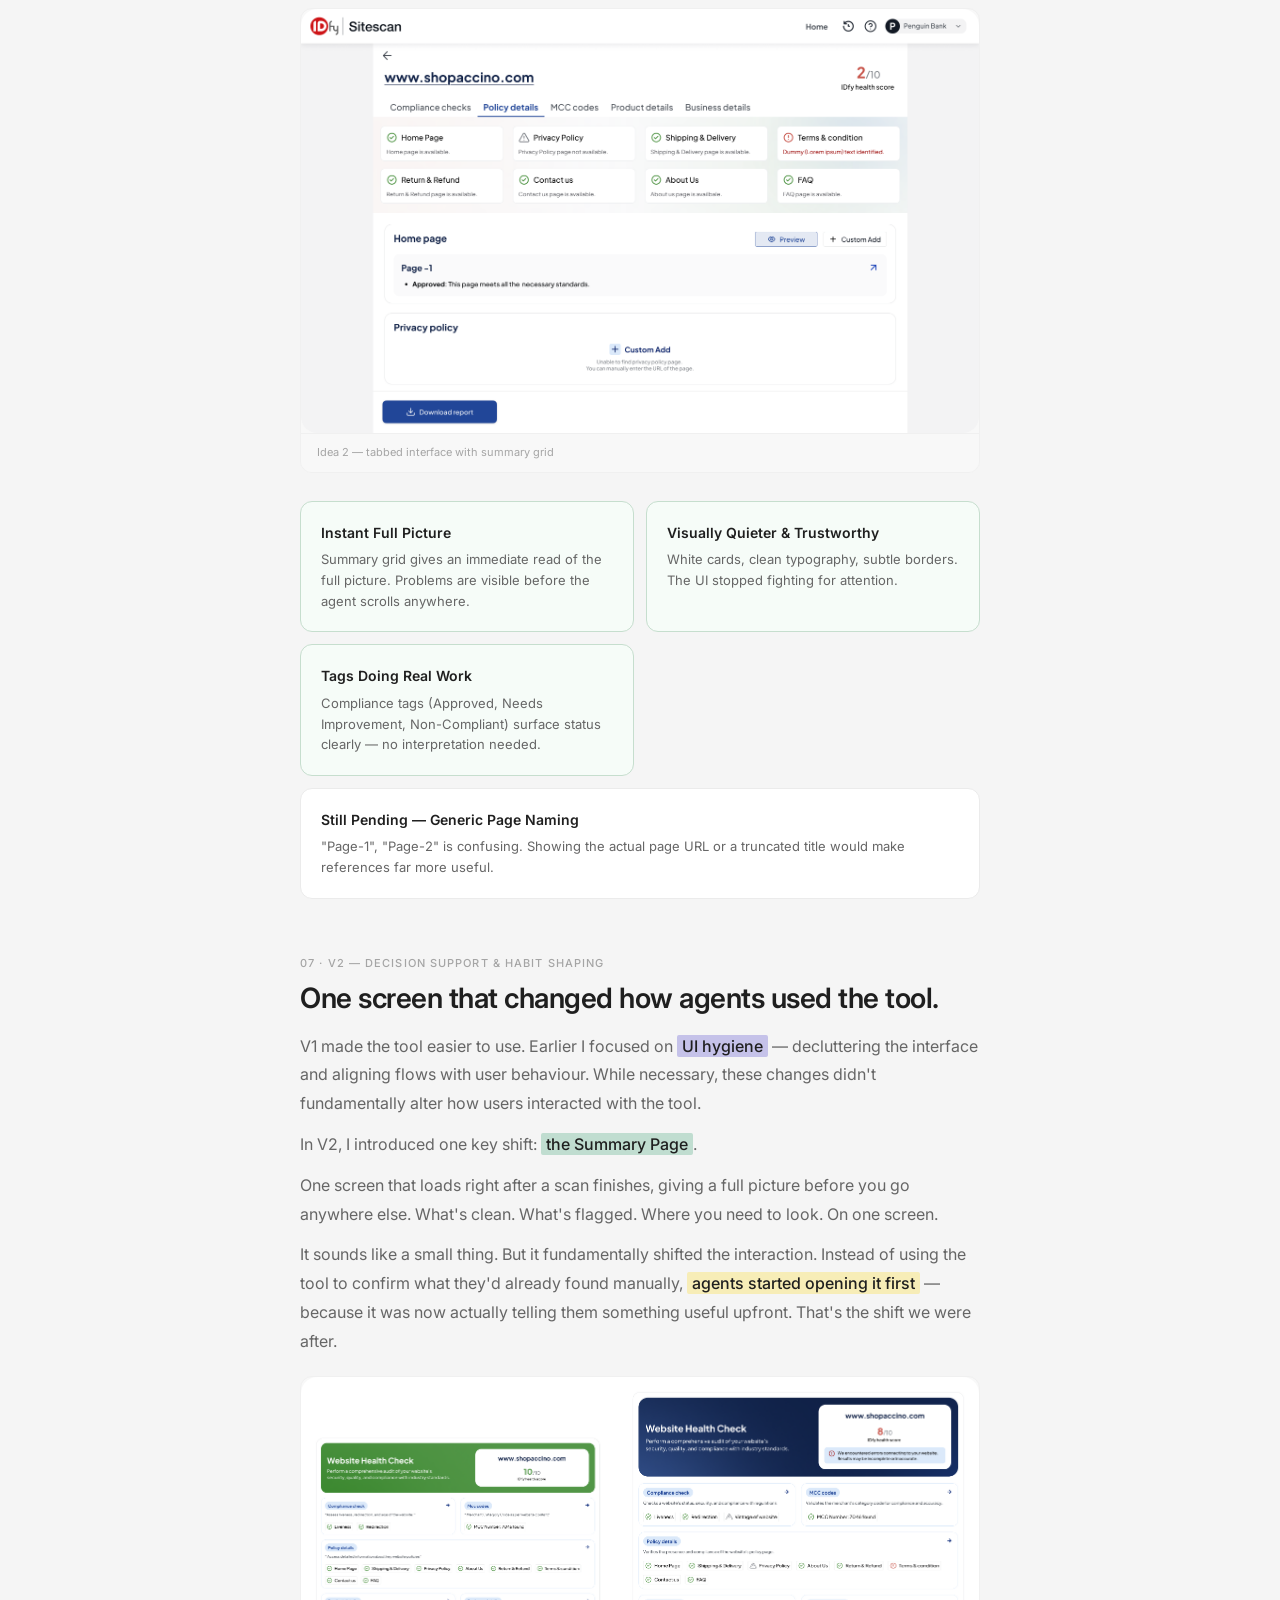
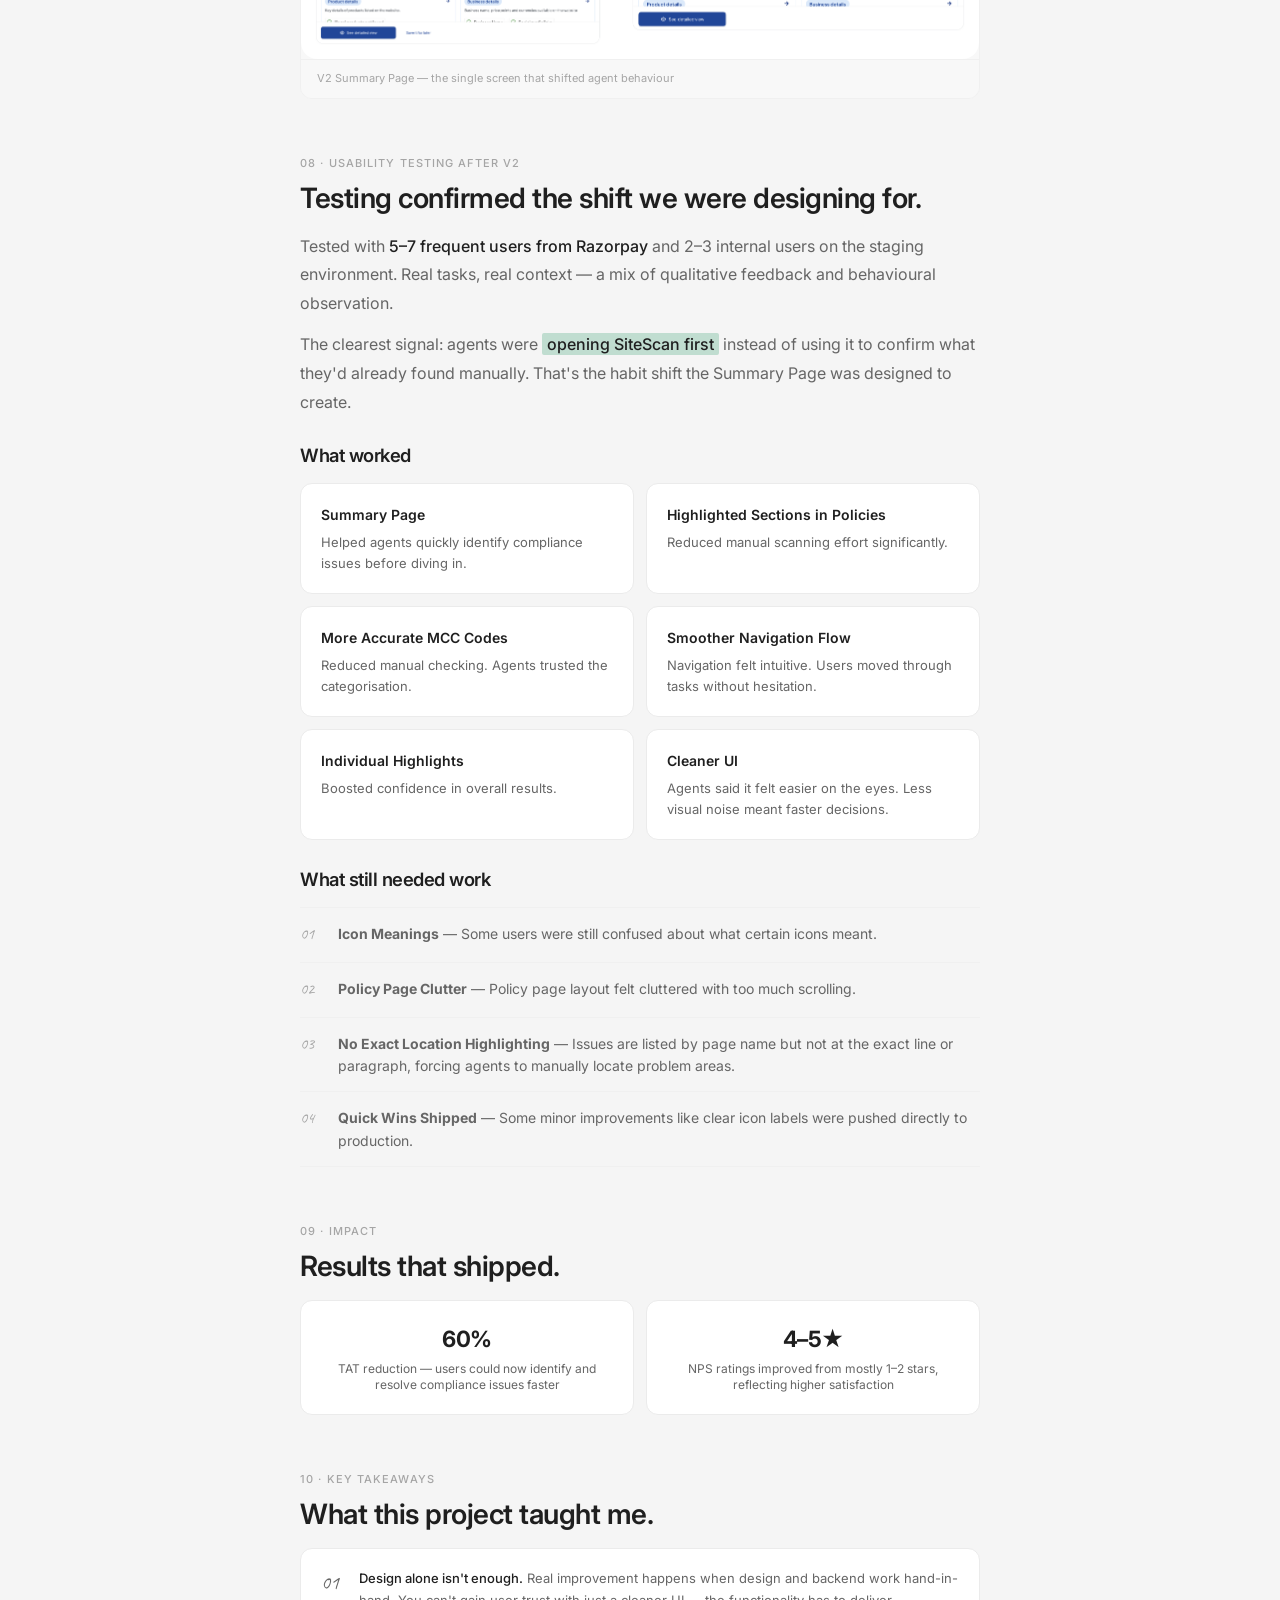
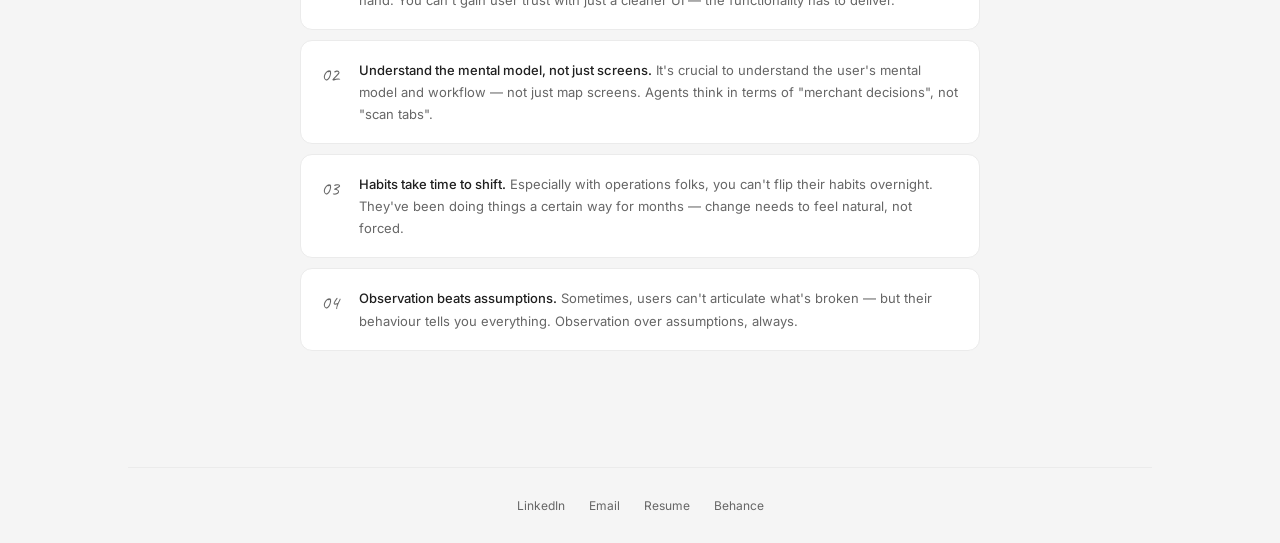
<file: sitescan/index.html>
<!DOCTYPE html>
<html lang="en">
<head>
  <meta charset="UTF-8">
  <meta name="viewport" content="width=device-width, initial-scale=1.0">
  <title>SiteScan Redesign — Case Study · Harshita Mantri</title>
  <meta name="description" content="Redesigning SiteScan to improve TAT & drive adoption — a B2B compliance scanning tool built by IDfy for payment gateway companies.">
  <link rel="preconnect" href="https://fonts.googleapis.com">
  <link rel="preconnect" href="https://fonts.gstatic.com" crossorigin>
  <link href="https://fonts.googleapis.com/css2?family=Inter:wght@400;500;600;700&family=Caveat:wght@400;500;600;700&display=swap" rel="stylesheet">
  <link rel="stylesheet" href="../assets/css/style.css?v=3">
</head>
<body>

  <!-- Side Nav -->
  <nav class="cs-sidenav" aria-label="Case study sections">
    <ul class="cs-sidenav-list">
      <li><a href="#s-context"   class="cs-sidenav-link">Context</a></li>
      <li><a href="#s-problem"   class="cs-sidenav-link">Problem</a></li>
      <li><a href="#s-users"     class="cs-sidenav-link">Who Are the Users?</a></li>
      <li><a href="#s-business"  class="cs-sidenav-link">Why it matters to business</a></li>
      <li><a href="#s-research"  class="cs-sidenav-link">Research</a></li>
      <li><a href="#s-v1"        class="cs-sidenav-link">V1</a></li>
      <li><a href="#s-v2"        class="cs-sidenav-link">V2</a></li>
      <li><a href="#s-testing"   class="cs-sidenav-link">Usability Testing</a></li>
      <li><a href="#s-impact"    class="cs-sidenav-link">Impact</a></li>
      <li><a href="#s-takeaways" class="cs-sidenav-link">Key Takeaways</a></li>
    </ul>
  </nav>

  <!-- Nav -->
  <nav class="cs-nav">
    <div class="cs-nav-inner">
      <a href="../index.html" class="cs-nav-back">← Back to Portfolio</a>
      <span class="cs-nav-title">SiteScan · Case Study</span>
    </div>
  </nav>

  <!-- Hero -->
  <section class="cs-hero">
    <div class="cs-hero-inner">
      <div class="cs-tag reveal">IDfy · Dec 2024</div>
      <h1 class="cs-title reveal" style="font-size: clamp(1.8rem, 4.5vw, 2.2rem);">Redesigning SiteScan to Improve TAT & Drive Adoption</h1>
      <p class="cs-subtitle reveal">
        Redesigned a B2B compliance scanning tool built for payment gateway companies
        like Razorpay to verify merchant websites against regulatory requirements.
      </p>
      <div class="cs-meta-row reveal">
        <div class="cs-meta-item">
          <div class="cs-meta-label">Role</div>
          <div class="cs-meta-val">Lead Product Designer</div>
        </div>
        <div class="cs-meta-item">
          <div class="cs-meta-label">Timeline</div>
          <div class="cs-meta-val">Dec 2024</div>
        </div>
        <div class="cs-meta-item">
          <div class="cs-meta-label">Team</div>
          <div class="cs-meta-val cs-meta-val--grid">
            <span>2 PMs</span>
            <span>Ops Team</span>
            <span>4 Engineers</span>
          </div>
        </div>
      </div>
    </div>
  </section>

  <!-- Cover -->
  <div class="cs-cover">
    <div class="cs-cover-inner">
      <div class="cs-cover-frame">
        <div class="browser-bar">
          <span class="dot-r"></span>
          <span class="dot-y"></span>
          <span class="dot-g"></span>
          <div class="browser-url">app.idfy.com / SiteScan / Summary</div>
        </div>
        <img src="../assets/images/ss_v2_summary.png" alt="SiteScan V2 — Summary Page">
      </div>
    </div>
  </div>

  <!-- Body -->
  <div class="cs-body">
    <div class="cs-body-inner">

      <!-- Context -->
      <div class="cs-section" id="s-context">
        <div class="cs-section-label reveal">01 · Context</div>
        <h2 class="cs-section-title reveal">What is SiteScan?</h2>
        <p class="cs-p reveal">
          When payment companies onboard online merchants, they need to check if the
          merchant's website meets all <span class="hl-lavender">regulatory compliance requirements</span>. IDfy built
          <strong>SiteScan</strong> for exactly this — an <span class="hl-teal">automated compliance scanner</span>.
        </p>
      </div>

      <!-- Problem -->
      <div class="cs-section" id="s-problem">
        <div class="cs-section-label reveal">02 · Problem</div>
        <h2 class="cs-section-title reveal">The tool had become an afterthought.</h2>
        <p class="cs-p reveal">
          The current SiteScan tool was <span class="hl-pink"><strong>slow, hard to use, and often unreliable</strong></span>. This led to:
        </p>
        <div class="cs-cards reveal">
          <div class="cs-card">
            <div class="cs-card-icon">😤</div>
            <div class="cs-card-title">Frustrated Users</div>
            <div class="cs-card-desc">Agents didn't believe the scan results. They'd check the site manually first, then run the scan just to get something to show.</div>
          </div>
          <div class="cs-card">
            <div class="cs-card-icon">🔁</div>
            <div class="cs-card-title">Repeated Manual Effort</div>
            <div class="cs-card-desc">Manual checks first, SiteScan second — just to generate proof. The automation tool was being used as a screenshot generator.</div>
          </div>
          <div class="cs-card">
            <div class="cs-card-icon">📉</div>
            <div class="cs-card-title">Low Trust in System</div>
            <div class="cs-card-desc">Agents ended up doing manual checks first and used SiteScan only to generate proof — defeating its purpose as an automation tool.</div>
          </div>
        </div>
      </div>

      <!-- Users -->
      <div class="cs-section" id="s-users">
        <div class="cs-section-label reveal">03 · Who Are the Users?</div>
        <h2 class="cs-section-title reveal">Operations agents are the core users.</h2>
        <p class="cs-p reveal">
          <strong>Their workflow involves:</strong>
        </p>
        <div class="cs-flow reveal">
          <div class="cs-flow-step">
            <div class="cs-flow-num">Step 01</div>
            <div class="cs-flow-title">Review</div>
            <div class="cs-flow-desc">Reviewing a merchant's website</div>
          </div>
          <div class="cs-flow-arrow">→</div>
          <div class="cs-flow-step">
            <div class="cs-flow-num">Step 02</div>
            <div class="cs-flow-title">Scan</div>
            <div class="cs-flow-desc">Using SiteScan to scan for required compliance elements</div>
          </div>
          <div class="cs-flow-arrow">→</div>
          <div class="cs-flow-step">
            <div class="cs-flow-num">Step 03</div>
            <div class="cs-flow-title">Download</div>
            <div class="cs-flow-desc">Downloading the report as proof</div>
          </div>
          <div class="cs-flow-arrow">→</div>
          <div class="cs-flow-step">
            <div class="cs-flow-num">Step 04</div>
            <div class="cs-flow-title">Submit</div>
            <div class="cs-flow-desc">Submitting results internally or to clients if something is missing</div>
          </div>
        </div>

        <h3 class="cs-section-title reveal" style="font-size:1.15rem; margin-top:32px;">Why it matters to users</h3>
        <p class="cs-p reveal">
          Users handle <span class="hl-yellow"><strong>15–20 verifications daily</strong></span>, often under time pressure.
          For them, efficiency is critical. So we aimed to build a solution that:
        </p>
        <div class="cs-learnings reveal">
          <div class="cs-learning">
            <div class="cs-learning-num">01</div>
            <div class="cs-learning-text">Reduces frustration and confusion</div>
          </div>
          <div class="cs-learning">
            <div class="cs-learning-num">02</div>
            <div class="cs-learning-text">Builds confidence in decision-making</div>
          </div>
          <div class="cs-learning">
            <div class="cs-learning-num">03</div>
            <div class="cs-learning-text">Aligns with their habits and daily flow</div>
          </div>
          <div class="cs-learning">
            <div class="cs-learning-num">04</div>
            <div class="cs-learning-text">Enables higher task volume with lower cognitive effort</div>
          </div>
        </div>

      </div>

      <!-- Business Impact -->
      <div class="cs-section" id="s-business">
        <div class="cs-section-label reveal">04 · Why It Matters to Business</div>
        <div class="cs-cards cs-cards--3col reveal">
          <div class="cs-card">
            <div class="cs-card-icon">🚀</div>
            <div class="cs-card-title">Accelerates Merchant Onboarding</div>
            <div class="cs-card-desc">Reduces turnaround time (TAT) and speeds up verification workflows.</div>
          </div>
          <div class="cs-card">
            <div class="cs-card-icon">📈</div>
            <div class="cs-card-title">Boosts Tool Adoption</div>
            <div class="cs-card-desc">Empowers agents to work more efficiently, improving productivity and data reliability.</div>
          </div>
          <div class="cs-card">
            <div class="cs-card-icon">🤝</div>
            <div class="cs-card-title">Improves Client Retention</div>
            <div class="cs-card-desc">Faster, more accurate onboarding leads to better merchant satisfaction and stronger relationships.</div>
          </div>
        </div>
      </div>

      <!-- Research -->
      <div class="cs-section" id="s-research">
        <div class="cs-section-label reveal">05 · Research</div>
        <h2 class="cs-section-title reveal">The issue wasn't one broken thing.<br>It was everything quietly working against the user.</h2>
        <div class="cs-img-wrap reveal">
          <img src="../assets/images/ss_research_visual.png" alt="SiteScan — Research overview">
          <div class="cs-img-caption">Research approach — auditing the tool and interviewing ops agents</div>
        </div>
        <p class="cs-p reveal">
          Before any user interviews, I audited the tool myself. I went through the full flow
          end-to-end, from a first-time user's perspective. <span class="hl-lavender"><strong>I do this before every project</strong></span>
          — it means that by the time I'm in a conversation with users, I'm not asking broad questions.
          I know exactly what to press on.
        </p>
        <p class="cs-p reveal">
          I then interviewed <span class="hl-teal">top-performing ops agents at Razorpay</span> — individually, in their actual
          working context. Not a focus group. Not a survey. Just conversations and observation.
        </p>

        <h3 class="cs-section-title reveal" style="font-size:1.15rem; margin-top:24px;">What I Found</h3>
        <div class="cs-insights reveal">
          <div class="cs-insight">
            <div class="cs-insight-num">01</div>
            <div class="cs-insight-content">
              <div class="cs-insight-title">Low Trust</div>
              <div class="cs-insight-desc">Agents didn't believe the scan results. So they'd check the site manually first, then run the scan to get something to show. The tool had gone from being the source of truth to being an afterthought.</div>
            </div>
          </div>
          <div class="cs-insight">
            <div class="cs-insight-num">02</div>
            <div class="cs-insight-content">
              <div class="cs-insight-title">Data Loss</div>
              <div class="cs-insight-desc">Switching tabs mid-flow, or accidentally closing the browser, wiped everything. When you're doing this 15 times a day, losing your place is genuinely demoralising.</div>
            </div>
          </div>
          <div class="cs-insight">
            <div class="cs-insight-num">03</div>
            <div class="cs-insight-content">
              <div class="cs-insight-title">Clutter</div>
              <div class="cs-insight-desc">There were tabs no one opened, sections that didn't map to any real task, colours and icons fighting each other. The UI demanded attention without earning it.</div>
            </div>
          </div>
          <div class="cs-insight">
            <div class="cs-insight-num">04</div>
            <div class="cs-insight-content">
              <div class="cs-insight-title">Visual Clarity</div>
              <div class="cs-insight-desc">Agents couldn't tell what was clickable, what was auto-filled, or what an action would do. Every step involved a small moment of doubt. Multiply that by 20 merchants a day and it adds up.</div>
            </div>
          </div>
        </div>
        <p class="cs-p reveal" style="margin-top:20px; font-style:italic;">
          <span class="hl-teal">Users didn't need more features.</span> They needed the tool to be reliable, and give them accuracy.
        </p>
      </div>

      <!-- V1 -->
      <div class="cs-section" id="s-v1">
        <div class="cs-section-label reveal">06 · V1 — Cleanup & Task Flow Alignment</div>
        <h2 class="cs-section-title reveal">Clear the clutter, simplify workflows, align with the user's mental flow.</h2>

        <h3 class="cs-section-title reveal" style="font-size:1.25rem; margin-top:32px;">Scan Initiation Page</h3>
        <p class="cs-p reveal">
          To streamline the experience, I removed <span class="hl-pink">non-essential inputs and unused sections</span> like
          'Dashboard' and 'Add Users' that created noise without adding real value to the user's
          workflow. I reduced heavy shadows, cluttered icons, and overwhelming colours to create
          a <span class="hl-teal">cleaner, calmer interface</span>.
        </p>
        <div class="cs-img-wrap reveal">
          <img src="../assets/images/ss_v1_scan_init.png" alt="SiteScan V1 — Cleaned up scan initiation page">
          <div class="cs-img-caption">V1 — Streamlined scan initiation with non-essential inputs removed</div>
        </div>

        <h3 class="cs-section-title reveal" style="font-size:1.25rem; margin-top:32px;">Results After Scan</h3>
        <p class="cs-p reveal">
          You see the summary grid → you identify the problem area → you scroll to that section → you take action (Preview or Custom Add). That's a coherent task flow.
        </p>
        <div class="cs-img-wrap reveal">
          <img src="../assets/images/ss_v1_results.png" alt="SiteScan V1 — Results page with summary grid">
          <div class="cs-img-caption">V1 — Results view with compliance checks and policy pages</div>
        </div>

        <h3 class="cs-section-title reveal" style="font-size:1.15rem; margin-top:48px;">Compliance Page</h3>
        <div class="cs-img-wrap reveal">
          <img src="../assets/images/ss_concept1.png" alt="SiteScan — Compliance page design">
          <div class="cs-img-caption">Compliance page — grouped checks with status tags</div>
        </div>

        <h3 class="cs-section-title reveal" style="font-size:1.15rem; margin-top:40px;">Policy Pages</h3>

        <div class="reveal" style="margin-top:28px;"><span style="display:inline-block; font-size:11px; font-weight:500; letter-spacing:0.08em; text-transform:uppercase; color:var(--tag-text); background:#ffffff; border:1px solid var(--tag-border); border-radius:20px; padding:4px 12px;">Idea 1</span></div>
        <div class="cs-img-wrap reveal">
          <img src="../assets/images/ss_concept1_feedback.png" alt="SiteScan — Policy page Idea 1">
          <div class="cs-img-caption">Idea 1 — full page preview approach</div>
        </div>
        <div class="cs-cards reveal">
          <div class="cs-card cs-card--negative">
            <div class="cs-card-title">Overwhelming Sidebar Navigation</div>
            <div class="cs-card-desc">It gives the impression of depth but actually makes it harder to know where you are or where to go next.</div>
          </div>
          <div class="cs-card cs-card--negative">
            <div class="cs-card-title">Missing Action Clarity</div>
            <div class="cs-card-desc">What do I do with "Invalid"? The next step is never obvious.</div>
          </div>
          <div class="cs-card cs-card--negative">
            <div class="cs-card-title">Decorative Previews</div>
            <div class="cs-card-desc">Preview thumbnails were too small to be useful — they felt decorative rather than functional.</div>
          </div>
          <div class="cs-card cs-card--negative">
            <div class="cs-card-title">Inconsistent Status Tags</div>
            <div class="cs-card-desc">Different patterns in different places, no unified visual language for status.</div>
          </div>
        </div>

        <div class="reveal" style="margin-top:36px;"><span style="display:inline-block; font-size:11px; font-weight:500; letter-spacing:0.08em; text-transform:uppercase; color:var(--tag-text); background:#ffffff; border:1px solid var(--tag-border); border-radius:20px; padding:4px 12px;">Idea 2</span></div>
        <div class="cs-img-wrap reveal">
          <img src="../assets/images/ss_concept2.png" alt="SiteScan — Policy page Idea 2, winner">
          <div class="cs-img-caption">Idea 2 — tabbed interface with summary grid</div>
        </div>
        <div class="cs-cards reveal">
          <div class="cs-card cs-card--positive">
            <div class="cs-card-title">Instant Full Picture</div>
            <div class="cs-card-desc">Summary grid gives an immediate read of the full picture. Problems are visible before the agent scrolls anywhere.</div>
          </div>
          <div class="cs-card cs-card--positive">
            <div class="cs-card-title">Visually Quieter & Trustworthy</div>
            <div class="cs-card-desc">White cards, clean typography, subtle borders. The UI stopped fighting for attention.</div>
          </div>
          <div class="cs-card cs-card--positive">
            <div class="cs-card-title">Tags Doing Real Work</div>
            <div class="cs-card-desc">Compliance tags (Approved, Needs Improvement, Non-Compliant) surface status clearly — no interpretation needed.</div>
          </div>
        </div>
        <div class="cs-cards reveal" style="margin-top:12px;">
          <div class="cs-card">
            <div class="cs-card-title">Still Pending — Generic Page Naming</div>
            <div class="cs-card-desc">"Page-1", "Page-2" is confusing. Showing the actual page URL or a truncated title would make references far more useful.</div>
          </div>
        </div>

      </div>

      <!-- V2 -->
      <div class="cs-section" id="s-v2">
        <div class="cs-section-label reveal">07 · V2 — Decision Support & Habit Shaping</div>
        <h2 class="cs-section-title reveal">One screen that changed how agents used the tool.</h2>
        <p class="cs-p reveal">
          V1 made the tool easier to use. Earlier I focused on <span class="hl-lavender"><strong>UI hygiene</strong></span> — decluttering
          the interface and aligning flows with user behaviour. While necessary, these changes
          didn't fundamentally alter how users interacted with the tool.
        </p>
        <p class="cs-p reveal">
          In V2, I introduced one key shift: <span class="hl-teal"><strong>the Summary Page</strong></span>.
        </p>
        <p class="cs-p reveal">
          One screen that loads right after a scan finishes, giving a full picture before you go
          anywhere else. What's clean. What's flagged. Where you need to look. On one screen.
        </p>
        <p class="cs-p reveal">
          It sounds like a small thing. But it fundamentally shifted the interaction. Instead of using
          the tool to confirm what they'd already found manually, <span class="hl-yellow"><strong>agents started opening it
          first</strong></span> — because it was now actually telling them something useful upfront. That's
          the shift we were after.
        </p>
        <div class="cs-img-wrap reveal">
          <img src="../assets/images/ss_v2_summary.png" alt="SiteScan V2 — Summary Page">
          <div class="cs-img-caption">V2 Summary Page — the single screen that shifted agent behaviour</div>
        </div>
      </div>

      <!-- Usability Testing -->
      <div class="cs-section" id="s-testing">
        <div class="cs-section-label reveal">08 · Usability Testing After V2</div>
        <h2 class="cs-section-title reveal">Testing confirmed the shift we were designing for.</h2>

        <p class="cs-p reveal">
          Tested with <strong>5–7 frequent users from Razorpay</strong> and 2–3 internal users on the
          staging environment. Real tasks, real context — a mix of qualitative feedback and
          behavioural observation.
        </p>
        <p class="cs-p reveal">
          The clearest signal: agents were <span class="hl-teal">opening SiteScan first</span> instead of using it
          to confirm what they'd already found manually. That's the habit shift the Summary Page was
          designed to create.
        </p>

        <h3 class="cs-section-title reveal" style="font-size:1.15rem; margin-top:28px;">What worked</h3>
        <div class="cs-cards reveal">
          <div class="cs-card">
            <div class="cs-card-title">Summary Page</div>
            <div class="cs-card-desc">Helped agents quickly identify compliance issues before diving in.</div>
          </div>
          <div class="cs-card">
            <div class="cs-card-title">Highlighted Sections in Policies</div>
            <div class="cs-card-desc">Reduced manual scanning effort significantly.</div>
          </div>
          <div class="cs-card">
            <div class="cs-card-title">More Accurate MCC Codes</div>
            <div class="cs-card-desc">Reduced manual checking. Agents trusted the categorisation.</div>
          </div>
          <div class="cs-card">
            <div class="cs-card-title">Smoother Navigation Flow</div>
            <div class="cs-card-desc">Navigation felt intuitive. Users moved through tasks without hesitation.</div>
          </div>
          <div class="cs-card">
            <div class="cs-card-title">Individual Highlights</div>
            <div class="cs-card-desc">Boosted confidence in overall results.</div>
          </div>
          <div class="cs-card">
            <div class="cs-card-title">Cleaner UI</div>
            <div class="cs-card-desc">Agents said it felt easier on the eyes. Less visual noise meant faster decisions.</div>
          </div>
        </div>

        <h3 class="cs-section-title reveal" style="font-size:1.15rem; margin-top:28px;">What still needed work</h3>
        <div class="cs-plain-list reveal">
          <div class="cs-plain-item">
            <span class="cs-plain-num">01</span>
            <span class="cs-plain-text"><strong>Icon Meanings</strong> — Some users were still confused about what certain icons meant.</span>
          </div>
          <div class="cs-plain-item">
            <span class="cs-plain-num">02</span>
            <span class="cs-plain-text"><strong>Policy Page Clutter</strong> — Policy page layout felt cluttered with too much scrolling.</span>
          </div>
          <div class="cs-plain-item">
            <span class="cs-plain-num">03</span>
            <span class="cs-plain-text"><strong>No Exact Location Highlighting</strong> — Issues are listed by page name but not at the exact line or paragraph, forcing agents to manually locate problem areas.</span>
          </div>
          <div class="cs-plain-item">
            <span class="cs-plain-num">04</span>
            <span class="cs-plain-text"><strong>Quick Wins Shipped</strong> — Some minor improvements like clear icon labels were pushed directly to production.</span>
          </div>
        </div>
      </div>

      <!-- Impact -->
      <div class="cs-section" id="s-impact">
        <div class="cs-section-label reveal">09 · Impact</div>
        <h2 class="cs-section-title reveal">Results that shipped.</h2>
        <div class="cs-impact reveal">
          <div class="cs-impact-item">
            <div class="cs-impact-val">60%</div>
            <div class="cs-impact-label">TAT reduction — users could now identify and resolve compliance issues faster</div>
          </div>
          <div class="cs-impact-item">
            <div class="cs-impact-val">4–5★</div>
            <div class="cs-impact-label">NPS ratings improved from mostly 1–2 stars, reflecting higher satisfaction</div>
          </div>
        </div>
      </div>

      <!-- Key Takeaways -->
      <div class="cs-section" id="s-takeaways">
        <div class="cs-section-label reveal">10 · Key Takeaways</div>
        <h2 class="cs-section-title reveal">What this project taught me.</h2>
        <div class="cs-learnings reveal">
          <div class="cs-learning">
            <div class="cs-learning-num">01</div>
            <div class="cs-learning-text"><strong>Design alone isn't enough.</strong> Real improvement happens when design and backend work hand-in-hand. You can't gain user trust with just a cleaner UI — the functionality has to deliver.</div>
          </div>
          <div class="cs-learning">
            <div class="cs-learning-num">02</div>
            <div class="cs-learning-text"><strong>Understand the mental model, not just screens.</strong> It's crucial to understand the user's mental model and workflow — not just map screens. Agents think in terms of "merchant decisions", not "scan tabs".</div>
          </div>
          <div class="cs-learning">
            <div class="cs-learning-num">03</div>
            <div class="cs-learning-text"><strong>Habits take time to shift.</strong> Especially with operations folks, you can't flip their habits overnight. They've been doing things a certain way for months — change needs to feel natural, not forced.</div>
          </div>
          <div class="cs-learning">
            <div class="cs-learning-num">04</div>
            <div class="cs-learning-text"><strong>Observation beats assumptions.</strong> Sometimes, users can't articulate what's broken — but their behaviour tells you everything. Observation over assumptions, always.</div>
          </div>
        </div>
      </div>

    </div>
  </div>

  <!-- Footer -->
  <footer class="footer">
    <a href="https://www.linkedin.com/in/harshita-mantri-designer/" target="_blank">LinkedIn</a>
    <a href="mailto:harshitamantri3140@gmail.com">Email</a>
    <a href="../docs/harshita-mantri-resume_26.pdf" target="_blank">Resume</a>
    <a href="https://www.behance.net/harshitamantri" target="_blank">Behance</a>
  </footer>

  <script src="../assets/js/main.js"></script>
</body>
</html>
</file>
<file: assets/css/style.css>
/* ================================================
   HARSHITA MANTRI — PORTFOLIO V4
   Scrapbook · Pastel Highlights · Playful Rotations
   Inspired by mehaksamaiya.com aesthetic
   ================================================ */

*, *::before, *::after { box-sizing: border-box; margin: 0; padding: 0; }

:root {
  --grey:        #1f1f1f;
  --sub-text:    #666666;
  --tag-text:    #a5a5a5;
  --white:       #ffffff;
  --bg:          #f5f5f5;
  --tag-border:  #ebebeb;
  --tag-bg:      #f8f8f8;
  --card-border: #f0f0f0;

  /* Pastel highlights */
  --yellow:      #f7edb7;
  --teal:        #c0ddd0;
  --pink:        #ffc1d0;
  --light-blue:  #c2e0e9;
  --lavender:    #c5c2e9;
  --purple:      #eed3fd;
  --rose:        #f6c8e2;

  /* Tag pill colors */
  --tag-green:   #4d8b5e;
  --tag-pink:    #da2c80;
  --tag-teal:    #3591aa;
  --tag-purple:  #b84ace;

  --font-heading: 'Inter', sans-serif;
  --font-body:    'Inter', sans-serif;
  --font-hand:    'Caveat', cursive;

  --ease: cubic-bezier(0.22, 1, 0.36, 1);
}

html { scroll-behavior: smooth; }

body {
  font-family: var(--font-body);
  background-color: var(--bg);
  color: var(--grey);
  line-height: 1.6;
  -webkit-font-smoothing: antialiased;
  overflow-x: hidden;
}

img { display: block; max-width: 100%; }
a { color: inherit; text-decoration: none; }
ul { list-style: none; }

::selection { background: var(--lavender); color: var(--grey); }

/* ── Page Container ──────────────────────────── */

.page {
  max-width: 90vw;
  margin: 100px auto 80px;
  display: flex;
  flex-direction: column;
  align-items: center;
  gap: 100px;
}

/* ── Intro / Hero ────────────────────────────── */

.intro-section {
  display: flex;
  flex-direction: column;
  align-items: center;
  gap: 32px;
  width: 100%;
}

.intro {
  display: flex;
  align-items: flex-start;
  gap: 24px;
  margin-bottom: 0;
  width: min(60vw, 820px);
}

.intro-avatar {
  width: 80px;
  height: 80px;
  border-radius: 18px;
  border: 1px dashed #e0e0e0;
  padding: 4px;
  transform: rotate(-5deg);
  background: var(--white);
  flex-shrink: 0;
  display: flex;
  align-items: center;
  justify-content: center;
  overflow: hidden;
}

.avatar-letter {
  font-family: var(--font-heading);
  font-size: 36px;
  font-weight: 600;
  color: var(--grey);
  line-height: 1;
}

.intro-avatar img {
  width: 100%;
  height: 100%;
  object-fit: cover;
  object-position: center top;
  border-radius: 14px;
}

.intro-info {
  display: flex;
  flex-direction: column;
  gap: 4px;
  padding-top: 4px;
  flex: 1;
}

.intro-resume {
  font-size: 16px;
  font-weight: 500;
  color: var(--grey);
  border-bottom: 2px dashed var(--tag-border);
  padding-bottom: 2px;
  white-space: nowrap;
  transition: border-color 0.3s;
  align-self: flex-start;
  margin-top: 6px;
}
.intro-resume:hover { border-color: var(--grey); }

/* ── Intro Actions (quick-access pills) ─────── */

.intro-actions {
  display: flex;
  gap: 8px;
  align-self: center;
  flex-shrink: 0;
}

.intro-btn {
  font-size: 13px;
  color: var(--sub-text);
  border: 1px solid var(--tag-border);
  border-radius: 20px;
  padding: 8px 16px;
  background: transparent;
  white-space: nowrap;
  transition: border-color 0.25s ease, color 0.25s ease,
              transform 0.25s var(--ease), box-shadow 0.25s var(--ease);
}

.intro-btn:hover {
  border-color: var(--grey);
  color: var(--grey);
  transform: translateY(-2px);
  box-shadow: 0 4px 12px rgba(0, 0, 0, 0.08);
}

.intro-btn:focus-visible {
  outline: 2px solid var(--teal);
  outline-offset: 3px;
}

.intro-btn-primary {
  background: color-mix(in srgb, var(--teal) 30%, transparent);
}

.intro-name {
  font-family: var(--font-heading);
  font-size: 28px;
  font-weight: 600;
  letter-spacing: -0.5px;
  color: var(--grey);
  line-height: 1.2;
}

.intro-designation {
  font-size: 18px;
  font-weight: 400;
  color: var(--sub-text);
  line-height: 1.4;
}

.intro-tags {
  display: flex;
  gap: 16px;
  flex-wrap: wrap;
  margin-top: 8px;
}

/* ── Text Highlights ─────────────────────────── */

.hl-yellow, .hl-teal, .hl-lavender, .hl-pink, .hl-purple, .hl-blue, .hl-rose {
  border-radius: 2px;
  padding: 1px 5px;
  font-weight: 500;
  color: var(--grey);
}
.hl-yellow  { background: var(--yellow); }
.hl-teal    { background: var(--teal); }
.hl-lavender{ background: var(--lavender); }
.hl-pink    { background: var(--pink); }
.hl-purple  { background: var(--purple); }
.hl-blue    { background: var(--light-blue); }
.hl-rose    { background: var(--rose); }

/* ── Bio ─────────────────────────────────────── */

.bio {
  font-size: 22px;
  font-weight: 400;
  line-height: 34px;
  color: var(--sub-text);
  text-align: center;
  width: min(60vw, 820px);
  margin-bottom: 56px;
}

.bio-block {
  display: flex;
  flex-direction: column;
  gap: 16px;
  width: min(60vw, 820px);
  margin-bottom: 0;
  text-align: left;
}

.bio-p {
  font-size: 20px;
  font-weight: 400;
  line-height: 34px;
  color: var(--sub-text);
}

.bio-quote {
  font-size: 15px;
  font-style: italic;
  color: var(--sub-text);
  border-left: 3px solid var(--teal);
  padding: 4px 0 4px 16px;
  margin-top: 8px;
}

/* ── Handwritten tags ────────────────────────── */

.hand-tag {
  font-family: var(--font-hand);
  font-size: 20px;
  color: var(--sub-text);
  display: inline-block;
  transform: rotate(-2deg);
}
.hand-tag.rotate-pos { transform: rotate(1deg); }

/* ── Status ──────────────────────────────────── */

.status {
  font-size: 13px;
  font-style: italic;
  color: var(--tag-text);
  margin-bottom: 4px;
}

/* ── Tags ────────────────────────────────────── */

.tags {
  display: flex;
  flex-wrap: wrap;
  gap: 8px;
  margin-top: 12px;
}

.tag {
  font-size: 12px;
  font-weight: 500;
  padding: 4px 12px;
  border-radius: 100px;
  color: var(--white);
}
.tag-green  { background: var(--tag-green); }
.tag-pink   { background: var(--tag-pink); }
.tag-teal   { background: var(--tag-teal); }
.tag-purple { background: var(--tag-purple); }

/* ── Projects ────────────────────────────────── */

.projects-section {
  width: min(72vw, 960px);
  display: flex;
  flex-direction: column;
}

.projects {
  display: flex;
  flex-direction: column;
  gap: 48px;
}


.project-card {
  background: var(--white);
  border: 1px dashed #e7e7e7;
  border-radius: 20px;
  overflow: hidden;
  display: block;
  transition: transform 0.12s ease, box-shadow 0.35s var(--ease);
  will-change: transform;
}

.project-card:hover {
  box-shadow: 0 8px 24px rgba(0,0,0,0.06);
}


/* slight offset on second card */
.project-card-alt {
  margin-left: 24px;
  margin-right: -24px;
}

.project-card-img {
  overflow: hidden;
  max-height: 320px;
  -webkit-mask-image: -webkit-radial-gradient(white, black);
  mask-image: radial-gradient(white, black);
}

.project-card-img img {
  width: 100%;
  height: 100%;
  object-fit: cover;
  object-position: top;
  display: block;
  transition: transform 0.5s var(--ease);
}


.project-card-content {
  padding: 24px 28px 28px;
  display: flex;
  flex-direction: column;
  gap: 8px;
}

.project-heading {
  font-family: var(--font-heading);
  font-size: 22px;
  font-weight: 600;
  letter-spacing: -0.5px;
  color: var(--grey);
  line-height: 1.2;
}

.project-desc {
  font-size: 14px;
  line-height: 22px;
  color: var(--sub-text);
}

.project-outcome {
  margin-top: 2px;
}

.project-link {
  font-size: 13px;
  font-weight: 500;
  color: var(--sub-text);
  display: inline-flex;
  align-items: center;
  gap: 6px;
  margin-top: 8px;
  transition: color 0.3s;
}

.project-link .arrow {
  display: inline-block;
  transition: transform 0.3s var(--ease);
}

.project-card:hover .project-link { color: var(--grey); }
.project-card:hover .project-link .arrow { transform: translateX(5px); }

/* ── Also Made ───────────────────────────────── */

.also-made {
  margin-top: 0;
  margin-bottom: 0;
  width: var(--content-width, 60vw);
  margin-left: auto;
  margin-right: auto;
}

@keyframes spin-slow {
  from { transform: rotate(0deg); }
  to   { transform: rotate(360deg); }
}

.section-label {
  font-family: var(--font-hand);
  font-size: 24px;
  font-weight: 600;
  color: var(--sub-text);
  margin-bottom: 24px;
  display: flex;
  align-items: center;
  gap: 10px;
}

.section-label::before,
.section-label::after {
  content: '✦';
  font-size: 14px;
  color: var(--teal);
  animation: spin-slow 6s linear infinite;
  display: inline-block;
  flex-shrink: 0;
}

.also-made-label {
  font-family: var(--font-hand);
  font-size: 24px;
  font-weight: 600;
  color: var(--sub-text);
  margin-bottom: 24px;
}

.bento-grid {
  display: grid;
  grid-template-columns: repeat(12, 1fr);
  gap: 16px;
}

.bento-cell {
  border-radius: 16px;
  border: 1px solid var(--card-border);
  background: var(--white);
  overflow: hidden;
  cursor: default;
  transition: box-shadow 0.3s var(--ease), transform 0.12s ease;
  display: flex;
  flex-direction: column;
}

.bento-cell:hover {
  box-shadow: 0 6px 20px rgba(0, 0, 0, 0.07);
}

.bento-media {
  flex: 1;
  overflow: hidden;
  min-height: 180px;
}

.bento-media img,
.bento-media video {
  width: 100%;
  height: 100%;
  object-fit: cover;
  display: block;
}

.bento-desc {
  padding: 12px 16px;
  font-size: 13px;
  color: var(--sub-text);
  line-height: 1.5;
  border-top: 1px solid var(--card-border);
  margin: 0;
}

.bento-wide   { grid-column: span 8; }
.bento-square { grid-column: span 4; }
.bento-half   { grid-column: span 6; }
.bento-tall   { grid-column: span 4; grid-row: span 2; }
.bento-full   { grid-column: span 12; }

/* ── Bento Unified Color System ─────────────── */
/*    Base: #c7d2fe (periwinkle from Rapha image)
      Card 2: slightly warmer (violet)
      Card 3: slightly cooler (sky blue)
      All in one blue-violet family              */

.bento-stage-orchid {
  background: #c7d8fe;
}

.bento-stage-mint {
  background: #c7defe;
}

/* ── Bento Row 1 — Matched Height ───────────── */

.bento-grid > .bento-wide,
.bento-grid > .bento-square {
  min-height: 420px;
}

/* ── Bento Single Video Cell ────────────────── */

.bento-video-stage {
  flex: 1;
  display: flex;
  align-items: center;
  justify-content: center;
  padding: 28px;
}

.bento-video-stage .bento-inner-card {
  width: 180px;
}

/* ── Bento Pastel Multi-Video Card ───────────── */

.bento-pastel-body {
  padding: 28px;
}

.bento-inner-stack {
  display: flex;
  flex-direction: row;
  gap: 20px;
  justify-content: center;
}

.bento-inner-card {
  width: 200px;
  flex-shrink: 0;
  background: var(--white);
  border-radius: 12px;
  border: 1px solid rgba(0, 0, 0, 0.06);
  overflow: hidden;
  cursor: default;
  display: flex;
  flex-direction: column;
}

.bento-inner-card video {
  width: 100%;
  height: auto;
  display: block;
}

.bento-pastel-hint {
  margin: 16px 0 0;
  font-size: 11px;
  color: #9b8ec4;
  text-align: center;
  letter-spacing: 0.03em;
}

/* ── Meet the Designer ──────────────────────── */

.meet-designer {
  margin-top: 0;
  margin-bottom: 0;
  width: var(--content-width, 60vw);
  margin-left: auto;
  margin-right: auto;
}

.meet-designer-label {
  font-family: var(--font-hand);
  font-size: 24px;
  font-weight: 600;
  color: var(--sub-text);
  margin-bottom: 24px;
}

.meet-grid {
  display: grid;
  grid-template-columns: repeat(12, 1fr);
  gap: 12px;
}

.meet-cell {
  background: var(--white);
  border: 1px solid var(--card-border);
  border-radius: 16px;
  padding: 20px;
  display: flex;
  flex-direction: column;
  gap: 14px;
}

/* Row 1: Story + Photo */
.meet-story       { grid-column: span 8; grid-row: 1; }
.meet-photo       { grid-column: span 4; grid-row: 1; padding: 0; overflow: hidden; }

/* Row 2: Work + IIT Bombay + Off the Clock */
.meet-work        { grid-column: span 4; grid-row: 2; }
.iitb-judge       { grid-column: span 4; grid-row: 2; }
.off-clock        { grid-column: span 4; grid-row: 2; }

/* Row 3: Skills + Tools full width */
.meet-skills-tools { grid-column: 1 / -1; grid-row: 3; }

/* Cell label */
.meet-cell-label {
  font-size: 11px;
  font-weight: 500;
  color: var(--tag-text);
  letter-spacing: 0.08em;
  text-transform: uppercase;
}

/* Story */
.meet-story p {
  font-size: 13px;
  color: var(--sub-text);
  line-height: 1.75;
}
.meet-story p strong { color: var(--grey); font-weight: 600; }

.story-intro {
  font-size: 14px;
  font-weight: 500;
  color: var(--grey);
  line-height: 1.6;
}

.story-beats {
  list-style: none;
  display: flex;
  flex-direction: column;
  gap: 0;
}

.story-beats li {
  font-size: 13px;
  color: var(--sub-text);
  line-height: 1.75;
  padding: 10px 0 10px 20px;
  border-bottom: 1px solid var(--card-border);
  position: relative;
}

.story-beats li:last-child {
  border-bottom: none;
  padding-bottom: 0;
}

.story-beats li::before {
  content: '';
  position: absolute;
  left: 0;
  top: 18px;
  width: 6px;
  height: 6px;
  border-radius: 50%;
  background: var(--lavender);
}

/* Photo cell */
.meet-photo {
  padding: 0;
  overflow: hidden;
}

.meet-photo-img {
  width: 100%;
  height: 100%;
  object-fit: cover;
  object-position: center top;
  display: block;
}

/* Work list */
.work-list {
  display: flex;
  flex-direction: column;
}

.work-item {
  padding: 10px 0;
  border-bottom: 1px solid var(--card-border);
  display: flex;
  flex-direction: row;
  align-items: flex-start;
  gap: 12px;
}
.work-item:first-child { padding-top: 0; }
.work-item:last-child  { border-bottom: none; padding-bottom: 0; }

.work-logo {
  width: 32px;
  height: 32px;
  border-radius: 8px;
  border: 1px solid var(--card-border);
  flex-shrink: 0;
  object-fit: contain;
  background: var(--white);
  padding: 3px;
}

.work-info {
  display: flex;
  flex-direction: column;
  gap: 2px;
}

.work-company { font-size: 13px; font-weight: 600; color: var(--grey); }
.work-role    { font-size: 12px; color: var(--sub-text); }
.work-dates   { font-size: 11px; color: var(--tag-text); font-style: italic; }

/* Carousel */
.meet-carousel-inner {
  position: relative;
  border-radius: 10px;
  overflow: hidden;
  flex: 1;
  min-height: 200px;
}

.carousel-slide {
  display: none;
  position: absolute;
  inset: 0;
  width: 100%;
  height: 100%;
}

.carousel-slide.active { display: block; }

.carousel-slide img {
  width: 100%;
  height: 100%;
  object-fit: cover;
  object-position: center top;
}

.carousel-dots {
  display: flex;
  justify-content: center;
  gap: 6px;
  flex-shrink: 0;
}

.carousel-dot {
  width: 6px;
  height: 6px;
  border-radius: 50%;
  background: var(--tag-border);
  border: none;
  cursor: pointer;
  padding: 0;
  transition: background 0.25s;
}
.carousel-dot.active { background: var(--sub-text); }

/* Life outside figma — full-bleed auto-scroll strip */
.life-strip-section {
  margin-top: 24px;
  width: 100vw;
  margin-left: calc(50% - 50vw);
  display: flex;
  flex-direction: column;
  gap: 12px;
  padding: 0 0 4px;
}

.life-strip-section .meet-cell-label {
  padding-left: max(5vw, calc(50% - 50vw + 5vw));
}

.life-strip-wrapper {
  overflow: hidden;
  border-radius: 10px;
  mask-image: linear-gradient(to right, transparent 0%, black 6%, black 94%, transparent 100%);
  -webkit-mask-image: linear-gradient(to right, transparent 0%, black 6%, black 94%, transparent 100%);
}

.life-strip-track {
  display: flex;
  gap: 10px;
  width: max-content;
  animation: life-scroll 28s linear infinite;
}

.life-strip-track:hover {
  animation-play-state: paused;
}

@keyframes life-scroll {
  0%   { transform: translateX(0); }
  100% { transform: translateX(-50%); }
}

.life-strip-item {
  width: 190px;
  height: 190px;
  border-radius: 10px;
  overflow: hidden;
  flex-shrink: 0;
}

.life-strip-item img {
  width: 100%;
  height: 100%;
  object-fit: cover;
  display: block;
}

/* IIT Bombay Judge */
.iitb-photos {
  display: flex;
  gap: 8px;
}

.iitb-photo {
  flex: 1;
  min-width: 0;
  height: 140px;
  object-fit: cover;
  border-radius: 6px;
  display: block;
}

.iitb-photo.portrait {
  object-position: center 20%;
}

.iitb-photo.group {
  object-position: center center;
}

.iitb-text {
  display: flex;
  flex-direction: column;
  gap: 4px;
}

.iitb-title {
  font-size: 14px;
  font-weight: 600;
  color: var(--grey);
}

.iitb-desc {
  font-size: 12px;
  color: var(--sub-text);
  line-height: 1.6;
}

/* Off the clock */
.off-clock { grid-column: span 4; grid-row: 2; }

.otc-list {
  display: flex;
  flex-direction: column;
  gap: 0;
}

.otc-item {
  display: flex;
  align-items: flex-start;
  gap: 12px;
  padding: 10px 0;
  border-bottom: 1px solid var(--card-border);
}

.otc-item:last-child { border-bottom: none; }

.otc-emoji {
  font-size: 18px;
  flex-shrink: 0;
  line-height: 1.4;
}

.otc-text {
  display: flex;
  flex-direction: column;
  gap: 2px;
}

.otc-name {
  font-size: 13px;
  font-weight: 600;
  color: var(--grey);
}

.otc-desc {
  font-size: 12px;
  color: var(--sub-text);
  line-height: 1.5;
}

/* Fueled by */
.fuel-sub {
  font-size: 11px;
  color: var(--tag-text);
  font-style: italic;
  margin-top: -6px;
}

.fuel-list {
  display: flex;
  flex-direction: column;
  gap: 0;
}

.fuel-item {
  display: flex;
  align-items: flex-start;
  gap: 12px;
  padding: 10px 0;
  border-bottom: 1px solid var(--card-border);
}

.fuel-item:last-child { border-bottom: none; }

.fuel-emoji {
  font-size: 20px;
  flex-shrink: 0;
  line-height: 1.4;
}

.fuel-text {
  display: flex;
  flex-direction: column;
  gap: 2px;
}

.fuel-name {
  font-size: 13px;
  font-weight: 600;
  color: var(--grey);
}

.fuel-desc {
  font-size: 12px;
  color: var(--sub-text);
  line-height: 1.5;
}

/* Skills + Tools combined card */
.meet-skills-tools {
  display: flex;
  flex-direction: column;
  gap: 0;
}

.skills-section {
  display: flex;
  flex-direction: column;
  gap: 10px;
  padding-bottom: 16px;
  border-bottom: 1px solid var(--card-border);
}

.tools-section {
  display: flex;
  flex-direction: column;
  gap: 10px;
  padding-top: 16px;
}

.skill-pills {
  display: flex;
  flex-wrap: wrap;
  gap: 7px;
}

.skill-pill {
  font-size: 12px;
  font-weight: 400;
  color: var(--sub-text);
  border: 1px solid var(--tag-border);
  border-radius: 100px;
  padding: 5px 12px;
  transition: border-color 0.2s, color 0.2s, background 0.2s;
  cursor: default;
}

.skill-pill:hover {
  border-color: var(--teal);
  color: var(--grey);
  background: color-mix(in srgb, var(--teal) 15%, transparent);
}

.tools-grid {
  display: flex;
  flex-wrap: wrap;
  gap: 10px;
  align-items: center;
}

.tool-icon {
  width: 32px;
  height: 32px;
  border-radius: 8px;
  border: 1px solid var(--card-border);
  background: var(--white);
  display: flex;
  align-items: center;
  justify-content: center;
  overflow: hidden;
  transition: transform 0.2s var(--ease), box-shadow 0.2s;
  cursor: default;
}

.tool-icon:hover {
  transform: translateY(-2px);
  box-shadow: 0 4px 10px rgba(0, 0, 0, 0.08);
}

.tool-icon img {
  width: 20px;
  height: 20px;
  object-fit: contain;
}

/* ── Breaker ─────────────────────────────────── */

.breaker {
  font-size: 24px;
  font-weight: 400;
  line-height: 36px;
  color: var(--sub-text);
  text-align: center;
  width: min(55vw, 760px);
  margin-bottom: 0;
}

/* ── Journey Timeline ────────────────────────── */

.journey-section {
  width: 100%;
  margin-bottom: 64px;
  overflow-x: auto;
  overflow-y: visible;
  padding-bottom: 20px;
  -webkit-overflow-scrolling: touch;
  scrollbar-width: thin;
  scrollbar-color: var(--tag-border) transparent;
}

.journey-section::-webkit-scrollbar {
  height: 6px;
}

.journey-section::-webkit-scrollbar-track {
  background: transparent;
}

.journey-section::-webkit-scrollbar-thumb {
  background: var(--tag-border);
  border-radius: 3px;
}

.journey-track {
  display: flex;
  gap: 0;
  min-width: max-content;
  position: relative;
  padding-top: 24px;
}

/* The horizontal connecting line */
.journey-track::before {
  content: '';
  position: absolute;
  bottom: 9px;
  left: 40px;
  right: 40px;
  height: 2px;
  background: var(--tag-border);
  z-index: 0;
}

.journey-stop {
  display: flex;
  flex-direction: column;
  align-items: center;
  gap: 16px;
  min-width: 280px;
  max-width: 300px;
  position: relative;
  padding: 0 12px;
}

.journey-dot {
  width: 16px;
  height: 16px;
  border-radius: 50%;
  border: 3px solid var(--white);
  flex-shrink: 0;
  z-index: 1;
  box-shadow: 0 0 0 2px var(--tag-border);
}

.journey-now {
  position: absolute;
  bottom: -24px;
  font-family: var(--font-hand);
  font-size: 18px;
  color: var(--sub-text);
  white-space: nowrap;
}

.journey-card {
  background: var(--white);
  border: 2px dashed var(--teal);
  border-radius: 16px;
  overflow: hidden;
  transition: transform 0.3s var(--ease);
  width: 100%;
}

.journey-card:hover {
  transform: translateY(-4px);
}

.journey-card-current {
  box-shadow: 0 4px 20px rgba(0,0,0,0.06);
}

.journey-card-top {
  padding: 16px 18px 12px;
  display: flex;
  flex-direction: column;
  gap: 2px;
}

.journey-year {
  font-family: var(--font-hand);
  font-size: 17px;
  color: var(--sub-text);
}

.journey-role {
  font-size: 15px;
  font-weight: 600;
  color: var(--grey);
  line-height: 1.3;
}

.journey-card-bottom {
  background: var(--white);
  padding: 14px 18px 18px;
  display: flex;
  flex-direction: column;
  gap: 8px;
}

.journey-company {
  font-size: 12px;
  font-weight: 600;
  color: var(--grey);
}

.journey-desc {
  font-size: 12px;
  line-height: 18px;
  color: var(--sub-text);
}

.journey-highlights {
  display: flex;
  flex-wrap: wrap;
  gap: 6px;
  margin-top: 4px;
}

.journey-hl {
  font-size: 11px;
  color: var(--sub-text);
  padding: 3px 10px;
  background: var(--tag-bg);
  border: 1px solid var(--tag-border);
  border-radius: 100px;
  white-space: nowrap;
}

/* ── About ───────────────────────────────────── */

.about-block {
  width: min(60vw, 820px);
  background: var(--white);
  border: 1px dashed #e7e7e7;
  border-radius: 20px;
  padding: 40px 48px;
  transform: rotate(-0.8deg);
  transition: transform 0.3s var(--ease);
  margin-bottom: 64px;
}

.about-block:hover { transform: rotate(0deg); }

.about-block p {
  font-size: 15px;
  line-height: 26px;
  color: var(--sub-text);
  margin-bottom: 14px;
}

.about-block p:last-of-type { margin-bottom: 0; }

.about-block strong { color: var(--grey); font-weight: 600; }

.about-signature {
  font-family: var(--font-hand);
  font-size: 24px;
  color: var(--grey);
  display: inline-block;
  transform: rotate(-2deg);
  margin-top: 20px;
}

/* ── Contact ─────────────────────────────────── */

.contact-block {
  text-align: center;
  width: min(55vw, 720px);
  padding: 8px 0 0;
  margin-bottom: 40px;
}

.contact-heading {
  font-size: 28px;
  font-weight: 600;
  letter-spacing: -0.5px;
  color: var(--grey);
  margin-bottom: 10px;
  line-height: 1.3;
}

.contact-sub {
  font-size: 15px;
  color: var(--sub-text);
  line-height: 24px;
  margin-bottom: 20px;
}

.contact-email {
  font-size: 16px;
  font-weight: 500;
  color: var(--grey);
  border-bottom: 2px dashed var(--lavender);
  padding-bottom: 2px;
  transition: border-color 0.3s;
}
.contact-email:hover { border-color: var(--teal); }


/* ── Footer ──────────────────────────────────── */

.footer {
  display: flex;
  justify-content: center;
  gap: 24px;
  align-items: center;
  width: min(80vw, 1060px);
  margin: 0 auto;
  padding: 28px 0;
  font-size: 12px;
  color: var(--sub-text);
  border-top: 1px solid var(--tag-border);
}

.footer a { color: var(--sub-text); transition: color 0.3s; }
.footer a:hover { color: var(--grey); }

/* ── Scroll Reveal ───────────────────────────── */

.reveal {
  opacity: 0;
  transform: translateY(20px);
  transition: opacity 0.6s var(--ease), transform 0.6s var(--ease);
}

.reveal.visible {
  opacity: 1;
  transform: translateY(0);
}

/* Preserve playful rotations after reveal */
.exp-card.reveal.visible:nth-child(1) { transform: rotate(-1.5deg); }
.exp-card.reveal.visible:nth-child(2) { transform: rotate(1.5deg); }
.exp-card.reveal.visible:nth-child(3) { transform: rotate(-1deg); }
.about-block.reveal.visible           { transform: rotate(-0.8deg); }

/* ── Case Study Shared Styles ────────────────── */

.cs-nav {
  position: fixed;
  top: 0; left: 0; right: 0;
  z-index: 100;
  background: rgba(245,245,245,0.92);
  backdrop-filter: blur(16px);
  -webkit-backdrop-filter: blur(16px);
  border-bottom: 1px solid var(--card-border);
}

.cs-nav-inner {
  max-width: 760px;
  margin: 0 auto;
  display: flex;
  align-items: center;
  justify-content: space-between;
  height: 52px;
  padding: 0 24px;
}

.cs-nav-back {
  font-size: 14px;
  font-weight: 500;
  color: var(--sub-text);
  transition: color 0.3s;
}
.cs-nav-back:hover { color: var(--grey); }

.cs-nav-title {
  font-size: 12px;
  font-weight: 500;
  color: var(--tag-text);
  letter-spacing: 0.06em;
  text-transform: uppercase;
}

.cs-hero {
  padding: 96px 24px 40px;
  max-width: 760px;
  margin: 0 auto;
}

.cs-hero-inner { max-width: 100%; }

.cs-tag {
  font-size: 12px;
  font-weight: 500;
  color: var(--tag-text);
  letter-spacing: 0.08em;
  text-transform: uppercase;
  margin-bottom: 14px;
}

.cs-title {
  font-family: var(--font-heading);
  font-size: clamp(2rem, 6vw, 3.5rem);
  font-weight: 700;
  letter-spacing: -1.5px;
  line-height: 1.05;
  color: var(--grey);
  margin-bottom: 16px;
}

.cs-subtitle {
  font-size: 16px;
  color: var(--sub-text);
  line-height: 26px;
  margin-bottom: 28px;
}

.cs-meta-row {
  display: grid;
  grid-template-columns: repeat(3, 1fr);
  gap: 40px;
  align-items: start;
}

.cs-meta-label {
  font-size: 11px;
  color: var(--tag-text);
  letter-spacing: 0.08em;
  text-transform: uppercase;
  margin-bottom: 3px;
}

.cs-meta-val {
  font-size: 13px;
  font-weight: 500;
  color: var(--grey);
}

.cs-cover {
  padding: 0 24px 32px;
  max-width: 760px;
  margin: 0 auto;
}

.cs-cover-frame {
  background: var(--white);
  border-radius: 16px;
  overflow: hidden;
  border: 1px solid var(--card-border);
}

.browser-bar {
  display: flex;
  align-items: center;
  gap: 6px;
  padding: 10px 16px;
  background: var(--tag-bg);
  border-bottom: 1px solid var(--card-border);
}

.dot-r, .dot-y, .dot-g {
  width: 9px; height: 9px; border-radius: 50%;
}
.dot-r { background: #FF5F57; }
.dot-y { background: #FEBC2E; }
.dot-g { background: #28C840; }

.browser-url {
  margin-left: 10px;
  font-size: 11px;
  color: var(--tag-text);
}

.cs-body { padding: 0 24px 60px; }

.cs-body-inner {
  max-width: 680px;
  margin: 0 auto;
}

.cs-section { margin-bottom: 56px; }

.cs-section-label {
  font-size: 11px;
  font-weight: 500;
  color: var(--tag-text);
  letter-spacing: 0.1em;
  text-transform: uppercase;
  margin-bottom: 8px;
}

.cs-section-title {
  font-family: var(--font-heading);
  font-size: clamp(1.3rem, 3vw, 1.75rem);
  font-weight: 600;
  line-height: 1.25;
  letter-spacing: -0.5px;
  color: var(--grey);
  margin-bottom: 16px;
}

.cs-p {
  font-size: 16px;
  color: var(--sub-text);
  line-height: 1.8;
  margin-bottom: 12px;
}
.cs-p strong { color: var(--grey); font-weight: 500; }

.cs-cards {
  display: grid;
  grid-template-columns: repeat(auto-fit, minmax(220px, 1fr));
  gap: 12px;
  margin-top: 16px;
}

.cs-card {
  background: var(--white);
  border: 1px solid var(--tag-border);
  border-radius: 12px;
  padding: 20px;
  transition: border-color 0.3s;
}
.cs-card:hover { border-color: #ddd; }

.cs-card--positive {
  background: #f6fcf8;
  border-color: #c6dece;
}

.cs-card--negative {
  background: #fdf6f7;
  border-color: #f0c8cf;
}

.cs-card-icon { font-size: 1.3rem; margin-bottom: 8px; }

.cs-card-title {
  font-size: 14px;
  font-weight: 600;
  color: var(--grey);
  margin-bottom: 5px;
}

.cs-card-desc {
  font-size: 13px;
  color: var(--sub-text);
  line-height: 1.6;
}

.cs-img-wrap {
  margin: 20px 0 28px;
  border-radius: 12px;
  overflow: hidden;
  border: 1px solid var(--card-border);
  background: var(--tag-bg);
}
.cs-img-wrap img { width: 100%; display: block; background-color: var(--tag-bg); border-radius: 16px; clip-path: inset(0 round 16px); }

/* Wrapper-free image + caption */
.cs-img {
  width: 100%;
  display: block;
  border-radius: 12px;
  border: 1px solid var(--card-border);
  margin: 20px 0 8px;
  background-color: #ffffff;
}

.cs-img-caption {
  padding: 10px 16px;
  font-size: 11px;
  color: var(--tag-text);
  background: var(--tag-bg);
  border-top: 1px solid var(--card-border);
}

/* Caption as plain sibling (no wrapper) */
.cs-img + .cs-img-caption,
p.cs-img-caption {
  margin: 0 0 28px;
  font-size: 11px;
  color: var(--tag-text);
  background: transparent;
  border-top: none;
  padding: 6px 2px;
}

.cs-impact {
  display: grid;
  grid-template-columns: repeat(auto-fit, minmax(130px, 1fr));
  gap: 12px;
  margin-top: 16px;
}

.cs-impact-item {
  background: var(--white);
  border: 1px solid var(--tag-border);
  border-radius: 12px;
  padding: 20px 16px;
  text-align: center;
}

.cs-impact-val {
  font-size: 1.4rem;
  font-weight: 700;
  color: var(--grey);
  letter-spacing: -0.5px;
  margin-bottom: 4px;
}

.cs-impact-label {
  font-size: 12px;
  color: var(--sub-text);
  line-height: 1.4;
}

.cs-learnings {
  display: flex;
  flex-direction: column;
  gap: 10px;
  margin-top: 16px;
}

.cs-learning {
  display: flex;
  gap: 14px;
  padding: 18px 20px;
  background: var(--white);
  border: 1px solid var(--tag-border);
  border-radius: 12px;
}

.cs-learning-num {
  font-family: var(--font-hand);
  font-size: 20px;
  color: var(--sub-text);
  min-width: 24px;
}

.cs-learning-text {
  font-size: 13px;
  color: var(--sub-text);
  line-height: 1.7;
}
.cs-learning-text strong { color: var(--grey); font-weight: 500; }

.cs-user-list {
  display: flex;
  flex-direction: column;
  margin-top: 16px;
}

.cs-user-item {
  display: grid;
  grid-template-columns: 200px 1fr;
  gap: 24px;
  padding: 20px 0;
  border-top: 1px solid var(--card-border);
  align-items: start;
}

.cs-user-item:last-child {
  border-bottom: 1px solid var(--card-border);
}

.cs-user-label {
  font-size: 14px;
  font-weight: 600;
  color: var(--grey);
  line-height: 1.5;
}

.cs-user-desc {
  font-size: 14px;
  color: var(--sub-text);
  line-height: 1.7;
}

.cs-cards--3col {
  grid-template-columns: repeat(3, 1fr);
}

.cs-plain-list {
  display: flex;
  flex-direction: column;
  margin-top: 12px;
}

.cs-plain-item {
  display: flex;
  align-items: baseline;
  gap: 14px;
  padding: 14px 0;
  border-bottom: 1px solid var(--card-border);
}

.cs-plain-item:first-child { border-top: 1px solid var(--card-border); }

.cs-plain-num {
  font-family: var(--font-hand);
  font-size: 16px;
  color: var(--tag-text);
  min-width: 24px;
  flex-shrink: 0;
}

.cs-plain-text {
  font-size: 14px;
  color: var(--sub-text);
  line-height: 1.6;
}

.cs-callout {
  margin-top: 16px;
  padding: 14px 18px;
  background: var(--white);
  border: 1px solid var(--card-border);
  border-radius: 10px;
}

.cs-callout p {
  font-size: 13px;
  color: var(--sub-text);
  line-height: 1.7;
  margin: 0;
}

.cs-callout strong {
  color: var(--grey);
  font-weight: 500;
}

.cs-meta-val--grid {
  display: flex;
  flex-direction: column;
  gap: 0;
  margin-top: 2px;
}

.cs-meta-val--grid span {
  font-size: 12px;
  font-weight: 500;
  color: var(--grey);
  line-height: 1.8;
}

.cs-before-after {
  display: grid;
  grid-template-columns: 1fr 1fr;
  gap: 12px;
  margin: 16px 0 24px;
}
.cs-ba-col { display: flex; flex-direction: column; gap: 6px; }
.cs-ba-label {
  font-size: 11px;
  color: var(--tag-text);
  letter-spacing: 0.1em;
  text-transform: uppercase;
}
.cs-ba-img {
  border-radius: 10px;
  overflow: hidden;
  border: 1px solid var(--card-border);
}
.cs-ba-img img { width: 100%; display: block; background-color: #ffffff; border-radius: 9px; clip-path: inset(0 round 9px); }

/* ── Case Study Side Nav ─────────────────────── */

.cs-sidenav {
  position: fixed;
  top: 50%;
  left: calc(50% - 620px);
  transform: translateY(-50%);
  z-index: 90;
  opacity: 0;
  pointer-events: none;
  transition: opacity 0.3s ease;
}

.cs-sidenav.cs-sidenav--visible {
  opacity: 1;
  pointer-events: auto;
}

.cs-sidenav-list {
  display: flex;
  flex-direction: column;
  gap: 16px;
}

.cs-sidenav-link {
  display: block;
  font-size: 11px;
  font-weight: 500;
  letter-spacing: 0.05em;
  text-transform: uppercase;
  color: var(--tag-text);
  padding-left: 12px;
  border-left: 2px solid transparent;
  transition: color 0.2s ease, border-color 0.2s ease;
  max-width: 160px;
  line-height: 1.5;
}

.cs-sidenav-link:hover {
  color: var(--sub-text);
}

.cs-sidenav-link.cs-sidenav-link--active {
  color: var(--grey);
  border-left-color: var(--teal);
}

/* ── Step Flow ───────────────────────────────── */

.cs-flow {
  display: flex;
  align-items: stretch;
  gap: 0;
  margin-top: 16px;
  flex-wrap: wrap;
}

.cs-flow-step {
  flex: 1;
  min-width: 130px;
  background: var(--white);
  border: 1px solid var(--tag-border);
  border-radius: 10px;
  padding: 16px 18px;
  display: flex;
  flex-direction: column;
  gap: 4px;
}

.cs-flow-num {
  font-size: 11px;
  color: var(--tag-text);
  letter-spacing: 0.08em;
  text-transform: uppercase;
  font-weight: 500;
}

.cs-flow-title {
  font-size: 14px;
  font-weight: 600;
  color: var(--grey);
}

.cs-flow-desc {
  font-size: 12px;
  color: var(--sub-text);
  line-height: 1.5;
  margin-top: 2px;
}

.cs-flow-arrow {
  display: flex;
  align-items: center;
  padding: 0 8px;
  color: var(--tag-text);
  font-size: 16px;
  flex-shrink: 0;
  align-self: center;
}

/* ── Insight List ────────────────────────────── */

.cs-insights {
  display: flex;
  flex-direction: column;
  margin-top: 16px;
}

.cs-insight {
  display: flex;
  gap: 24px;
  align-items: flex-start;
  padding: 20px 0;
  border-bottom: 1px solid var(--card-border);
}

.cs-insight:first-child {
  border-top: 1px solid var(--card-border);
}

.cs-insight-num {
  font-family: var(--font-heading);
  font-size: 2rem;
  font-weight: 700;
  color: var(--tag-border);
  line-height: 1;
  min-width: 44px;
  letter-spacing: -1px;
  flex-shrink: 0;
}

.cs-insight-title {
  font-size: 15px;
  font-weight: 600;
  color: var(--grey);
  margin-bottom: 4px;
}

.cs-insight-desc {
  font-size: 13px;
  color: var(--sub-text);
  line-height: 1.7;
}

.cs-insight-content {
  display: flex;
  flex-direction: column;
  flex: 1;
  min-width: 0;
}

/* Hide on screens too narrow to have a gutter */
@media (max-width: 1320px) {
  .cs-sidenav { display: none; }
}

@media (max-width: 600px) {
  .cs-flow { flex-direction: column; }
  .cs-flow-arrow { transform: rotate(90deg); align-self: flex-start; padding: 4px 0 4px 18px; }
}

/* ── How I Use AI ───────────────────────────── */

.ai-work {
  margin-top: 0;
  margin-bottom: 0;
  width: min(var(--content-width, 60vw), 820px);
  margin-left: auto;
  margin-right: auto;
}

.ai-work-label {
  font-family: var(--font-hand);
  font-size: 24px;
  font-weight: 600;
  color: var(--sub-text);
  margin-bottom: 24px;
}

.ai-rows {
  display: flex;
  flex-direction: column;
}

.ai-row {
  display: grid;
  grid-template-columns: 1fr 1fr;
  gap: 48px;
  align-items: center;
  padding: 56px 0;
  border-top: 1px solid var(--card-border);
}

.ai-row:first-child {
  padding-top: 0;
  border-top: none;
}

.ai-row:last-child {
  border-bottom: 1px solid var(--card-border);
}

.ai-row-media { order: 1; }
.ai-row-text  { order: 2; }

.ai-row-reverse .ai-row-media { order: 2; }
.ai-row-reverse .ai-row-text  { order: 1; }

.ai-media-card {
  border-radius: 16px;
  overflow: hidden;
}

/* Videos need mask-image for Safari border-radius clipping */
.ai-media-card:has(video) {
  -webkit-mask-image: -webkit-radial-gradient(white, black);
  mask-image: radial-gradient(white, black);
  isolation: isolate;
}

/* Images use clip-path instead — mask-image causes 1x rasterization blur on Retina */
.ai-media-card:has(img) {
  clip-path: inset(0 round 16px);
}

.ai-media-card img {
  width: 100%;
  height: auto;
  display: block;
  border-radius: 10px;
}

.ai-media-card video {
  width: 100%;
  height: auto;
  display: block;
}

.ai-media-lavender { background: transparent; }
.ai-media-teal     { background: transparent; }
.ai-media-pink     { background: transparent; }

.ai-row-number {
  display: block;
  font-size: 12px;
  font-style: italic;
  color: var(--tag-text);
  margin-bottom: 8px;
}

.ai-row-title {
  font-family: var(--font-heading);
  font-size: 24px;
  font-weight: 600;
  letter-spacing: -0.5px;
  color: var(--grey);
  line-height: 1.3;
  margin-bottom: 12px;
}

.ai-row-desc {
  font-size: 14px;
  line-height: 22px;
  color: var(--sub-text);
  margin-bottom: 16px;
}

.ai-tags {
  display: flex;
  gap: 8px;
  flex-wrap: wrap;
}

.ai-tag {
  font-size: 12px;
  font-weight: 400;
  padding: 5px 12px;
  border-radius: 100px;
  color: var(--sub-text);
  border: 1px solid var(--tag-border);
  background: transparent;
}

/* ── Responsive ──────────────────────────────── */

@media (max-width: 991px) {
  .page { max-width: 94vw; margin: 80px auto 60px; }
  .intro, .bio, .bio-block, .about-block, .contact-block { width: 90vw; }
  .projects { width: 90vw; }
  .footer { width: 90vw; }
  .breaker { width: 80vw; font-size: 20px; line-height: 30px; }
  .also-made { width: 90vw; }
  .meet-designer { width: 90vw; }
  .meet-grid { grid-template-columns: 1fr 1fr; }
  .meet-story       { grid-column: 1 / -1; grid-row: auto; }
  .meet-photo       { grid-column: 1 / -1; grid-row: auto; }
  .meet-photos-strip { grid-column: 1 / -1; }
  .meet-work        { grid-column: 1; grid-row: auto; }
  .right-now        { grid-column: 2; grid-row: auto; }
  .fueled-by        { grid-column: 1 / -1; grid-row: auto; }
  .meet-skills-tools { grid-column: 1 / -1; grid-row: auto; }
  .life-grid { grid-template-columns: repeat(4, 1fr); }
  .ai-work { width: min(90vw, 820px); }
  .ai-row  { gap: 32px; padding: 44px 0; }
}

@media (max-width: 767px) {
.meet-grid { grid-template-columns: 1fr; }
  .meet-story, .meet-photo, .meet-photos-strip,
  .meet-work, .right-now, .fueled-by,
  .meet-skills-tools { grid-column: 1; grid-row: auto; }
  .meet-skills-tools { flex-direction: column; }
  .skills-section { padding-right: 0; border-right: none; border-bottom: 1px solid var(--card-border); padding-bottom: 16px; }
  .tools-section { padding-left: 0; padding-top: 12px; }
  .ai-row {
    grid-template-columns: 1fr;
    gap: 24px;
    padding: 40px 0;
  }
  .ai-row-media,
  .ai-row-reverse .ai-row-media { order: 1; }
  .ai-row-text,
  .ai-row-reverse .ai-row-text  { order: 2; }
  .ai-row-title { font-size: 20px; }
}

@media (max-width: 767px) {
  .bio { font-size: 18px; line-height: 28px; }
  .breaker { font-size: 18px; line-height: 28px; width: 90vw; }
  .project-card-alt { margin: 0; }
  .about-block { padding: 28px 24px; transform: none; }
  .about-block.reveal.visible { transform: none; }
  .journey-stop { min-width: 240px; max-width: 260px; }
  .cs-before-after { grid-template-columns: 1fr; }
  .bento-wide, .bento-half { grid-column: span 12; }
  .bento-square { grid-column: span 6; }
  .bento-tall { grid-column: span 6; grid-row: span 1; }
}

@media (max-width: 480px) {
  .bento-grid { grid-template-columns: 1fr; }
  .bento-wide, .bento-square, .bento-half, .bento-tall { grid-column: span 1; grid-row: span 1; }
  .bento-grid > .bento-wide,
  .bento-grid > .bento-square { min-height: auto; }
  .bento-video-stage .bento-inner-card { width: 200px; }
}

/* ── Copy Toast ───────────────────────────────── */
.copy-toast {
  position: fixed;
  bottom: 32px;
  left: 50%;
  transform: translateX(-50%) translateY(12px);
  background: var(--grey);
  color: #fff;
  font-size: 13px;
  font-weight: 500;
  padding: 8px 18px;
  border-radius: 20px;
  opacity: 0;
  pointer-events: none;
  transition: opacity 0.2s ease, transform 0.2s ease;
  z-index: 9999;
}
.copy-toast.show {
  opacity: 1;
  transform: translateX(-50%) translateY(0);
}

@media (max-width: 480px) {
  .page { margin: 60px auto 48px; }
  .intro { flex-direction: column; align-items: center; text-align: center; }
  .intro-actions { justify-content: center; flex-wrap: wrap; }
  .intro-avatar { transform: rotate(-3deg); }
  .intro-tags { justify-content: center; }
  .bio { font-size: 16px; line-height: 26px; }
  .project-card-img { max-height: 220px; }
  .project-card-content { padding: 18px 20px 22px; }
  .contact-heading { font-size: 22px; }
  .journey-stop { min-width: 220px; max-width: 240px; }
  .footer { gap: 24px; flex-wrap: wrap; justify-content: center; }
  .cs-cards { grid-template-columns: 1fr; }
  .cs-impact { grid-template-columns: repeat(2,1fr); }
}
</file>
